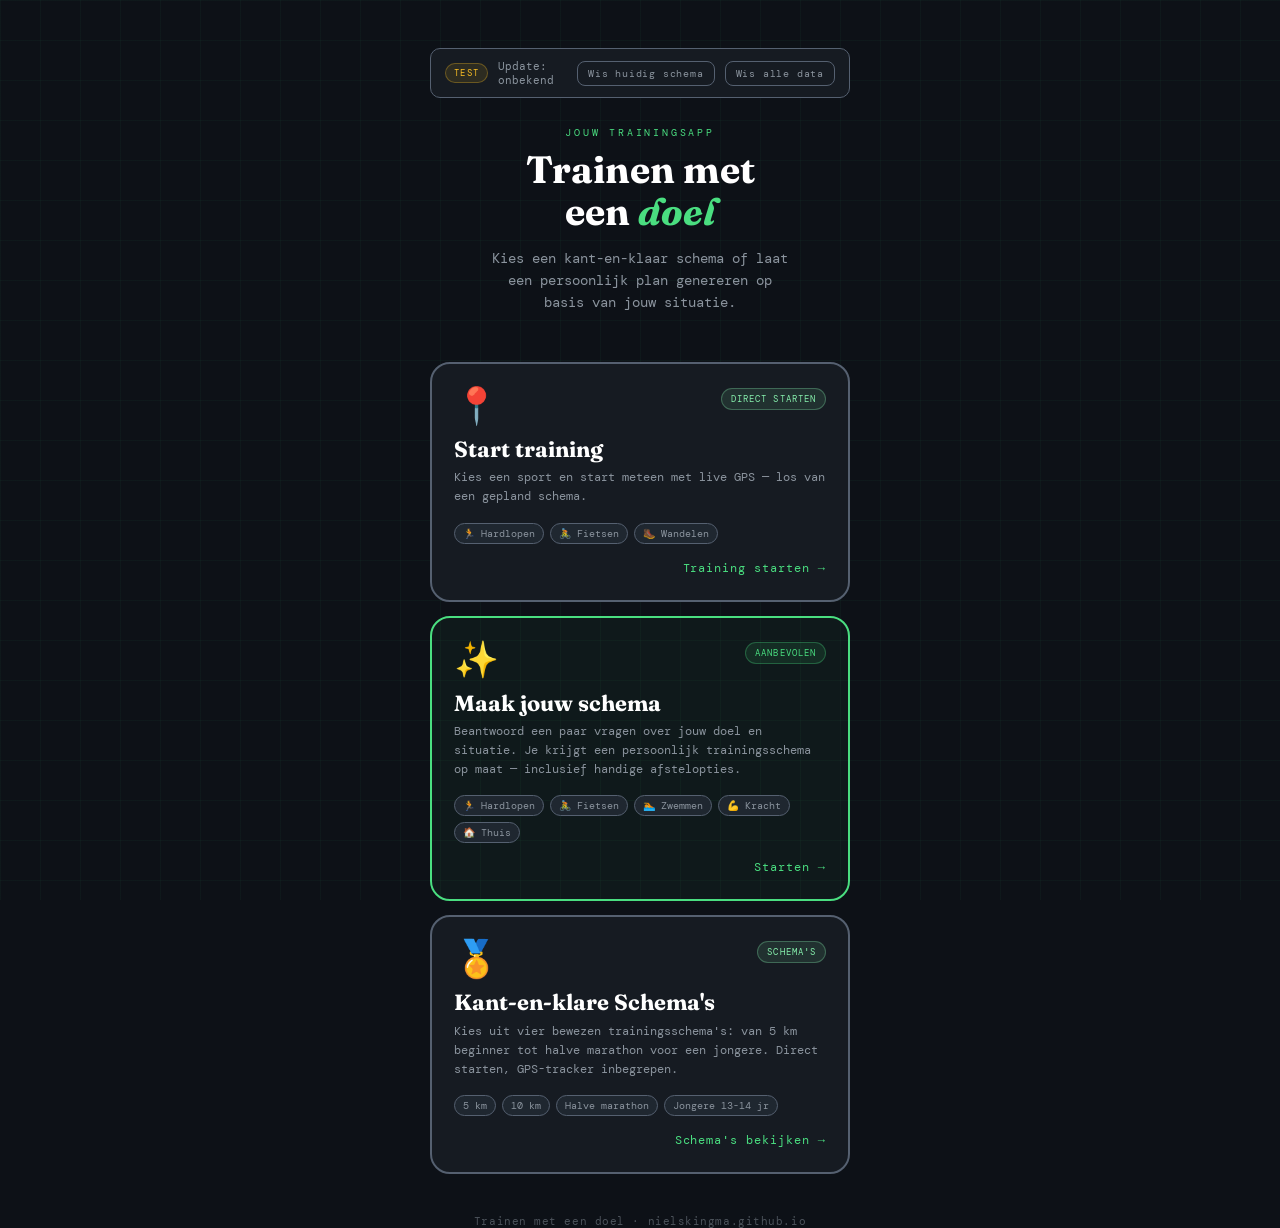
<file: index.html>
<!DOCTYPE html>
<html lang="nl">
<head>
<meta charset="UTF-8">
<meta name="viewport" content="width=device-width, initial-scale=1.0">
<meta name="apple-mobile-web-app-capable" content="yes">
<meta name="apple-mobile-web-app-status-bar-style" content="black-translucent">
<meta name="theme-color" content="#0d1117">
<link rel="manifest" href="manifest.json">
<link rel="icon" href="icons/icon-192.png">
<link rel="apple-touch-icon" href="icons/icon-192.png">
<title>Trainen met een doel</title>
<link rel="preconnect" href="https://fonts.googleapis.com">
<link href="https://fonts.googleapis.com/css2?family=DM+Mono:wght@400;500&family=Fraunces:ital,opsz,wght@0,9..144,300;0,9..144,700;1,9..144,300&display=swap" rel="stylesheet">
<link rel="stylesheet" href="design.css">
<style>
  :root {
    --bg: #0d1117; --surface: #161b22; --surface2: #1f2730;
    --border: #556070; --accent: #4ade80; --accent2: #86efac;
    --text: #ffffff; --muted: #8b949e;
    --mono: 'DM Mono', monospace; --serif: 'Fraunces', serif;
  }
  * { box-sizing: border-box; margin: 0; padding: 0; }
  html, body { height: 100%; }
  body {
    background: var(--bg); color: var(--text);
    font-family: var(--mono); min-height: 100vh;
    display: flex; flex-direction: column; align-items: center; justify-content: flex-start;
    padding: 48px 20px 64px;
  }
  body::before {
    content: ''; position: fixed; inset: 0; pointer-events: none; z-index: 0;
    background-image:
      linear-gradient(rgba(74,222,128,0.04) 1px, transparent 1px),
      linear-gradient(90deg, rgba(74,222,128,0.04) 1px, transparent 1px);
    background-size: 40px 40px;
  }
  .wrap { max-width: 420px; width: 100%; position: relative; z-index: 1; }

  .hero { text-align: center; margin-bottom: 48px; }
  .eyebrow {
    font-size: 10px; letter-spacing: 0.28em; color: var(--accent);
    text-transform: uppercase; margin-bottom: 10px;
  }
  h1 { font-family: var(--serif); font-size: 38px; font-weight: 700; line-height: 1.1; margin-bottom: 14px; }
  h1 em { font-style: italic; color: var(--accent); }
  .hero-sub { font-size: 14px; color: var(--muted); line-height: 1.6; max-width: 300px; margin: 0 auto; }

  .cards { display: flex; flex-direction: column; gap: 14px; }

  .app-card {
    background: var(--surface);
    border: 2px solid var(--border);
    border-radius: 20px;
    padding: 24px 22px;
    text-decoration: none;
    color: inherit;
    display: block;
    transition: border-color 0.2s, background 0.2s, transform 0.12s;
    -webkit-tap-highlight-color: transparent;
  }
  .app-card:hover { border-color: var(--accent); background: rgba(74,222,128,0.05); }
  .app-card:active { transform: scale(0.98); }

  .card-top { display: flex; align-items: flex-start; justify-content: space-between; margin-bottom: 12px; }
  .card-icon { font-size: 36px; line-height: 1; }
  .card-badge {
    font-size: 9px; letter-spacing: 0.12em; text-transform: uppercase;
    padding: 4px 9px; border-radius: 99px;
    background: rgba(74,222,128,0.1); color: var(--accent); border: 1px solid rgba(74,222,128,0.3);
  }
  .card-title { font-family: var(--serif); font-size: 22px; font-weight: 700; margin-bottom: 6px; line-height: 1.2; }
  .card-desc { font-size: 12px; color: var(--muted); line-height: 1.6; margin-bottom: 16px; }

  .card-tags { display: flex; flex-wrap: wrap; gap: 6px; }
  .tag {
    font-size: 10px; padding: 3px 8px; border-radius: 99px;
    background: var(--surface2); border: 1px solid var(--border); color: var(--muted);
  }

  .card-arrow {
    display: flex; align-items: center; justify-content: flex-end;
    margin-top: 16px; color: var(--accent); font-size: 12px; letter-spacing: 0.08em;
    gap: 6px;
  }

  .footer { text-align: center; margin-top: 40px; font-size: 11px; color: var(--muted); opacity: 0.5; letter-spacing: 0.05em; }

  .dev-banner {
    display: flex; align-items: center; gap: 10px; flex-wrap: wrap;
    background: var(--surface); border: 1px solid var(--border);
    border-radius: 10px; padding: 10px 14px; margin-bottom: 28px;
    font-size: 11px; color: var(--muted);
  }
  .dev-badge {
    font-size: 9px; letter-spacing: 0.15em; padding: 3px 8px; border-radius: 99px;
    background: rgba(251,191,36,0.1); color: var(--warn); border: 1px solid rgba(251,191,36,0.3);
    flex-shrink: 0;
  }
  #update-label { flex: 1; }
  .wipe-btn {
    background: none; border: 1px solid var(--border); border-radius: 8px;
    color: var(--muted); font-family: var(--mono); font-size: 10px;
    letter-spacing: 0.08em; padding: 5px 10px; cursor: pointer;
    transition: border-color .2s, color .2s; flex-shrink: 0;
    -webkit-tap-highlight-color: transparent;
  }
  .wipe-btn:hover { border-color: var(--danger); color: var(--danger); }

  /* Danger i.p.v. warn: een onderbroken training is tijdgevoelig (voortgang kan
     alsnog verloren gaan) en moet dus opvallen t.o.v. minder dringende meldingen. */
  .resume-banner {
    margin-bottom: 20px; padding: 14px; border-radius: 12px;
    border: 1px solid var(--danger); background: rgba(248,113,113,.06);
    font-size: 12px; color: var(--text); line-height: 1.7;
  }
  .resume-banner strong { color: var(--danger); }
  .resume-banner .resume-actions { display: flex; gap: 8px; margin-top: 10px; flex-wrap: wrap; }
  .resume-btn {
    padding: 6px 14px; border-radius: 8px; font-family: var(--mono); font-size: 11px;
    letter-spacing: .08em; cursor: pointer; border: 1px solid var(--danger);
    color: var(--danger); background: none; transition: all .2s;
    -webkit-tap-highlight-color: transparent;
  }
  .resume-btn:hover { background: rgba(248,113,113,.1); }
  .resume-btn.primary { background: var(--danger); color: #0d1117; border-color: var(--danger); }
  .resume-btn.primary:hover { background: #fca5a5; }
</style>
</head>
<body>
<div class="wrap">
  <div class="resume-banner" id="resume-banner" style="display:none">
    <strong>Onderbroken training gevonden.</strong> <span id="resume-summary"></span>
    <div class="resume-actions">
      <button class="resume-btn primary" onclick="resumeFromIndex()">Hervatten</button>
      <button class="resume-btn" onclick="discardFromIndex()">Verwijderen</button>
    </div>
  </div>

  <div class="dev-banner">
    <span class="dev-badge">TEST</span>
    <span id="update-label">Update: laden…</span>
    <button class="wipe-btn" onclick="wipeCurrentSchema()">Wis huidig schema</button>
    <button class="wipe-btn" onclick="wipeData()">Wis alle data</button>
  </div>

  <div class="hero">
    <div class="eyebrow">Jouw trainingsapp</div>
    <h1>Trainen met<br>een <em>doel</em></h1>
    <p class="hero-sub">Kies een kant-en-klaar schema of laat een persoonlijk plan genereren op basis van jouw situatie.</p>
  </div>

  <div class="cards">

    <a class="app-card" href="mijn-schema.html" id="card-my-schema" style="display:none;">
      <div class="card-top">
        <div class="card-icon">📋</div>
        <span class="card-badge">Verder gaan</span>
      </div>
      <div class="card-title" id="my-schema-title">Mijn schema</div>
      <div class="card-desc" id="my-schema-desc">Ga verder met je huidige trainingsschema.</div>
      <div class="card-arrow">Openen →</div>
    </a>

    <a class="app-card" href="mijn-schema.html?free=1">
      <div class="card-top">
        <div class="card-icon">📍</div>
        <span class="card-badge" style="background:rgba(134,239,172,0.1);color:var(--accent2);border-color:rgba(134,239,172,0.3)">Direct starten</span>
      </div>
      <div class="card-title">Start training</div>
      <div class="card-desc">Kies een sport en start meteen met live GPS — los van een gepland schema.</div>
      <div class="card-tags">
        <span class="tag">🏃 Hardlopen</span>
        <span class="tag">🚴 Fietsen</span>
        <span class="tag">🥾 Wandelen</span>
      </div>
      <div class="card-arrow">Training starten →</div>
    </a>

    <a class="app-card" href="onboarding.html" style="border-color: var(--accent); background: rgba(74,222,128,0.04);">
      <div class="card-top">
        <div class="card-icon">✨</div>
        <span class="card-badge">Aanbevolen</span>
      </div>
      <div class="card-title">Maak jouw schema</div>
      <div class="card-desc">Beantwoord een paar vragen over jouw doel en situatie. Je krijgt een persoonlijk trainingsschema op maat — inclusief handige afstelopties.</div>
      <div class="card-tags">
        <span class="tag">🏃 Hardlopen</span>
        <span class="tag">🚴 Fietsen</span>
        <span class="tag">🏊 Zwemmen</span>
        <span class="tag">💪 Kracht</span>
        <span class="tag">🏠 Thuis</span>
      </div>
      <div class="card-arrow">Starten →</div>
    </a>

    <a class="app-card" href="schema.html">
      <div class="card-top">
        <div class="card-icon">🏅</div>
        <span class="card-badge" style="background:rgba(134,239,172,0.1);color:var(--accent2);border-color:rgba(134,239,172,0.3)">Schema's</span>
      </div>
      <div class="card-title">Kant-en-klare Schema's</div>
      <div class="card-desc">Kies uit vier bewezen trainingsschema's: van 5 km beginner tot halve marathon voor een jongere. Direct starten, GPS-tracker inbegrepen.</div>
      <div class="card-tags">
        <span class="tag">5 km</span>
        <span class="tag">10 km</span>
        <span class="tag">Halve marathon</span>
        <span class="tag">Jongere 13-14 jr</span>
      </div>
      <div class="card-arrow">Schema's bekijken →</div>
    </a>

  </div>

  <div class="footer">Trainen met een doel · nielskingma.github.io</div>
</div>
<script>
fetch('https://api.github.com/repos/Nielskingma/trainen-met-een-doel/commits?per_page=1')
  .then(r => r.json())
  .then(data => {
    const d = new Date(data[0].commit.author.date);
    const label = d.toLocaleDateString('nl-NL', {day:'numeric', month:'short'}) + ' ' + d.toLocaleTimeString('nl-NL', {hour:'2-digit', minute:'2-digit'});
    document.getElementById('update-label').textContent = 'Update: ' + label;
  })
  .catch(() => { document.getElementById('update-label').textContent = 'Update: onbekend'; });

// Als het besturingssysteem de app na scherm-uit/app-wisselen volledig herstart
// i.p.v. het trainingsscherm te bewaren, land je hier op de startpagina i.p.v.
// terug in mijn-schema.html — die pagina's eigen herstel-balk wordt dan nooit
// getoond. Daarom dezelfde check hier: tmg_active_training staat in dezelfde
// localStorage, ongeacht welke pagina 'm geschreven heeft.
try {
  const activeRaw = localStorage.getItem('tmg_active_training');
  if (activeRaw) {
    const saved = JSON.parse(activeRaw);
    const elapsedMin = Math.max(0, Math.round((Date.now() - saved.startTime) / 60000));
    const sportLabel = saved.label || saved.freeSport || 'Training';
    document.getElementById('resume-summary').textContent =
      `${sportLabel} · ${saved.totalDist.toFixed(2)} km · gestart ${elapsedMin} min geleden`;
    document.getElementById('resume-banner').style.display = 'block';
  }
} catch (e) { localStorage.removeItem('tmg_active_training'); }

function resumeFromIndex() {
  window.location.href = 'mijn-schema.html?resume=1';
}
function discardFromIndex() {
  localStorage.removeItem('tmg_active_training');
  document.getElementById('resume-banner').style.display = 'none';
}

try {
  const raw = localStorage.getItem('tmg_generated_schema');
  if (raw) {
    const schema = JSON.parse(raw);
    document.getElementById('my-schema-title').textContent = schema.title || 'Mijn schema';
    document.getElementById('my-schema-desc').textContent = schema.subtitle || 'Ga verder met je huidige trainingsschema.';
    document.getElementById('card-my-schema').style.display = 'block';
  }
} catch (e) {}

function wipeData() {
  if (confirm('Alle opgeslagen trainingsdata wissen?\nDit kan niet ongedaan worden gemaakt.')) {
    localStorage.clear();
    document.getElementById('update-label').textContent = 'Data gewist ✓';
    setTimeout(() => location.reload(), 800);
  }
}

// Wist alleen het gegenereerde schema + de voortgang erop (afvinkjes, RPE, GPS-resultaten,
// een eventueel lopende training) — niet je intakeprofiel (tmg_profile) of je losse
// vrij-trainen-geschiedenis. Zo kun je opnieuw beginnen zonder de hele intake over te doen.
function wipeCurrentSchema() {
  if (!confirm('Huidig schema en alle voortgang erop wissen?\nJe profiel (doelen, niveau, voorkeuren) blijft bewaard.\nDit kan niet ongedaan worden gemaakt.')) return;
  ['tmg_generated_schema', 'tmg_prev_schema', 'tmg_regen', 'tmg_extend_to_week', 'tmg_active_training']
    .forEach(k => localStorage.removeItem(k));
  Object.keys(localStorage)
    .filter(k => k.startsWith('done_') || k.startsWith('rpe_') || k.startsWith('trk_'))
    .forEach(k => localStorage.removeItem(k));
  document.getElementById('update-label').textContent = 'Schema gewist ✓';
  setTimeout(() => location.reload(), 800);
}

if ('serviceWorker' in navigator) {
  navigator.serviceWorker.register('sw.js').catch(() => {});
}

if ('serviceWorker' in navigator) {
  navigator.serviceWorker.register('sw.js').catch(() => {});
}
</script>
</body>
</html>
</file>
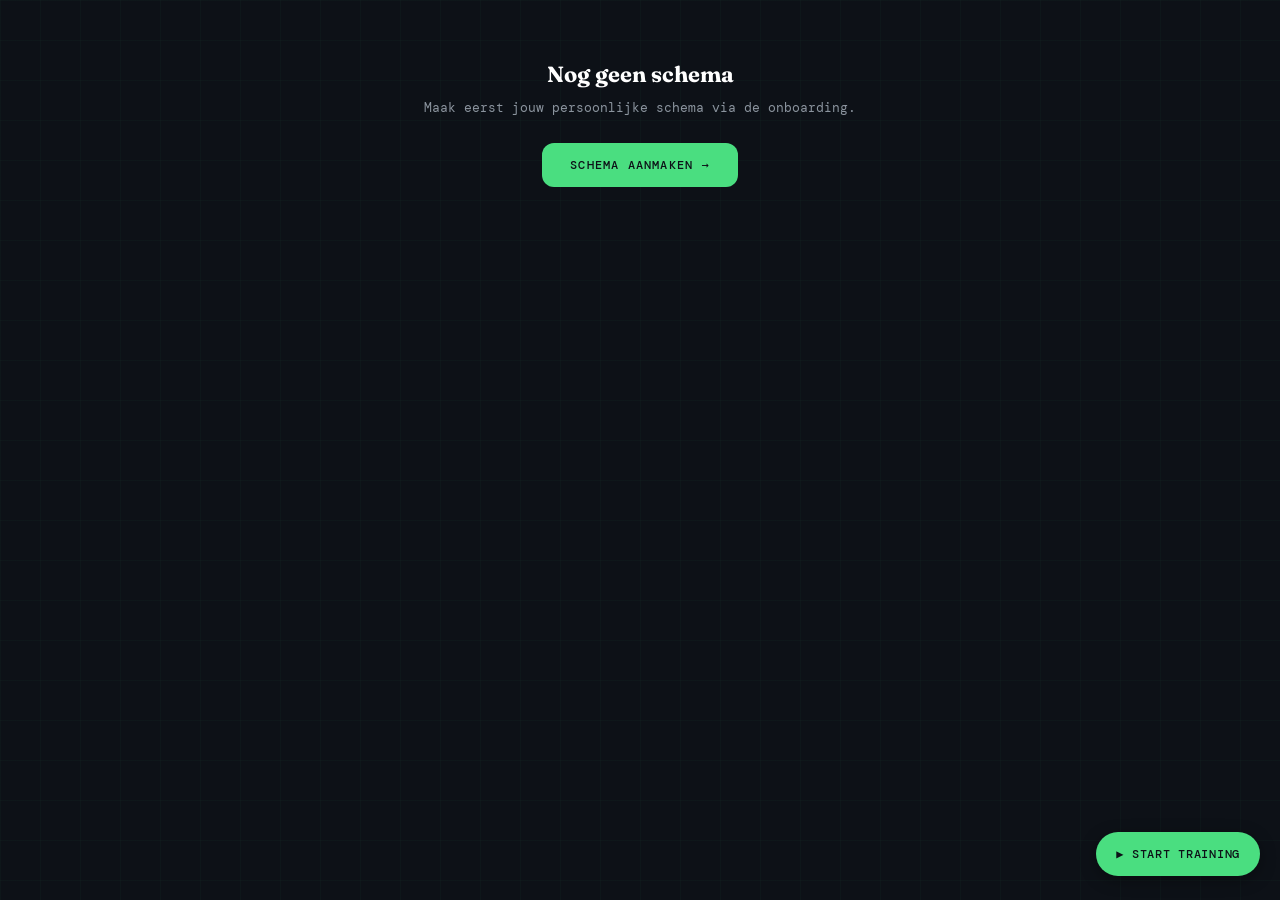
<file: mijn-schema.html>
<!DOCTYPE html>
<html lang="nl">
<head>
<meta charset="UTF-8">
<meta name="viewport" content="width=device-width, initial-scale=1.0, user-scalable=no">
<meta name="apple-mobile-web-app-capable" content="yes">
<meta name="apple-mobile-web-app-status-bar-style" content="black-translucent">
<meta name="theme-color" content="#0d1117">
<link rel="manifest" href="manifest.json">
<link rel="icon" href="icons/icon-192.png">
<link rel="apple-touch-icon" href="icons/icon-192.png">
<title>Mijn schema — Trainen met een doel</title>
<link rel="preconnect" href="https://fonts.googleapis.com">
<link href="https://fonts.googleapis.com/css2?family=DM+Mono:wght@400;500&family=Fraunces:ital,opsz,wght@0,9..144,300;0,9..144,700;1,9..144,300&display=swap" rel="stylesheet">
<link rel="stylesheet" href="design.css">
<style>
:root {
  --bg:#0d1117; --surface:#161b22; --surface2:#1f2730;
  --border:#556070; --accent:#4ade80; --accent2:#86efac;
  --warn:#fbbf24; --danger:#f87171; --text:#ffffff; --muted:#8b949e;
  --mono:'DM Mono',monospace; --serif:'Fraunces',serif;
}
*{box-sizing:border-box;margin:0;padding:0;}
html,body{height:100%;}
body{background:var(--bg);color:var(--text);font-family:var(--mono);overflow-x:hidden;}
body::before{content:'';position:fixed;inset:0;pointer-events:none;z-index:0;
  background-image:linear-gradient(rgba(74,222,128,0.03) 1px,transparent 1px),linear-gradient(90deg,rgba(74,222,128,0.03) 1px,transparent 1px);
  background-size:40px 40px;}

/* ── LAYOUT ── */
.page{max-width:520px;margin:0 auto;padding:0 0 80px;position:relative;z-index:1;}

/* ── HEADER ── */
.sv-header{padding:20px 20px 16px;border-bottom:1px solid var(--border);}
.sv-eyebrow{font-size:10px;letter-spacing:.2em;color:var(--accent);text-transform:uppercase;margin-bottom:4px;}
.sv-header h1{font-family:var(--serif);font-size:24px;font-weight:700;line-height:1.15;}
.sv-header h1 em{font-style:italic;color:var(--accent);}
.sv-sub{font-size:12px;color:var(--muted);margin-top:6px;line-height:1.5;}
.header-actions{display:flex;gap:8px;margin-top:12px;flex-wrap:wrap;}
.btn-sm{background:none;border:1px solid var(--border);color:var(--muted);font-family:var(--mono);font-size:10px;letter-spacing:.1em;text-transform:uppercase;padding:5px 12px;border-radius:99px;cursor:pointer;transition:all .2s;-webkit-tap-highlight-color:transparent;}
.btn-sm:hover{border-color:var(--accent);color:var(--accent);}
.btn-sm.danger:hover{border-color:var(--danger);color:var(--danger);}

/* ── STATS ── */
.stats-row{display:grid;grid-template-columns:repeat(3,1fr);gap:8px;padding:16px 20px;}
.stat-box{background:var(--surface);border:1px solid var(--border);border-radius:10px;padding:12px;text-align:center;}
.stat-val{font-family:var(--serif);font-size:22px;font-weight:700;color:var(--accent);}
.stat-lbl{font-size:9px;color:var(--muted);text-transform:uppercase;letter-spacing:.05em;margin-top:3px;}

/* ── PROGRESS BAR ── */
.progress-wrap{padding:0 20px 16px;}
.pb-header{display:flex;justify-content:space-between;font-size:11px;color:var(--muted);margin-bottom:8px;}
.pb-header strong{color:var(--accent);}
.pb-track{height:6px;background:var(--border);border-radius:99px;overflow:hidden;}
.pb-fill{height:100%;background:linear-gradient(90deg,var(--accent),var(--accent2));border-radius:99px;transition:width .6s ease;}

/* ── TABS ── */
.tabs{display:flex;border-bottom:1px solid var(--border);background:var(--bg);position:sticky;top:0;z-index:10;}
.tab-btn{flex:1;padding:14px 8px;background:none;border:none;color:var(--muted);font-family:var(--mono);font-size:11px;letter-spacing:.08em;text-transform:uppercase;cursor:pointer;border-bottom:2px solid transparent;transition:all .2s;}
.tab-btn.active{color:var(--accent);border-bottom-color:var(--accent);}
.panel{display:none;padding:16px 20px;}
.panel.active{display:block;}

/* ── WEEK CARDS ── */
.week-card{border:1px solid var(--border);border-radius:14px;margin-bottom:12px;overflow:hidden;}
.week-card.current{border-color:var(--accent);}
.week-card.done{opacity:.55;}
.week-card.recovery{border-style:dashed;}
.week-card.taper{border-color:var(--warn);}
.week-card.placeholder{opacity:.5;}
.week-card.placeholder .week-header{cursor:default;}

.week-header{display:flex;justify-content:space-between;align-items:center;padding:13px 16px;background:var(--surface);cursor:pointer;-webkit-tap-highlight-color:transparent;gap:10px;}
.week-left{flex:1;min-width:0;}
.week-meta{font-size:10px;letter-spacing:.1em;color:var(--muted);text-transform:uppercase;margin-bottom:3px;}
.week-title{font-family:var(--serif);font-size:15px;color:var(--text);line-height:1.2;}
.week-right{display:flex;align-items:center;gap:8px;flex-shrink:0;}
.week-vol{font-size:11px;color:var(--muted);}
.week-badge{font-size:10px;padding:3px 9px;border-radius:99px;background:var(--surface2);color:var(--muted);border:1px solid var(--border);white-space:nowrap;}
.week-card.current .week-badge{background:rgba(74,222,128,.1);color:var(--accent);border-color:var(--accent);}
.week-card.recovery .week-badge{background:rgba(251,191,36,.08);color:var(--warn);border-color:var(--warn);}
.week-card.taper .week-badge{background:rgba(251,191,36,.08);color:var(--warn);border-color:var(--warn);}
.week-chevron{color:var(--muted);font-size:12px;transition:transform .2s;}
.week-card.open .week-chevron{transform:rotate(180deg);}

.week-sessions{display:none;padding:12px;gap:8px;flex-direction:column;}
.week-card.open .week-sessions{display:flex;}

/* ── SESSION CARDS ── */
.session-card{background:var(--surface2);border:1px solid var(--border);border-radius:10px;padding:14px;cursor:pointer;-webkit-tap-highlight-color:transparent;}
.session-card.completed{border-color:var(--accent);background:rgba(74,222,128,.04);}
.session-card.race-card{border-color:var(--danger);background:rgba(248,113,113,.04);}
.sc-top{display:flex;justify-content:space-between;align-items:flex-start;margin-bottom:8px;}
.sc-left{flex:1;}
.sc-day{font-size:10px;letter-spacing:.1em;text-transform:uppercase;color:var(--muted);margin-bottom:3px;}
.sc-name{font-size:13px;font-weight:500;color:var(--text);line-height:1.3;}
.sc-right{display:flex;flex-direction:column;align-items:flex-end;gap:4px;flex-shrink:0;}
.sc-vol{font-family:var(--serif);font-size:20px;font-weight:700;color:var(--accent2);line-height:1;white-space:nowrap;}
.sc-check{width:22px;height:22px;border-radius:50%;border:2px solid var(--border);display:flex;align-items:center;justify-content:center;transition:all .2s;flex-shrink:0;}
.session-card.completed .sc-check{background:var(--accent);border-color:var(--accent);}
.sc-check::after{content:'';width:5px;height:9px;border:2px solid #0d1117;border-top:none;border-left:none;transform:rotate(45deg) translateY(-1px);opacity:0;transition:opacity .2s;}
.session-card.completed .sc-check::after{opacity:1;}
.sc-desc{font-size:12px;color:var(--muted);line-height:1.7;border-top:1px solid var(--border);padding-top:8px;white-space:pre-wrap;}
.sc-tags{display:flex;gap:5px;flex-wrap:wrap;margin-top:6px;}
.sc-tag{font-size:9px;padding:2px 7px;border-radius:99px;}
.tag-easy{background:rgba(74,222,128,.1);color:var(--accent);border:1px solid rgba(74,222,128,.3);}
.tag-long{background:rgba(134,239,172,.1);color:var(--accent2);border:1px solid rgba(134,239,172,.3);}
.tag-quality{background:rgba(251,191,36,.1);color:var(--warn);border:1px solid rgba(251,191,36,.3);}
.tag-race{background:rgba(248,113,113,.1);color:var(--danger);border:1px solid rgba(248,113,113,.3);}

/* ── OVERVIEW TAB ── */
.overview-block{background:var(--surface);border:1px solid var(--border);border-radius:14px;padding:18px;margin-bottom:14px;}
.ov-label{font-size:10px;letter-spacing:.15em;text-transform:uppercase;color:var(--muted);margin-bottom:8px;}
.ov-value{font-family:var(--serif);font-size:18px;font-weight:700;line-height:1.3;}
.ov-value em{font-style:italic;color:var(--accent);}
.principle-row{display:flex;gap:12px;align-items:flex-start;padding:10px 0;border-bottom:1px solid var(--border);}
.principle-row:last-child{border-bottom:none;}
.principle-icon{font-size:20px;flex-shrink:0;margin-top:1px;}
.principle-text{font-size:12px;color:var(--muted);line-height:1.6;}
.principle-text strong{color:var(--text);display:block;margin-bottom:2px;}

/* ── RPE FEEDBACK ── */
.rpe-row { display: flex; gap: 6px; margin-top: 10px; flex-wrap: wrap; }
.rpe-btn {
  flex: 1; min-width: 70px; padding: 7px 6px; text-align: center; border: 1px solid var(--border);
  border-radius: 8px; cursor: pointer; font-size: 11px; font-family: var(--mono);
  color: var(--muted); background: var(--surface); transition: all .2s;
  -webkit-tap-highlight-color: transparent; user-select: none;
}
.rpe-btn:hover { border-color: var(--accent); color: var(--accent); }
.rpe-btn.rpe-selected { border-color: var(--accent2); color: var(--accent2); background: rgba(134,239,172,.08); }

/* ── ADAPTIVE BANNER ── */
.adaptive-banner {
  margin: 0 20px 12px; padding: 14px; border-radius: 12px;
  border: 1px solid var(--warn); background: rgba(251,191,36,.06);
  font-size: 12px; color: var(--text); line-height: 1.7;
}
.adaptive-banner strong { color: var(--warn); }
.adaptive-banner .adapt-actions { display: flex; gap: 8px; margin-top: 10px; flex-wrap: wrap; }
.adapt-btn {
  padding: 6px 14px; border-radius: 8px; font-family: var(--mono); font-size: 11px;
  letter-spacing: .08em; cursor: pointer; border: 1px solid var(--warn);
  color: var(--warn); background: none; transition: all .2s;
  -webkit-tap-highlight-color: transparent;
}
.adapt-btn:hover { background: rgba(251,191,36,.1); }
.adapt-btn.primary { background: var(--warn); color: #0d1117; border-color: var(--warn); }
.adapt-btn.primary:hover { background: #fcd34d; }

/* Eigen kleur (danger, niet warn): een onderbroken training is tijdgevoelig —
   voortgang kan alsnog verdwijnen als er niet gehandeld wordt — en moet dus
   opvallen tussen andere, minder dringende amber-banners (zie adaptive-banner
   hierboven). */
.resume-banner {
  margin: 16px 20px; padding: 14px; border-radius: 12px;
  border: 1px solid var(--danger); background: rgba(248,113,113,.06);
  font-size: 12px; color: var(--text); line-height: 1.7;
}
.resume-banner strong { color: var(--danger); }
.resume-banner .adapt-actions { display: flex; gap: 8px; margin-top: 10px; flex-wrap: wrap; }
.resume-banner .adapt-btn { border-color: var(--danger); color: var(--danger); }
.resume-banner .adapt-btn:hover { background: rgba(248,113,113,.1); }
.resume-banner .adapt-btn.primary { background: var(--danger); color: #0d1117; border-color: var(--danger); }
.resume-banner .adapt-btn.primary:hover { background: #fca5a5; }

/* ── PREDICTION BLOCK ── */
.pred-overview { background: var(--surface); border: 1px solid rgba(74,222,128,.2); border-radius: 14px; padding: 18px; margin-bottom: 14px; }
.pred-overview .ov-label { margin-bottom: 12px; }

/* ── EMPTY STATE ── */
.empty-state{text-align:center;padding:60px 20px;}
.empty-state h2{font-family:var(--serif);font-size:22px;margin-bottom:10px;}
.empty-state p{font-size:13px;color:var(--muted);line-height:1.6;margin-bottom:24px;}
.btn-primary{display:inline-block;padding:14px 28px;border-radius:12px;background:var(--accent);color:#0d1117;font-family:var(--mono);font-size:12px;letter-spacing:.1em;text-transform:uppercase;text-decoration:none;font-weight:500;transition:all .2s;}
.btn-primary:hover{background:var(--accent2);}

/* ── GPS TRACKER (start vanaf sessie) ── */
.sc-start{margin-top:10px;width:100%;padding:9px 12px;border-radius:8px;border:1px solid var(--accent);color:var(--accent);background:rgba(74,222,128,.06);font-family:var(--mono);font-size:11px;letter-spacing:.06em;text-transform:uppercase;cursor:pointer;-webkit-tap-highlight-color:transparent;}
.sc-start:hover{background:rgba(74,222,128,.12);}
.sc-tracked{font-size:11px;color:var(--accent2);margin-top:6px;}

#tracker-overlay{display:none;position:fixed;inset:0;background:var(--bg);z-index:200;overflow-y:auto;}
#tracker-overlay.open{display:block;}
.trk-header{padding:20px 20px 0;text-align:right;}
.trk-close{background:none;border:1px solid var(--border);color:var(--muted);border-radius:99px;width:32px;height:32px;font-size:14px;cursor:pointer;-webkit-tap-highlight-color:transparent;}
.trk-state{display:none;}
.trk-state.visible{display:block;}
.trk-info{background:var(--surface);border:1px solid var(--border);border-radius:12px;margin:12px 20px 20px;padding:16px;font-size:13px;color:var(--muted);line-height:1.6;}
.trk-info strong{color:var(--text);}
.trk-active-warning{display:none;margin:0 20px 16px;padding:12px 14px;border-radius:10px;border:1px solid var(--warn);background:rgba(251,191,36,.06);font-size:11.5px;color:var(--text);line-height:1.6;}
.trk-lock-warning{font-size:11px;color:var(--warn);margin:-8px 0 20px;line-height:1.5;}
.trk-gps-dot{display:inline-block;width:8px;height:8px;border-radius:50%;background:var(--warn);margin-right:6px;animation:trkPulse 1.5s infinite;}
.trk-gps-dot.locked{background:var(--accent);animation:none;}
@keyframes trkPulse{0%,100%{opacity:1;transform:scale(1);}50%{opacity:.4;transform:scale(.8);}}
.trk-big{text-align:center;padding:16px 20px 32px;}
.trk-big .val{font-family:var(--serif);font-size:72px;font-weight:700;color:var(--accent);line-height:1;letter-spacing:-2px;}
.trk-big .unit{font-size:14px;color:var(--muted);margin-top:4px;text-transform:uppercase;letter-spacing:.1em;}
.trk-grid{display:grid;grid-template-columns:1fr 1fr;gap:12px;margin:0 20px 24px;}
.trk-grid-3{grid-template-columns:1fr 1fr 1fr;}
.trk-lap-banner{background:var(--surface);border:1px solid var(--warn);border-radius:12px;margin:0 20px 16px;padding:12px 16px;text-align:center;}
.trk-lap-banner #trk-lap-label{display:block;font-size:12px;color:var(--warn);letter-spacing:.05em;margin-bottom:8px;}
.trk-lap-next{background:transparent;border:1px solid var(--warn);color:var(--warn);font-family:var(--mono);font-size:11px;letter-spacing:.06em;text-transform:uppercase;padding:8px 14px;border-radius:8px;cursor:pointer;-webkit-tap-highlight-color:transparent;}
.trk-lap-next:disabled{opacity:.4;cursor:not-allowed;}
#trk-done-laps{margin:0 20px 20px;background:var(--surface);border:1px solid var(--border);border-radius:10px;padding:4px 14px;}
.trk-lap-row{display:flex;justify-content:space-between;font-size:12px;color:var(--muted);padding:8px 0;border-bottom:1px solid var(--border);}
.trk-lap-row:last-child{border-bottom:none;}
.trk-box{background:var(--surface);border:1px solid var(--border);border-radius:10px;padding:14px;text-align:center;}
.trk-box .val{font-family:var(--serif);font-size:28px;font-weight:700;color:var(--text);}
.trk-box .lbl{font-size:10px;color:var(--muted);text-transform:uppercase;letter-spacing:.1em;margin-top:4px;}
.trk-btn{display:block;width:calc(100% - 40px);margin:0 20px 12px;padding:18px;border-radius:12px;border:none;font-family:var(--mono);font-size:13px;letter-spacing:.1em;text-transform:uppercase;cursor:pointer;-webkit-tap-highlight-color:transparent;}
.trk-btn-primary{background:var(--accent);color:#0d1117;font-weight:500;}
.trk-btn-primary:disabled{background:var(--border);color:var(--muted);cursor:not-allowed;}
.gps-search-status{text-align:center;font-size:11px;color:var(--muted);margin:-4px 0 12px;}
.trk-btn-danger{background:transparent;border:1px solid var(--danger);color:var(--danger);}
.trk-btn-muted{background:var(--surface);border:1px solid var(--border);color:var(--muted);}
.trk-btn-lock{background:transparent;border:1px solid var(--warn);color:var(--warn);}

#trk-lock{display:none;position:fixed;inset:0;background:var(--bg);z-index:999;flex-direction:column;align-items:center;justify-content:center;text-align:center;padding:40px 20px;touch-action:none;}
#trk-lock.active{display:flex;}
.trk-lock-dist{font-family:var(--serif);font-size:96px;font-weight:700;color:var(--accent);line-height:1;letter-spacing:-4px;}
.trk-lock-unit{font-size:16px;color:var(--muted);text-transform:uppercase;letter-spacing:.15em;margin-top:8px;margin-bottom:40px;}
.trk-lock-stats{display:flex;gap:48px;margin-bottom:60px;}
.trk-lock-stats span{font-family:var(--serif);font-size:36px;font-weight:700;color:var(--text);display:block;}
.trk-lock-lbl{font-size:11px;color:var(--muted);text-transform:uppercase;letter-spacing:.1em;margin-top:4px;}
.trk-lock-hint{font-size:13px;color:var(--muted);margin-bottom:20px;}
.trk-lock-btn{background:var(--surface);border:1px solid var(--border);color:var(--text);font-family:var(--mono);font-size:14px;padding:18px 32px;border-radius:12px;cursor:pointer;user-select:none;-webkit-user-select:none;position:relative;overflow:hidden;transition:border-color .2s;}
.trk-lock-btn::after{content:'';position:absolute;left:0;top:0;bottom:0;width:0%;background:rgba(74,222,128,.15);transition:none;}
.trk-lock-btn.filling::after{width:100%;transition:width 3s linear;}

.fab-start{
  position:fixed; right:20px; bottom:24px; z-index:150;
  display:flex; align-items:center; gap:8px;
  background:var(--accent); color:#0d1117; border:none; border-radius:99px;
  padding:14px 20px; font-family:var(--mono); font-size:12px; letter-spacing:.06em; text-transform:uppercase;
  font-weight:500; cursor:pointer; box-shadow:0 4px 16px rgba(0,0,0,.35);
  -webkit-tap-highlight-color:transparent;
}
.fab-start:hover{background:var(--accent2);}

.sportpick-row{display:flex; flex-direction:column; gap:10px; margin:0 20px 20px;}
.sportpick-btn{
  display:flex; align-items:center; gap:12px; text-align:left;
  background:var(--surface); border:1px solid var(--border); border-radius:12px;
  padding:16px; font-family:var(--mono); font-size:14px; color:var(--text); cursor:pointer;
  -webkit-tap-highlight-color:transparent;
}
.sportpick-btn:hover{border-color:var(--accent);}
.sportpick-btn.selected{border-color:var(--accent);background:rgba(74,222,128,.08);color:var(--accent);}
.sportpick-icon{font-size:22px;}
</style>
</head>
<body>
<button class="fab-start" onclick="openFreeStart()">▶ Start training</button>

<div class="page" id="page">
  <div class="resume-banner" id="resume-banner" style="display:none">
    <strong>Onderbroken training gevonden</strong><br>
    <span id="resume-summary"></span>
    <div class="adapt-actions">
      <button class="adapt-btn primary" onclick="resumeActiveTraining()">Hervatten</button>
      <button class="adapt-btn" onclick="discardActiveTraining()">Verwijderen</button>
    </div>
  </div>

  <div id="empty-state" class="empty-state" style="display:none;">
    <h2>Nog geen schema</h2>
    <p>Maak eerst jouw persoonlijke schema via de onboarding.</p>
    <a class="btn-primary" href="onboarding.html">Schema aanmaken →</a>
  </div>
  <div id="schema-view">
    <!-- filled by JS -->
  </div>
</div>

<div id="tracker-overlay">
  <div class="trk-header">
    <button class="trk-close" onclick="trkClose()">✕</button>
  </div>

  <div class="trk-state visible" id="trk-sportpick">
    <div class="trk-info">
      <strong>Kies een sport</strong><br>
      <span style="font-size:12px">Los van een gepland schema — direct starten met live GPS.</span>
    </div>
    <div class="sportpick-row">
      <button class="sportpick-btn" data-sport="hardlopen" onclick="selectFreeSport('hardlopen','🏃 Hardlopen')"><span class="sportpick-icon">🏃</span> Hardlopen</button>
      <button class="sportpick-btn" data-sport="fietsen" onclick="selectFreeSport('fietsen','🚴 Fietsen')"><span class="sportpick-icon">🚴</span> Fietsen</button>
      <button class="sportpick-btn" data-sport="wandelen" onclick="selectFreeSport('wandelen','🥾 Wandelen')"><span class="sportpick-icon">🥾</span> Wandelen</button>
    </div>
    <div id="free-start-section" style="display:none">
      <button class="trk-btn trk-btn-lock hr-connect-btn" onclick="hrConnect()" style="display:none">❤️ Koppel hartslagsensor</button>
      <div class="hr-status" style="text-align:center;font-size:11px;color:var(--muted);margin:-4px 0 12px;"></div>

      <div class="trk-big">
        <div class="val trk-dist-el">0.00</div>
        <div class="unit">kilometer</div>
      </div>
      <div class="trk-grid trk-grid-3">
        <div class="trk-box"><div class="val trk-time-el">00:00</div><div class="lbl">Tijd</div></div>
        <div class="trk-box"><div class="val trk-pace-el">--:--</div><div class="lbl">Tempo /km</div></div>
        <div class="trk-box"><div class="val trk-hr-el">--</div><div class="lbl">Hartslag</div></div>
      </div>

      <div class="gps-search-status"></div>
      <div class="trk-active-warning">⚠️ Zet het scherm niet handmatig uit en sluit de app niet af — de training kan dan verloren gaan. Moet je stoppen? Gebruik de pauzeknop.</div>
      <button class="trk-btn trk-btn-primary trk-start-btn-gated" id="free-start-btn" onclick="beginFreeTraining()" disabled>▶ <span id="free-start-label">Start training</span></button>
      <button class="trk-btn trk-btn-lock trk-pause-btn" id="free-pause-btn" onclick="trkPauseToggle()" style="display:none">⏸ Pauzeren</button>
      <button class="trk-btn trk-btn-lock" id="free-lock-btn" onclick="trkLockScreen()" style="display:none">🔒 Scherm vergrendelen</button>
      <button class="trk-btn trk-btn-danger" id="free-stop-btn" onclick="trkStop()" style="display:none">■ Stop training</button>
    </div>
  </div>

  <div class="trk-state" id="trk-idle">
    <div class="trk-info">
      <span class="trk-gps-dot" id="trk-gps-dot"></span>
      <strong id="trk-idle-name">—</strong><br>
      <span id="trk-idle-target-label" style="font-size:12px;color:var(--accent);"></span>
    </div>
    <div class="trk-info" id="trk-idle-desc-box" style="display:none"></div>
    <div class="trk-lap-banner" id="trk-lap-banner" style="display:none">
      <span id="trk-lap-label">Warming-up</span>
      <button class="trk-lap-next" id="trk-lap-next-btn" onclick="trkNextPhase()" disabled>Volgende: hoofdtraining →</button>
    </div>
    <button class="trk-btn trk-btn-lock hr-connect-btn" onclick="hrConnect()" style="display:none">❤️ Koppel hartslagsensor</button>
    <div class="hr-status" style="text-align:center;font-size:11px;color:var(--muted);margin:-4px 0 12px;"></div>

    <div class="trk-big">
      <div class="val trk-dist-el" id="trk-dist">0.00</div>
      <div class="unit">kilometer</div>
    </div>
    <div class="trk-grid trk-grid-3">
      <div class="trk-box"><div class="val trk-time-el" id="trk-time">00:00</div><div class="lbl">Tijd</div></div>
      <div class="trk-box"><div class="val trk-pace-el" id="trk-pace">--:--</div><div class="lbl">Tempo /km</div></div>
      <div class="trk-box"><div class="val trk-hr-el" id="trk-hr">--</div><div class="lbl">Hartslag</div></div>
    </div>

    <div class="gps-search-status"></div>
    <div class="trk-active-warning">⚠️ Zet het scherm niet handmatig uit en sluit de app niet af — de training kan dan verloren gaan. Moet je stoppen? Gebruik de pauzeknop.</div>
    <button class="trk-btn trk-btn-primary trk-start-btn-gated" id="sess-start-btn" onclick="beginSessionTraining()" disabled>▶ Start training</button>
    <button class="trk-btn trk-btn-lock trk-pause-btn" id="sess-pause-btn" onclick="trkPauseToggle()" style="display:none">⏸ Pauzeren</button>
    <button class="trk-btn trk-btn-lock" id="sess-lock-btn" onclick="trkLockScreen()" style="display:none">🔒 Scherm vergrendelen</button>
    <button class="trk-btn trk-btn-danger" id="sess-stop-btn" onclick="trkStop()" style="display:none">■ Stop training</button>
  </div>

  <div class="trk-state" id="trk-done">
    <div class="trk-big">
      <div style="font-size:40px;margin-bottom:8px">✓</div>
      <div class="val" id="trk-done-dist">0.00</div>
      <div class="unit">kilometer · training voltooid</div>
    </div>
    <div class="trk-grid" id="trk-done-grid">
      <div class="trk-box"><div class="val" id="trk-done-time">00:00</div><div class="lbl">Tijd</div></div>
      <div class="trk-box"><div class="val" id="trk-done-pace">--:--</div><div class="lbl">Gem. tempo</div></div>
      <div class="trk-box" id="trk-done-hr-box" style="display:none"><div class="val" id="trk-done-hr">--</div><div class="lbl">Gem. hartslag</div></div>
    </div>
    <div id="trk-done-laps" style="display:none"></div>
    <button class="trk-btn trk-btn-primary" onclick="trkSave()" id="trk-save-btn">💾 Opslaan &amp; afvinken</button>
    <button class="trk-btn trk-btn-muted" onclick="trkClose()">Sluiten zonder opslaan</button>
  </div>
</div>

<div id="trk-lock">
  <div class="trk-lock-dist" id="trk-lock-dist">0.00</div>
  <div class="trk-lock-unit">kilometer</div>
  <div class="trk-lock-stats">
    <div><span id="trk-lock-time">00:00</span><div class="trk-lock-lbl">Tijd</div></div>
    <div><span id="trk-lock-pace">--:--</span><div class="trk-lock-lbl">Tempo /km</div></div>
  </div>
  <div class="trk-lock-warning">⚠️ Zet het scherm niet handmatig uit — de training kan dan verloren gaan</div>
  <div class="trk-lock-hint">Houd 3 seconden ingedrukt om te ontgrendelen</div>
  <button class="trk-lock-btn" id="trk-lock-btn"
    onpointerdown="trkStartUnlock()" onpointerup="trkCancelUnlock()" onpointerleave="trkCancelUnlock()">
    🔓 Houd ingedrukt om te ontgrendelen
  </button>
</div>

<script>
// ── VOORTGANG BEWAKEN NA HERBEREKENING ───────────────
// Bij het opnieuw genereren van een schema (curve-aanpassing, sessies/week
// bijstellen, of "Schema aanpassen") wordt hier het vorige schema mee
// gestuurd. Alleen weken waar het aantal sessies (en dus de dag-indeling)
// ongewijzigd is gebleven, houden hun afvinkjes/RPE/GPS-resultaten — bij een
// gewijzigde indeling zou een oud vinkje op de verkeerde, nieuwe sessie
// terechtkomen, dus die voortgang wordt dan bewust gewist in plaats van
// foutief hergebruikt.
function reconcileProgressAfterRegen(newSchema) {
  const prevRaw = localStorage.getItem('tmg_prev_schema');
  localStorage.removeItem('tmg_prev_schema');
  if (!prevRaw) return;
  let prevSchema;
  try { prevSchema = JSON.parse(prevRaw); } catch(e) { return; }

  const len = Math.max(prevSchema.weeks.length, newSchema.weeks.length);
  for (let wi = 0; wi < len; wi++) {
    const prevWk = prevSchema.weeks[wi];
    const newWk  = newSchema.weeks[wi];
    if (!prevWk || !newWk) continue;
    if (!prevWk.sessions || !newWk.sessions) continue; // (nog) niet-geplande week — niets te vergelijken
    const w = newWk.weekNum;
    const sameStructure = prevWk.sessions.length === newWk.sessions.length;
    if (sameStructure) continue;
    const clearUpTo = Math.max(prevWk.sessions.length, newWk.sessions.length);
    for (let si = 0; si < clearUpTo; si++) {
      localStorage.removeItem(doneKey(w, si));
      localStorage.removeItem(rpeKey(w, si));
      localStorage.removeItem(trkKey(w, si));
    }
  }
}

// ── ROLLING HORIZON: eerstvolgende weken automatisch bijvullen ──
// Er staan altijd minstens de huidige + 1 week concreet klaar. Ligt de
// rand van wat al gepland is te dichtbij, dan wordt er stil (zonder
// melding) bijgegenereerd via hetzelfde regen-mechanisme dat ook de
// curve-aanpassingen gebruikt — inclusief de voortgangsbewaking daarvan.
function ensureConcreteWeeks(schema) {
  const curWeek = getCurrentWeek(schema);
  const desiredThrough = Math.min(schema.weeks.length, curWeek + 1);
  if ((schema.plannedThroughWeek || 0) < desiredThrough) {
    localStorage.setItem('tmg_extend_to_week', String(desiredThrough));
    regenFromProfile(schema.profile, schema);
    return true;
  }
  return false;
}

// ── LOAD SCHEMA ──────────────────────────────────────
const raw = localStorage.getItem('tmg_generated_schema');
if (!raw) {
  document.getElementById('empty-state').style.display = 'block';
  document.getElementById('schema-view').style.display = 'none';
} else {
  const schema = JSON.parse(raw);
  reconcileProgressAfterRegen(schema);
  if (!ensureConcreteWeeks(schema)) {
    renderSchema(schema);
    renderSessiesAdjust(schema);
  }
}

// ── ONDERBROKEN TRAINING HERSTELLEN ──────────────────
// Als de pagina op de achtergrond gedood werd (bijv. tijdens een langer
// telefoongesprek) is alle live tracker-state normaal gesproken kwijt.
// tmg_active_training wordt elke seconde bijgewerkt tijdens het trainen en
// alleen opgeruimd bij bewust stoppen/opslaan/sluiten — staat 'ie er bij het
// laden nog steeds, dan was de vorige training dus onderbroken.
(function checkForInterruptedTraining() {
  const activeRaw = localStorage.getItem('tmg_active_training');
  if (!activeRaw) return;
  let saved;
  try { saved = JSON.parse(activeRaw); } catch (e) { localStorage.removeItem('tmg_active_training'); return; }
  const elapsedMin = Math.max(0, Math.round((Date.now() - saved.startTime) / 60000));
  const sportLabel = saved.label || saved.freeSport || 'Training';
  document.getElementById('resume-summary').textContent =
    `${sportLabel} · ${saved.totalDist.toFixed(2)} km · gestart ${elapsedMin} min geleden`;
  document.getElementById('resume-banner').style.display = 'block';
})();

// ── SESSIES ADJUST ────────────────────────────────────
function renderSessiesAdjust(schema) {
  const p = schema.profile || {};
  const multi = (p.activities || []).length > 1;
  const as = (p.tuning && p.tuning.activitySessions) || {};
  const actNames = {hardlopen:'Hardlopen',fietsen:'Fietsen',zwemmen:'Zwemmen',kracht:'Kracht',wandelen:'Wandelen',thuis:'Thuis'};
  const actIcons = {hardlopen:'🏃',fietsen:'🚴',zwemmen:'🏊',kracht:'🏋️',wandelen:'🥾',thuis:'🏠'};
  const el = document.getElementById('sessies-adjust');
  if (!el) return;

  if (multi && Object.keys(as).length) {
    el.innerHTML = `
    <div style="font-size:10px;letter-spacing:.12em;color:var(--muted);text-transform:uppercase;margin-bottom:8px;">Sessies per activiteit</div>
    ${(p.activities||[]).map(a => `
    <div style="display:flex;align-items:center;justify-content:space-between;padding:8px 0;border-bottom:1px solid var(--border);">
      <div style="font-size:12px;">${actIcons[a]||''} ${actNames[a]||a}</div>
      <div style="display:flex;align-items:center;gap:10px;">
        <button onclick="adjustAndRegen('${a}',-1)" style="width:28px;height:28px;border-radius:50%;border:1px solid var(--border);background:var(--surface);color:var(--muted);font-size:16px;cursor:pointer;display:flex;align-items:center;justify-content:center;">−</button>
        <span id="ms-count-${a}" style="font-family:var(--serif);font-size:18px;font-weight:700;color:var(--accent);min-width:18px;text-align:center;">${as[a]||1}</span>
        <button onclick="adjustAndRegen('${a}',1)"  style="width:28px;height:28px;border-radius:50%;border:1px solid var(--border);background:var(--surface);color:var(--muted);font-size:16px;cursor:pointer;display:flex;align-items:center;justify-content:center;">+</button>
      </div>
    </div>`).join('')}`;
  } else {
    const cur = (p.tuning && p.tuning.sessies) || 3;
    el.innerHTML = `
    <div style="display:flex;align-items:center;gap:12px;flex-wrap:wrap;">
      <span style="font-size:11px;color:var(--muted);letter-spacing:.1em;text-transform:uppercase;">Sessies/week</span>
      <div style="display:flex;align-items:center;gap:10px;">
        <button onclick="adjustAndRegen(null,-1)" style="width:28px;height:28px;border-radius:50%;border:1px solid var(--border);background:var(--surface);color:var(--muted);font-size:16px;cursor:pointer;display:flex;align-items:center;justify-content:center;">−</button>
        <span id="ms-count-total" style="font-family:var(--serif);font-size:18px;font-weight:700;color:var(--accent);min-width:18px;text-align:center;">${cur}×</span>
        <button onclick="adjustAndRegen(null,1)"  style="width:28px;height:28px;border-radius:50%;border:1px solid var(--border);background:var(--surface);color:var(--muted);font-size:16px;cursor:pointer;display:flex;align-items:center;justify-content:center;">+</button>
      </div>
    </div>`;
  }
}

function adjustAndRegen(activity, delta) {
  const schema = JSON.parse(localStorage.getItem('tmg_generated_schema'));
  if (!schema) return;
  const p = schema.profile;
  if (!p.tuning.activitySessions) p.tuning.activitySessions = {};

  if (activity) {
    const cur = p.tuning.activitySessions[activity] || 1;
    const newVal = cur + delta;
    if (delta > 0 && newVal > 7) return; // max 7 dagen per week per activiteit
    p.tuning.activitySessions[activity] = Math.max(1, newVal);
    p.tuning.sessies = Object.values(p.tuning.activitySessions).reduce((s,v)=>s+v,0);
  } else {
    p.tuning.sessies = Math.max(1, Math.min(7, (p.tuning.sessies||3) + delta));
  }

  // Re-generate
  localStorage.setItem('tmg_profile', JSON.stringify(p));
  regenFromProfile(p, schema);
}

function regenFromProfile(p, oldSchema) {
  // Inline mini-generator: re-run by loading onboarding generator logic
  // Since we can't call onboarding.html JS directly, redirect with a flag
  localStorage.setItem('tmg_regen', '1');
  localStorage.setItem('tmg_profile', JSON.stringify(p));
  window.location.href = 'onboarding.html#regen';
}

// ── PROGRESS TRACKING ────────────────────────────────
function doneKey(w, s) { return 'done_' + w + '_' + s; }
function isDone(w, s)  { return localStorage.getItem(doneKey(w,s)) === '1'; }
function rpeKey(w, s)  { return 'rpe_' + w + '_' + s; }
function saveRPE(w, s, rpe, btn) {
  localStorage.setItem(rpeKey(w, s), rpe);
  btn.closest('.rpe-row').querySelectorAll('.rpe-btn').forEach(b => b.classList.remove('rpe-selected'));
  btn.classList.add('rpe-selected');
  checkAdaptive();
}

function getWeekRPE(wi) {
  const schema = JSON.parse(localStorage.getItem('tmg_generated_schema'));
  if (!schema) return null;
  const wk = schema.weeks[wi];
  if (!wk || !wk.sessions) return null;
  const w = wk.weekNum;
  const vals = wk.sessions.map((_, si) => {
    const v = localStorage.getItem(rpeKey(w, si));
    return v ? parseInt(v) : null;
  }).filter(v => v !== null);
  if (vals.length === 0) return null;
  return vals.reduce((a,b) => a+b, 0) / vals.length;
}

function checkAdaptive() {
  const schema = JSON.parse(localStorage.getItem('tmg_generated_schema'));
  if (!schema) return;
  const curWeek = getCurrentWeek(schema);
  let banner = document.getElementById('adaptive-banner');
  if (!banner) return;

  // Look at the last completed week
  for (let wi = curWeek - 2; wi >= 0; wi--) {
    const avg = getWeekRPE(wi);
    if (avg === null) continue;
    const w = schema.weeks[wi].weekNum;
    if (avg >= 3.7) {
      banner.innerHTML = `
        <strong>💡 Schema-aanpassing</strong><br>
        Week ${w} was <strong>zwaar</strong> (gem. inspanning ${avg.toFixed(1)}/5). Wil je het schema iets rustiger maken?
        <div class="adapt-actions">
          <button class="adapt-btn primary" onclick="adaptCurve(-1)">Curve zachter</button>
          <button class="adapt-btn" onclick="dismissAdaptive()">Later</button>
        </div>`;
      banner.style.display = 'block';
      return;
    }
    if (avg <= 1.4) {
      banner.innerHTML = `
        <strong>💡 Schema-aanpassing</strong><br>
        Week ${w} was <strong>te licht</strong> (gem. inspanning ${avg.toFixed(1)}/5). Wil je het schema uitdagender maken?
        <div class="adapt-actions">
          <button class="adapt-btn primary" onclick="adaptCurve(1)">Curve zwaarder</button>
          <button class="adapt-btn" onclick="dismissAdaptive()">Later</button>
        </div>`;
      banner.style.display = 'block';
      return;
    }
    break;
  }
}

function adaptCurve(delta) {
  const p = JSON.parse(localStorage.getItem('tmg_profile') || '{}');
  p.tuning = p.tuning || {};
  p.tuning.curve = Math.max(1, Math.min(11, (p.tuning.curve || 6) + delta));
  localStorage.setItem('tmg_profile', JSON.stringify(p));
  dismissAdaptive();
  regenFromProfile(p, JSON.parse(localStorage.getItem('tmg_generated_schema')));
}

function dismissAdaptive() {
  const el = document.getElementById('adaptive-banner');
  if (el) el.style.display = 'none';
}

function toggleDone(w, s, el) {
  const key = doneKey(w, s);
  const card = el.closest('.session-card');
  if (localStorage.getItem(key) === '1') {
    localStorage.removeItem(key);
    localStorage.removeItem(rpeKey(w, s));
    localStorage.removeItem(trkKey(w, s));
    card.classList.remove('completed');
    const rpeRow = card.querySelector('.rpe-row');
    if (rpeRow) rpeRow.remove();
  } else {
    localStorage.setItem(key, '1');
    card.classList.add('completed');
    // Show RPE selector if not yet rated
    if (!localStorage.getItem(rpeKey(w, s)) && !card.querySelector('.rpe-row')) {
      const existing = card.querySelector('.sc-tags');
      const rpeDiv = document.createElement('div');
      rpeDiv.className = 'rpe-row';
      rpeDiv.innerHTML =
        `<span style="font-size:10px;color:var(--muted);align-self:center;flex-basis:100%;margin-bottom:2px">Hoe was het?</span>` +
        `<button class="rpe-btn" onclick="saveRPE(${w},${s},1,this);event.stopPropagation()">😮 Te licht</button>` +
        `<button class="rpe-btn" onclick="saveRPE(${w},${s},3,this);event.stopPropagation()">👍 Prima</button>` +
        `<button class="rpe-btn" onclick="saveRPE(${w},${s},5,this);event.stopPropagation()">🔥 Zwaar</button>`;
      if (existing) existing.after(rpeDiv);
      else card.appendChild(rpeDiv);
    }
  }
  updateProgress();
  checkAdaptive();
}

function countDone(schema) {
  let done = 0, total = 0;
  schema.weeks.forEach((wk, wi) => {
    (wk.sessions || []).forEach((_, si) => { total++; if (isDone(wi+1, si)) done++; });
  });
  return { done, total };
}

function updateProgress() {
  const schema = JSON.parse(localStorage.getItem('tmg_generated_schema'));
  if (!schema) return;
  const { done, total } = countDone(schema);
  const pct = total > 0 ? Math.round(done / total * 100) : 0;
  const el = document.getElementById('pb-fill');
  const lb = document.getElementById('pb-done');
  if (el) el.style.width = pct + '%';
  if (lb) lb.textContent = done + ' / ' + total;
}

// ── CURRENT WEEK DETECTION ───────────────────────────
function getCurrentWeek(schema) {
  if (!schema.startDate) return 1;
  const start = new Date(schema.startDate);
  const now   = new Date();
  const diff  = Math.floor((now - start) / (1000 * 60 * 60 * 24 * 7));
  return Math.min(Math.max(1, diff + 1), schema.weeks.length);
}

// ── TAG BADGE ────────────────────────────────────────
function tagBadge(tag) {
  const cls = tag === 'easy' ? 'tag-easy' : tag === 'long' ? 'tag-long' : tag === 'race' ? 'tag-race' : 'tag-quality';
  const lbl = tag === 'easy' ? 'Rustig' : tag === 'long' ? 'Lange loop' : tag === 'race' ? 'Wedstrijd' : 'Kwaliteit';
  return `<span class="sc-tag ${cls}">${lbl}</span>`;
}

// ── RENDER ───────────────────────────────────────────
function renderSchema(schema) {
  const curWeek = getCurrentWeek(schema);
  const { done, total } = countDone(schema);
  const pct = total > 0 ? Math.round(done / total * 100) : 0;
  const totalSessions = schema.weeks.reduce((s,w) => s + (w.sessions || []).length, 0);
  const p = schema.profile || {};

  // Build volume stat
  const runWeeks = schema.weeks.filter(w => w.sessions && w.sessions.some(s => s.volume && s.volume.includes('km')));
  const volumes = runWeeks.map(w => w.sessions.reduce((sum, s) => {
    const m = s.volume && s.volume.match(/^(\d+)/);
    return sum + (m ? parseInt(m[1]) : 0);
  }, 0));
  const peakVol = volumes.length ? Math.max(...volumes) : 0;
  const volLabel = peakVol > 0 ? peakVol + ' km' : schema.weeks[Math.floor(schema.weeks.length*0.7)]?.weekVolume || '—';

  document.getElementById('schema-view').innerHTML = `
  <div class="sv-header">
    <div class="sv-eyebrow">Jouw schema</div>
    <h1>${schema.title.includes(' ') ? schema.title.replace(/(\w+)$/, '<em>$1</em>') : schema.title}</h1>
    <div class="sv-sub">${schema.subtitle}</div>
    <div class="header-actions">
      <button class="btn-sm" onclick="window.location='onboarding.html?step=4'">✦ Instellingen aanpassen</button>
      <button class="btn-sm danger" onclick="resetSchema()">↺ Opnieuw beginnen</button>
    </div>
    <div id="sessies-adjust" style="margin-top:14px;"></div>
  </div>

  <div class="stats-row">
    <div class="stat-box"><div class="stat-val">${schema.weeks.length}</div><div class="stat-lbl">Weken</div></div>
    <div class="stat-box"><div class="stat-val">${totalSessions}</div><div class="stat-lbl">Sessies</div></div>
    <div class="stat-box"><div class="stat-val">${volLabel}</div><div class="stat-lbl">Piek week</div></div>
  </div>

  <div class="progress-wrap">
    <div class="pb-header"><span>Voortgang</span><strong id="pb-done">${done} / ${total}</strong></div>
    <div class="pb-track"><div class="pb-fill" id="pb-fill" style="width:${pct}%"></div></div>
  </div>

  <div class="adaptive-banner" id="adaptive-banner" style="display:none"></div>

  <div class="tabs">
    <button class="tab-btn active" onclick="switchTab('schema')">Schema</button>
    <button class="tab-btn" onclick="switchTab('overview')">Opbouw</button>
  </div>

  <div class="panel active" id="panel-schema">
    ${schema.weeks.map((wk, wi) => renderWeek(wk, wi, curWeek)).join('')}
  </div>

  <div class="panel" id="panel-overview">
    ${renderOverview(schema, p)}
  </div>
  `;

  // Auto-open current week
  const curCard = document.getElementById('week-' + curWeek);
  if (curCard) {
    curCard.classList.add('open');
    setTimeout(() => curCard.scrollIntoView({ behavior: 'smooth', block: 'start' }), 300);
  }

  // Restore RPE selections on already-completed sessions
  schema.weeks.forEach(wk => {
    (wk.sessions || []).forEach((_, si) => {
      const w = wk.weekNum;
      const rpe = localStorage.getItem(rpeKey(w, si));
      if (!rpe || !isDone(w, si)) return;
      const card = document.querySelector(`[onclick="toggleDone(${w},${si},this)"]`)?.closest('.session-card');
      if (!card || card.querySelector('.rpe-row')) return;
      const rpeDiv = document.createElement('div');
      rpeDiv.className = 'rpe-row';
      const labels = {1:'😮 Te licht', 3:'👍 Prima', 5:'🔥 Zwaar'};
      rpeDiv.innerHTML =
        `<span style="font-size:10px;color:var(--muted);align-self:center;flex-basis:100%;margin-bottom:2px">Hoe was het?</span>` +
        [1,3,5].map(v => `<button class="rpe-btn ${parseInt(rpe)===v?'rpe-selected':''}" onclick="saveRPE(${w},${si},${v},this);event.stopPropagation()">${labels[v]}</button>`).join('');
      const tags = card.querySelector('.sc-tags');
      if (tags) tags.after(rpeDiv); else card.appendChild(rpeDiv);
    });
  });

  checkAdaptive();
}

function renderWeek(wk, wi, curWeek) {
  const w = wk.weekNum;
  const isPast    = w < curWeek;
  const isCurrent = w === curWeek;
  const cardClass = [
    'week-card',
    isCurrent ? 'current' : '',
    isPast    ? 'done'    : '',
    wk.weekType === 'recovery' ? 'recovery' : '',
    wk.weekType === 'taper'    ? 'taper'    : ''
  ].filter(Boolean).join(' ');

  const badge = isCurrent ? 'Deze week' : wk.weekType === 'recovery' ? 'Herstelweek' : wk.weekType === 'taper' ? 'Tapering' : 'Week ' + w;

  if (wk.planned === false) {
    const richting = wk.weekType === 'recovery' ? 'Herstelweek' : wk.weekType === 'taper' ? 'Afbouwweek' : 'Opbouwweek';
    return `
    <div class="week-card placeholder" id="week-${w}">
      <div class="week-header">
        <div class="week-left">
          <div class="week-meta">Week ${w}</div>
          <div class="week-title">${richting}</div>
        </div>
        <div class="week-right">
          <span class="week-vol">${wk.weekVolume || ''}</span>
          <span class="week-badge">⏳ Nog te plannen</span>
        </div>
      </div>
    </div>`;
  }

  const sessionsHtml = wk.sessions.map((s, si) => {
    const done = isDone(w, si);
    const isRace = s.type === 'race';
    const canTrack = ['hardlopen','fietsen','wandelen'].includes(s.sport);
    const tracked = localStorage.getItem(trkKey(w, si));
    const trk = tracked ? JSON.parse(tracked) : null;
    return `
    <div class="session-card ${done?'completed':''} ${isRace?'race-card':''}" onclick="toggleDone(${w},${si},this)">
      <div class="sc-top">
        <div class="sc-left">
          <div class="sc-day">${s.day}</div>
          <div class="sc-name">${s.name}</div>
        </div>
        <div class="sc-right">
          <div class="sc-vol">${s.volume}</div>
          <div class="sc-check"></div>
        </div>
      </div>
      ${s.desc ? `<div class="sc-desc">${s.desc}</div>` : ''}
      ${trk ? `<div class="sc-tracked">📍 ${trk.dist} km · ${trk.time} · ${trk.pace}/km${trk.hrAvg ? ' · ❤️ ' + trk.hrAvg + ' bpm' : ''}</div>` : ''}
      <div class="sc-tags">${(s.tags||[]).map(tagBadge).join('')}</div>
      ${canTrack ? `<button class="sc-start" onclick="event.stopPropagation();startTracking(${w},${si})">${done ? '↻ Opnieuw starten' : '▶ Start training'}</button>` : ''}
    </div>`;
  }).join('');

  return `
  <div class="week-card ${isCurrent?'current':''} ${isPast?'done':''} ${wk.weekType==='recovery'?'recovery':''} ${wk.weekType==='taper'?'taper':''}" id="week-${w}">
    <div class="week-header" onclick="toggleWeek(this.parentElement)">
      <div class="week-left">
        <div class="week-meta">Week ${w} van ${wk.weekNum}</div>
        <div class="week-title">${wk.title}</div>
      </div>
      <div class="week-right">
        <span class="week-vol">${wk.weekVolume}</span>
        <span class="week-badge">${badge}</span>
        <span class="week-chevron">▾</span>
      </div>
    </div>
    <div class="week-sessions">${sessionsHtml}</div>
  </div>`;
}

function renderOverview(schema, p) {
  const levelMap = {nauwelijks:'beginner',soms:'licht actief',regelmatig:'regelmatig actief',actief:'gevorderd'};
  const lvl = levelMap[p.actief] || 'onbekend';
  const goals = (p.goals||[]).map(g => ({presteren:'Presteren',fitter:'Fitter worden',sterker:'Sterker worden',bewegen:'Meer bewegen',herstellen:'Herstellen'}[g]||g)).join(', ');
  const activities = (p.activities||[]).map(a => ({hardlopen:'Hardlopen',fietsen:'Fietsen',zwemmen:'Zwemmen',kracht:'Kracht',wandelen:'Wandelen',thuis:'Thuis/bodyweight'}[a]||a)).join(', ');
  const curveLabels = ['','Extreme herstel','Heel rustig','Rustig','Voorzichtig','Licht','Gebalanceerd','Actief','Progressief','Intensief','Heel intensief','Maximaal'];
  const curve = curveLabels[p.tuning?.curve||6] || 'Gebalanceerd';

  // Performance prediction for presteren goal + running
  const wantsPerf = (p.goals||[]).includes('presteren');
  const isRunSchema = schema.type === 'running' || schema.type === 'combo';
  let predHtml = '';
  if (wantsPerf && isRunSchema) {
    const runWeekVols = schema.weeks.filter(w => w.weekType !== 'taper').map(w => {
      const m = w.weekVolume && w.weekVolume.match(/^(\d+)/);
      return m ? parseInt(m[1]) : 0;
    });
    const peakWkVol = runWeekVols.length ? Math.max(...runWeekVols) : 0;
    const firstWkVol = runWeekVols[0] || 0;
    const longRun = schema.weeks.reduce((max, wk) => {
      const lr = (wk.sessions || []).find(s => s.type === 'long');
      if (!lr) return max;
      const m = lr.volume && lr.volume.match(/^(\d+)/);
      return m ? Math.max(max, parseInt(m[1])) : max;
    }, 0);
    const estRace = longRun ? Math.round(longRun / 0.85) : 0;
    predHtml = `
    <div class="pred-overview">
      <div class="ov-label">Verwachting aan het einde van het schema</div>
      ${[
        ['Week 1 volume', firstWkVol + ' km'],
        ['Piekweek volume', peakWkVol + ' km'],
        ['Langste duurloop', longRun + ' km'],
        ['Geschatte wedstrijdcapaciteit', '~' + estRace + ' km'],
      ].map(([k,v]) => `<div style="display:flex;justify-content:space-between;align-items:baseline;padding:5px 0;border-bottom:1px solid var(--border);font-size:12px;"><span style="color:var(--muted)">${k}</span><span style="font-family:var(--serif);font-size:16px;font-weight:700;color:var(--accent)">${v}</span></div>`).join('')}
      ${p.doel ? `<div style="font-size:11px;color:var(--muted);margin-top:10px">Doel: <strong style="color:var(--accent2)">${p.doel}</strong>${p.doeldatum ? ' op ' + p.doeldatum : ''}</div>` : ''}
    </div>`;
  }

  // Calculate recovery week indices
  const recovWks = schema.weeks.filter(w=>w.weekType==='recovery').map(w=>w.weekNum);
  const recovStr = recovWks.length ? 'Week ' + recovWks.join(', ') : '—';

  return `
  ${predHtml}
  <div class="overview-block">
    <div class="ov-label">Jouw profiel</div>
    <div style="font-size:13px;color:var(--muted);line-height:1.8;">
      <div><strong style="color:var(--text)">Niveau</strong> ${lvl}</div>
      <div><strong style="color:var(--text)">Doel</strong> ${goals||'—'}</div>
      <div><strong style="color:var(--text)">Activiteit</strong> ${activities||'—'}</div>
      <div><strong style="color:var(--text)">Opbouwcurve</strong> ${curve}</div>
      ${p.injury && p.injury.length && !p.injury.includes('geen') ? `<div><strong style="color:var(--warn)">Aandachtspunten</strong> ${p.injury.join(', ')}</div>` : ''}
    </div>
  </div>

  <div class="overview-block">
    <div class="ov-label">Trainingsprincipes in dit schema</div>
    <div class="principle-row">
      <div class="principle-icon">📊</div>
      <div class="principle-text"><strong>80/20 regel</strong>Circa 80% van de trainingen zijn rustig (Zone 2). Zo bouw je aerobe capaciteit op zonder je lichaam te overbelasten.</div>
    </div>
    <div class="principle-row">
      <div class="principle-icon">📈</div>
      <div class="principle-text"><strong>Progressieve overbelasting</strong>Volume stijgt geleidelijk per week. Jouw lichaam past zich aan, en dan wordt de lat iets hoger gelegd.</div>
    </div>
    <div class="principle-row">
      <div class="principle-icon">🔁</div>
      <div class="principle-text"><strong>Periodisering</strong>Herstelweken (${recovStr}) zijn bewust ingebouwd. In die weken wordt de aanpassing verankerd — overslaan is een gemiste kans.</div>
    </div>
    <div class="principle-row">
      <div class="principle-icon">🎯</div>
      <div class="principle-text"><strong>Specificiteit</strong>De kwaliteitssessies worden later in het schema zwaarder en racespecifieker — zodat je lichaam precies leert wat het nodig heeft.</div>
    </div>
  </div>

  <div class="overview-block">
    <div class="ov-label">Wekelijkse verdeling</div>
    ${schema.weeks.slice(0,Math.min(schema.weeks.length,16)).map(wk => `
    <div style="display:flex;align-items:center;gap:10px;padding:5px 0;border-bottom:1px solid var(--border);">
      <div style="font-size:11px;color:var(--muted);width:52px;flex-shrink:0;">Wk ${wk.weekNum}</div>
      <div style="flex:1;height:6px;background:var(--border);border-radius:99px;overflow:hidden;">
        <div style="height:100%;border-radius:99px;background:${wk.weekType==='recovery'?'rgba(251,191,36,0.6)':wk.weekType==='taper'?'rgba(248,113,113,0.6)':'var(--accent)'};width:${Math.min(100, Math.round((parseInt(wk.weekVolume)||10)/3))}%"></div>
      </div>
      <div style="font-size:10px;color:var(--muted);width:60px;text-align:right;flex-shrink:0;">${wk.weekVolume}</div>
    </div>`).join('')}
    ${schema.weeks.length > 16 ? `<div style="font-size:11px;color:var(--muted);margin-top:8px;text-align:center;">+ ${schema.weeks.length-16} weken meer…</div>` : ''}
  </div>`;
}

// ── UI HELPERS ───────────────────────────────────────
function toggleWeek(card) {
  card.classList.toggle('open');
}

function switchTab(tab) {
  document.querySelectorAll('.tab-btn').forEach((b,i) => b.classList.toggle('active', (i===0&&tab==='schema')||(i===1&&tab==='overview')));
  document.getElementById('panel-schema').classList.toggle('active', tab==='schema');
  document.getElementById('panel-overview').classList.toggle('active', tab==='overview');
}

function resetSchema() {
  if (!confirm('Schema wissen en opnieuw beginnen?')) return;
  localStorage.removeItem('tmg_generated_schema');
  window.location.href = 'onboarding.html';
}

// ── GPS TRACKER ──────────────────────────────────────
let trkWatchId = null, trkInterval = null, trkStartTime = null, trkTotalDist = 0, trkLastPos = null;
let trkWeek = null, trkSi = null, trkWakeLock = null, trkUnlockTimer = null;
let trkWarmupMin = null, trkPhase = 'main', trkLapSplit = null, trkElapsedAtStop = 0;
let trkFreeSport = null;
let trkPaused = false, trkPauseStartedAt = null;
let trkLabel = '', trkDescText = '', trkTargetLabelText = '';

// ── HARTSLAG (Bluetooth-borstband of horloge met broadcast-app) ──
let hrDevice = null, hrReadings = [];

function hrSupported() { return !!(navigator.bluetooth); }

async function hrConnect() {
  if (!hrSupported()) {
    alert('Bluetooth-hartslagsensor wordt niet ondersteund door deze browser (alleen Chrome op Android/desktop).');
    return;
  }
  try {
    hrDevice = await navigator.bluetooth.requestDevice({ filters: [{ services: ['heart_rate'] }] });
    hrDevice.addEventListener('gattserverdisconnected', hrOnDisconnect);
    const server = await hrDevice.gatt.connect();
    const service = await server.getPrimaryService('heart_rate');
    const char = await service.getCharacteristic('heart_rate_measurement');
    await char.startNotifications();
    char.addEventListener('characteristicvaluechanged', hrOnData);
    updateHrUI();
  } catch (e) {
    console.warn('HR-koppeling mislukt of geannuleerd:', e);
  }
}

function hrOnData(event) {
  const value = event.target.value;
  const flags = value.getUint8(0);
  const is16bit = (flags & 0x01) === 1;
  const bpm = is16bit ? value.getUint16(1, true) : value.getUint8(1);
  hrReadings.push(bpm);
  document.querySelectorAll('.trk-hr-el').forEach(el => el.textContent = bpm);
}

function hrOnDisconnect() {
  hrDevice = null;
  document.querySelectorAll('.trk-hr-el').forEach(el => el.textContent = '--');
  document.querySelectorAll('.hr-status').forEach(el => el.textContent = '❤️ verbinding verbroken');
  updateHrUI();
}

function hrAverageBpm() {
  if (!hrReadings.length) return null;
  return Math.round(hrReadings.reduce((a, b) => a + b, 0) / hrReadings.length);
}

// Werkt de HR-knop/status bij op zowel het sportkeuze- als het sessie-idle-scherm
// (twee plekken in de DOM, één class — maar maar één ervan is ooit zichtbaar).
function updateHrUI() {
  const show = hrSupported() && !hrDevice;
  document.querySelectorAll('.hr-connect-btn').forEach(btn => btn.style.display = show ? 'block' : 'none');
  document.querySelectorAll('.hr-status').forEach(el => {
    el.textContent = hrDevice ? `❤️ ${hrDevice.name || 'sensor'} verbonden` : '';
  });
}

function parseKmTarget(volume) {
  if (!volume) return null;
  const m = volume.match(/^(\d+(?:[.,]\d+)?)\s*km/);
  return m ? parseFloat(m[1].replace(',', '.')) : null;
}

// Herkent een genoemde warming-up in de omschrijving (bijv. "Warm op 15 min",
// "Warme-up 10–15 min") en dwingt een minimum van 5 minuten af. Sessies zonder
// genoemde warming-up (rustige duurlopen, lange lopen/ritten/wandelingen) zijn
// lichter en krijgen toch een vaste, korte warming-up van 5 minuten.
function parseWarmupMin(session) {
  const desc = session.desc;
  const m = desc && desc.match(/warm(?:e-up|\s*op)\s*(\d+)(?:[–-]\d+)?\s*min/i);
  if (m) return Math.max(5, parseInt(m[1]));
  if (['easy', 'long'].includes(session.type)) return 5;
  return null;
}

function trkKey(w, si) { return `trk_${w}_${si}`; }

function startTracking(w, si) {
  if (!navigator.geolocation) { alert('GPS niet beschikbaar op dit apparaat'); return; }
  const schema = JSON.parse(localStorage.getItem('tmg_generated_schema'));
  const session = schema.weeks.find(wk => wk.weekNum === w).sessions[si];
  trkWeek = w; trkSi = si; trkFreeSport = null;
  trkWarmupMin = parseWarmupMin(session);
  const targetKm = parseKmTarget(session.volume);
  const label = session.name + (session.day ? ' · ' + session.day : '');
  let targetLabel = targetKm ? `Doel: ${targetKm} km` : '';
  if (trkWarmupMin) targetLabel += (targetLabel ? ' · ' : '') + `eerste ${trkWarmupMin} min warming-up (aparte lap)`;

  showIdleScreen(label, targetLabel, session.desc);
  trkSetState('idle');
  document.getElementById('tracker-overlay').classList.add('open');
}

function openFreeStart() {
  if (!navigator.geolocation) { alert('GPS niet beschikbaar op dit apparaat'); return; }
  document.querySelectorAll('#trk-sportpick .sportpick-btn').forEach(b => {
    b.classList.remove('selected');
    b.style.display = 'flex';
  });
  document.getElementById('free-start-section').style.display = 'none';
  resetFreeStartButtons();
  trkFreeSport = null;
  trkSetState('sportpick');
  document.getElementById('tracker-overlay').classList.add('open');
  trkStartGpsSearch(); // begint al vast te zoeken terwijl je nog een sport kiest
}

// Kiezen is los van starten: sport selecteren toont de start-sectie op
// hetzelfde scherm (incl. de live cijfers, nog op nul, en optionele
// hartslagkoppeling) i.p.v. naar een apart bevestigingsscherm te gaan.
function selectFreeSport(sport, label) {
  trkFreeSport = sport;
  trkLabel = label; trkDescText = ''; trkTargetLabelText = '';
  document.querySelectorAll('#trk-sportpick .sportpick-btn').forEach(b => {
    const isChosen = b.dataset.sport === sport;
    b.classList.toggle('selected', isChosen);
    b.style.display = isChosen ? 'flex' : 'none';
  });
  document.getElementById('free-start-label').textContent = label;
  document.getElementById('free-start-section').style.display = 'block';
  updateHrUI();
}

function resetFreeStartButtons() {
  document.getElementById('free-start-btn').style.display = 'block';
  document.getElementById('free-pause-btn').style.display = 'none';
  document.getElementById('free-lock-btn').style.display = 'none';
  document.getElementById('free-stop-btn').style.display = 'none';
  document.querySelectorAll('.trk-active-warning').forEach(el => el.style.display = 'none');
}

// Blijft op hetzelfde scherm — geen trkSetState hier, alleen de cijfers
// beginnen te lopen en de start-knop wisselt voor stop/vergrendel-knoppen.
function beginFreeTraining() {
  trkWeek = null; trkSi = null;
  trkWarmupMin = null;
  document.querySelectorAll('.trk-dist-el').forEach(el => el.textContent = '0.00');
  document.querySelectorAll('.trk-time-el').forEach(el => el.textContent = '00:00');
  document.querySelectorAll('.trk-pace-el').forEach(el => el.textContent = '--:--');
  document.getElementById('free-start-btn').style.display = 'none';
  document.getElementById('free-pause-btn').style.display = 'block';
  document.getElementById('free-lock-btn').style.display = 'block';
  document.getElementById('free-stop-btn').style.display = 'block';
  document.querySelectorAll('.trk-active-warning').forEach(el => el.style.display = 'block');
  trkBeginRun();
  trkLockScreen();
}

function showIdleScreen(label, targetLabel, desc) {
  trkLabel = label; trkTargetLabelText = targetLabel; trkDescText = desc || '';
  document.getElementById('trk-idle-name').textContent = label;
  document.getElementById('trk-idle-target-label').textContent = targetLabel;
  const descBox = document.getElementById('trk-idle-desc-box');
  if (desc) { descBox.textContent = desc; descBox.style.display = 'block'; }
  else { descBox.textContent = ''; descBox.style.display = 'none'; }
  document.getElementById('trk-dist').textContent = '0.00';
  document.getElementById('trk-time').textContent = '00:00';
  document.getElementById('trk-pace').textContent = '--:--';
  document.getElementById('sess-start-btn').style.display = 'block';
  document.getElementById('sess-pause-btn').style.display = 'none';
  document.getElementById('sess-lock-btn').style.display = 'none';
  document.getElementById('sess-stop-btn').style.display = 'none';
  document.querySelectorAll('.trk-active-warning').forEach(el => el.style.display = 'none');
  updateHrUI();
  trkStartGpsSearch();
}

// Blijft op hetzelfde scherm — zelfde patroon als beginFreeTraining().
function beginSessionTraining() {
  document.getElementById('sess-start-btn').style.display = 'none';
  document.getElementById('sess-pause-btn').style.display = 'block';
  document.getElementById('sess-lock-btn').style.display = 'block';
  document.getElementById('sess-stop-btn').style.display = 'block';
  document.querySelectorAll('.trk-active-warning').forEach(el => el.style.display = 'block');
  trkBeginRun();
  trkLockScreen();
}

function trkBeginRun() {
  // trkLastPos wordt bewust NIET gereset: dat is de betrouwbare positie die
  // tijdens het zoeken (trkStartGpsSearch) al is vastgelegd, en dient nu als
  // ankerpunt voor de eerste afstandsmeting — geen nieuwe "koude" GPS-start.
  trkStopGpsSearch();
  trkTotalDist = 0; trkStartTime = Date.now();
  trkPaused = false; trkPauseStartedAt = null;
  document.querySelectorAll('.trk-pause-btn').forEach(b => b.textContent = '⏸ Pauzeren');
  trkPhase = trkWarmupMin ? 'warmup' : 'main';
  trkLapSplit = null;
  hrReadings = [];
  document.querySelectorAll('.trk-hr-el').forEach(el => el.textContent = '--');

  const banner = document.getElementById('trk-lap-banner');
  const nextBtn = document.getElementById('trk-lap-next-btn');
  if (trkWarmupMin) {
    banner.style.display = 'block';
    nextBtn.style.display = 'inline-block';
    nextBtn.disabled = true;
    document.getElementById('trk-lap-label').textContent = `Warming-up · nog ${trkFormatTime(trkWarmupMin * 60)}`;
  } else {
    banner.style.display = 'none';
  }

  trkStartWatchers();
}

// Gedeeld door een verse start, een hervatting na pauze, en een hervatting
// na het herladen van de pagina (zie tmg_active_training).
function trkStartWatchers() {
  trkInterval = setInterval(trkUpdateTimer, 1000);
  trkWatchId = navigator.geolocation.watchPosition(
    trkOnGPSUpdate,
    err => console.warn('GPS error:', err),
    { enableHighAccuracy: true, maximumAge: 1000, timeout: 10000 }
  );
  if (navigator.wakeLock) navigator.wakeLock.request('screen').then(l => trkWakeLock = l).catch(() => {});
}

function trkNextPhase() {
  if (trkPhase !== 'warmup') return;
  const elapsed = Math.floor((Date.now() - trkStartTime) / 1000);
  if (elapsed < trkWarmupMin * 60) return;
  trkLapSplit = { dist: trkTotalDist, time: elapsed };
  trkPhase = 'main';
  document.getElementById('trk-lap-label').textContent = '✓ Warming-up klaar · hoofdtraining bezig';
  document.getElementById('trk-lap-next-btn').style.display = 'none';
}

// Grenzen tegen GPS-ruis en een foute eerste fix (die vlak na het starten
// vaak honderden meters mis kan zijn, vóórdat de GPS goed "vergrendeld" is).
const GPS_MAX_ACCURACY_M = 30;   // fixes met meer onzekerheid dan dit worden genegeerd
const GPS_MIN_MOVE_M = 5;        // kleinere sprongen zijn ruis, geen echte beweging
const GPS_MAX_JUMP_M = 150;      // grotere sprongen tussen twee updates zijn onrealistisch (foute fix)
const GPS_SEARCH_RELAX_MS = 20000; // als zoeken zo lang duurt, versoepel de eis (blijft niet eeuwig vastzitten)

let trkGpsReady = false, trkSearchWatchId = null, trkSearchRelaxTimer = null, trkGpsSearchThreshold = GPS_MAX_ACCURACY_M;

// Begint al met zoeken zodra het trainingsscherm opent (vóór er op start
// gedrukt wordt), zodat een betrouwbare positie er al staat tegen de tijd
// dat de training echt begint — voorkomt dat een slechte "koude" eerste
// fix als beginpunt gebruikt wordt.
function trkStartGpsSearch() {
  trkGpsReady = false;
  trkLastPos = null;
  trkGpsSearchThreshold = GPS_MAX_ACCURACY_M;
  document.getElementById('trk-gps-dot').classList.remove('locked');
  document.querySelectorAll('.gps-search-status').forEach(el => el.textContent = '📡 GPS zoeken…');
  document.querySelectorAll('.trk-start-btn-gated').forEach(btn => btn.disabled = true);

  trkStopGpsSearch();
  trkSearchWatchId = navigator.geolocation.watchPosition(
    trkOnGpsSearchUpdate,
    err => console.warn('GPS zoeken mislukt:', err),
    { enableHighAccuracy: true, maximumAge: 1000, timeout: 20000 }
  );
  trkSearchRelaxTimer = setTimeout(() => {
    if (!trkGpsReady) trkGpsSearchThreshold = 100; // duurt te lang -> ruimere marge toestaan
  }, GPS_SEARCH_RELAX_MS);
}

function trkOnGpsSearchUpdate(pos) {
  if (trkGpsReady) return;
  const accuracy = pos.coords.accuracy;
  if (accuracy != null && accuracy > trkGpsSearchThreshold) {
    document.querySelectorAll('.gps-search-status').forEach(el => el.textContent = `📡 GPS zoeken… (${Math.round(accuracy)} m)`);
    return;
  }
  trkGpsReady = true;
  trkLastPos = pos;
  clearTimeout(trkSearchRelaxTimer);
  document.getElementById('trk-gps-dot').classList.add('locked');
  document.querySelectorAll('.gps-search-status').forEach(el => el.textContent = '✓ GPS gevonden');
  document.querySelectorAll('.trk-start-btn-gated').forEach(btn => btn.disabled = false);
}

function trkStopGpsSearch() {
  if (trkSearchWatchId !== null) { navigator.geolocation.clearWatch(trkSearchWatchId); trkSearchWatchId = null; }
  clearTimeout(trkSearchRelaxTimer);
}

function trkOnGPSUpdate(pos) {
  const accuracy = pos.coords.accuracy;
  if (accuracy != null && accuracy > GPS_MAX_ACCURACY_M) return; // onbetrouwbare fix, ook lastPos niet zetten

  document.getElementById('trk-gps-dot').classList.add('locked');
  if (trkLastPos) {
    const dKm = haversineKm(
      trkLastPos.coords.latitude, trkLastPos.coords.longitude,
      pos.coords.latitude, pos.coords.longitude
    );
    const dM = dKm * 1000;
    if (dM > GPS_MIN_MOVE_M && dM < GPS_MAX_JUMP_M) {
      trkTotalDist += dKm;
      trkLastPos = pos;
      document.querySelectorAll('.trk-dist-el').forEach(el => el.textContent = trkTotalDist.toFixed(2));
      trkUpdatePace();
    } else if (dM >= GPS_MAX_JUMP_M) {
      // Onrealistische sprong (waarschijnlijk een foute fix) — positie wel
      // bijwerken zodat we niet vanaf een oud, ver punt blijven meten, maar
      // niet meetellen als afgelegde afstand.
      trkLastPos = pos;
    }
    // Kleine ruis (< GPS_MIN_MOVE_M): lastPos blijft staan tot er echt beweging is.
  } else {
    trkLastPos = pos;
  }
}

function trkUpdateTimer() {
  const elapsed = Math.floor((Date.now() - trkStartTime) / 1000);
  document.querySelectorAll('.trk-time-el').forEach(el => el.textContent = trkFormatTime(elapsed));
  trkUpdatePace();

  if (trkWarmupMin && trkPhase === 'warmup') {
    const remain = trkWarmupMin * 60 - elapsed;
    const btn = document.getElementById('trk-lap-next-btn');
    if (remain <= 0) {
      document.getElementById('trk-lap-label').textContent = 'Warming-up klaar — mag door naar hoofdtraining';
      btn.disabled = false;
    } else {
      document.getElementById('trk-lap-label').textContent = `Warming-up · nog ${trkFormatTime(remain)}`;
      btn.disabled = true;
    }
  }

  persistActiveTraining();
}

// Legt de lopende training elke seconde vast, zodat een gedode/herladen
// pagina (bijv. na een tijdje op de achtergrond tijdens een telefoongesprek)
// bij terugkomst hersteld kan worden i.p.v. gewoon kwijt te zijn.
function persistActiveTraining() {
  localStorage.setItem('tmg_active_training', JSON.stringify({
    week: trkWeek, si: trkSi, freeSport: trkFreeSport,
    label: trkLabel, desc: trkDescText, targetLabel: trkTargetLabelText,
    totalDist: trkTotalDist, startTime: trkStartTime, lastPos: trkLastPos,
    warmupMin: trkWarmupMin, phase: trkPhase, lapSplit: trkLapSplit,
    hrReadings, paused: trkPaused, pauseStartedAt: trkPauseStartedAt,
    savedAt: Date.now(),
  }));
}

function clearActiveTraining() {
  localStorage.removeItem('tmg_active_training');
}

function trkUpdatePace() {
  const elapsedMin = (Date.now() - trkStartTime) / 1000 / 60;
  if (trkTotalDist > 0.1) {
    const paceMin = elapsedMin / trkTotalDist;
    const mins = Math.floor(paceMin);
    const secs = Math.round((paceMin - mins) * 60);
    document.querySelectorAll('.trk-pace-el').forEach(el => el.textContent = `${mins}:${String(secs).padStart(2, '0')}`);
  }
}

function trkFormatTime(secs) {
  const h = Math.floor(secs / 3600), m = Math.floor((secs % 3600) / 60), s = secs % 60;
  return h > 0 ? `${h}:${String(m).padStart(2,'0')}:${String(s).padStart(2,'0')}` : `${m}:${String(s).padStart(2,'0')}`;
}

function haversineKm(lat1, lon1, lat2, lon2) {
  const R = 6371, dLat = (lat2-lat1)*Math.PI/180, dLon = (lon2-lon1)*Math.PI/180;
  const a = Math.sin(dLat/2)**2 + Math.cos(lat1*Math.PI/180)*Math.cos(lat2*Math.PI/180)*Math.sin(dLon/2)**2;
  return R * 2 * Math.atan2(Math.sqrt(a), Math.sqrt(1-a));
}

function trkStopWatchers() {
  if (trkInterval) { clearInterval(trkInterval); trkInterval = null; }
  if (trkWatchId !== null) { navigator.geolocation.clearWatch(trkWatchId); trkWatchId = null; }
  if (trkWakeLock) { trkWakeLock.release().catch(() => {}); trkWakeLock = null; }
}

// Voor als je even iets anders moet doen (bericht sturen, bellen) zonder de
// training te beëindigen. Tijd tijdens de pauze telt niet mee (trkStartTime
// schuift op) en de eerste positie na hervatten wordt niet als afstand
// meegeteld (voorkomt dat verplaatsing tijdens de pauze wordt bijgeteld).
function trkPauseToggle() {
  if (!trkPaused) {
    trkPaused = true;
    trkPauseStartedAt = Date.now();
    if (trkInterval) { clearInterval(trkInterval); trkInterval = null; }
    if (trkWatchId !== null) { navigator.geolocation.clearWatch(trkWatchId); trkWatchId = null; }
    document.querySelectorAll('.trk-pause-btn').forEach(b => b.textContent = '▶ Hervatten');
  } else {
    trkPaused = false;
    trkStartTime += Date.now() - trkPauseStartedAt;
    trkPauseStartedAt = null;
    trkLastPos = null;
    trkStartWatchers();
    document.querySelectorAll('.trk-pause-btn').forEach(b => b.textContent = '⏸ Pauzeren');
  }
  persistActiveTraining();
}

function trkStop() {
  const elapsed = Math.floor((Date.now() - trkStartTime) / 1000);
  trkElapsedAtStop = elapsed;
  trkStopWatchers();
  clearActiveTraining();
  document.getElementById('trk-done-dist').textContent = trkTotalDist.toFixed(2);
  document.getElementById('trk-done-time').textContent = trkFormatTime(elapsed);
  if (trkTotalDist > 0.1) {
    const paceMin = (elapsed / 60) / trkTotalDist;
    const mins = Math.floor(paceMin), secs = Math.round((paceMin - mins) * 60);
    document.getElementById('trk-done-pace').textContent = `${mins}:${String(secs).padStart(2, '0')}`;
  } else {
    document.getElementById('trk-done-pace').textContent = '--:--';
  }
  const hrAvg = hrAverageBpm();
  const doneGrid = document.getElementById('trk-done-grid');
  const hrBox = document.getElementById('trk-done-hr-box');
  if (hrAvg) {
    document.getElementById('trk-done-hr').textContent = hrAvg;
    hrBox.style.display = 'block';
    doneGrid.classList.add('trk-grid-3');
  } else {
    hrBox.style.display = 'none';
    doneGrid.classList.remove('trk-grid-3');
  }

  const lapsBox = document.getElementById('trk-done-laps');
  if (trkLapSplit) {
    const warmupDist = trkLapSplit.dist, warmupTime = trkLapSplit.time;
    const mainDist = trkTotalDist - trkLapSplit.dist, mainTime = elapsed - trkLapSplit.time;
    lapsBox.innerHTML = `
      <div class="trk-lap-row"><span>🔸 Warming-up</span><span>${warmupDist.toFixed(2)} km · ${trkFormatTime(warmupTime)}</span></div>
      <div class="trk-lap-row"><span>🔹 Hoofdtraining</span><span>${mainDist.toFixed(2)} km · ${trkFormatTime(mainTime)}</span></div>`;
    lapsBox.style.display = 'block';
  } else {
    lapsBox.style.display = 'none';
  }

  document.getElementById('trk-save-btn').textContent = trkWeek === null ? '💾 Opslaan in logboek' : '💾 Opslaan & afvinken';

  trkSetState('done');
}

function trkSave() {
  const dist = parseFloat(document.getElementById('trk-done-dist').textContent);
  const time = document.getElementById('trk-done-time').textContent;
  const pace = document.getElementById('trk-done-pace').textContent;
  const hrAvg = hrAverageBpm();
  const laps = trkLapSplit ? {
    warmup: { dist: +trkLapSplit.dist.toFixed(2), time: trkFormatTime(trkLapSplit.time) },
    main: { dist: +(trkTotalDist - trkLapSplit.dist).toFixed(2), time: trkFormatTime(trkElapsedAtStop - trkLapSplit.time) }
  } : null;

  if (trkWeek === null) {
    // Vrije training, niet aan een schema-sessie gekoppeld — apart loggen.
    const freeRuns = JSON.parse(localStorage.getItem('tmg_free_runs') || '[]');
    freeRuns.unshift({ sport: trkFreeSport, dist, time, pace, hrAvg, laps, date: new Date().toISOString() });
    localStorage.setItem('tmg_free_runs', JSON.stringify(freeRuns));
    document.getElementById('tracker-overlay').classList.remove('open');
    return;
  }

  localStorage.setItem(trkKey(trkWeek, trkSi), JSON.stringify({ dist, time, pace, hrAvg, laps }));
  localStorage.setItem(doneKey(trkWeek, trkSi), '1');

  const schema = JSON.parse(localStorage.getItem('tmg_generated_schema'));
  const week = schema && schema.weeks.find(wk => wk.weekNum === trkWeek);
  const session = week && week.sessions && week.sessions[trkSi];

  if (session && session.isIntake) {
    // Intaketest voltooid — echte uitslag vervangt de schatting, en de rest
    // van het schema wordt daarop herberekend (zelfde regen-mechanisme,
    // behoudt de al ontgrendelde horizon en de voortgang van vaste weken).
    const p = schema.profile;
    p.intaketest = p.intaketest || {};
    p.intaketest.hl = Math.round(dist * 1000);
    localStorage.setItem('tmg_profile', JSON.stringify(p));
    document.getElementById('tracker-overlay').classList.remove('open');
    regenFromProfile(p, schema);
    return;
  }

  document.getElementById('tracker-overlay').classList.remove('open');
  if (schema) renderSchema(schema);
}

function trkClose() {
  trkStopWatchers();
  trkStopGpsSearch();
  clearActiveTraining();
  document.getElementById('tracker-overlay').classList.remove('open');
  trkSetState('sportpick');
}

function discardActiveTraining() {
  clearActiveTraining();
  document.getElementById('resume-banner').style.display = 'none';
}

function resumeActiveTraining() {
  const raw = localStorage.getItem('tmg_active_training');
  if (!raw) return;
  const saved = JSON.parse(raw);

  trkWeek = saved.week; trkSi = saved.si; trkFreeSport = saved.freeSport;
  trkLabel = saved.label; trkDescText = saved.desc; trkTargetLabelText = saved.targetLabel;
  trkTotalDist = saved.totalDist; trkStartTime = saved.startTime; trkLastPos = saved.lastPos;
  trkWarmupMin = saved.warmupMin; trkPhase = saved.phase; trkLapSplit = saved.lapSplit;
  hrReadings = saved.hrReadings || [];
  trkPaused = saved.paused; trkPauseStartedAt = saved.pauseStartedAt;

  document.getElementById('resume-banner').style.display = 'none';

  if (trkWeek !== null) {
    document.getElementById('trk-idle-name').textContent = trkLabel;
    document.getElementById('trk-idle-target-label').textContent = trkTargetLabelText;
    const descBox = document.getElementById('trk-idle-desc-box');
    if (trkDescText) { descBox.textContent = trkDescText; descBox.style.display = 'block'; }
    else { descBox.style.display = 'none'; }
    document.getElementById('sess-start-btn').style.display = 'none';
    document.getElementById('sess-pause-btn').style.display = 'block';
    document.getElementById('sess-lock-btn').style.display = 'block';
    document.getElementById('sess-stop-btn').style.display = 'block';
    document.getElementById('trk-gps-dot').classList.add('locked');
    trkSetState('idle');
  } else {
    document.querySelectorAll('#trk-sportpick .sportpick-btn').forEach(b => {
      const isChosen = b.dataset.sport === trkFreeSport;
      b.classList.toggle('selected', isChosen);
      b.style.display = isChosen ? 'flex' : 'none';
    });
    document.getElementById('free-start-label').textContent = trkLabel;
    document.getElementById('free-start-section').style.display = 'block';
    document.getElementById('free-start-btn').style.display = 'none';
    document.getElementById('free-pause-btn').style.display = 'block';
    document.getElementById('free-lock-btn').style.display = 'block';
    document.getElementById('free-stop-btn').style.display = 'block';
    trkSetState('sportpick');
  }

  document.querySelectorAll('.trk-dist-el').forEach(el => el.textContent = trkTotalDist.toFixed(2));
  document.querySelectorAll('.trk-time-el').forEach(el => el.textContent = trkFormatTime(Math.floor((Date.now() - trkStartTime) / 1000)));
  document.querySelectorAll('.trk-hr-el').forEach(el => el.textContent = hrAverageBpm() || '--');
  document.querySelectorAll('.trk-pause-btn').forEach(b => b.textContent = trkPaused ? '▶ Hervatten' : '⏸ Pauzeren');
  document.querySelectorAll('.trk-active-warning').forEach(el => el.style.display = 'block');
  trkUpdatePace();
  updateHrUI();

  document.getElementById('tracker-overlay').classList.add('open');
  if (!trkPaused) trkStartWatchers();
}

function trkSetState(state) {
  document.getElementById('trk-sportpick').className = `trk-state${state === 'sportpick' ? ' visible' : ''}`;
  document.getElementById('trk-idle').className = `trk-state${state === 'idle' ? ' visible' : ''}`;
  document.getElementById('trk-done').className = `trk-state${state === 'done' ? ' visible' : ''}`;
}

// ── SCHERMVERGRENDELING (tracker) ───────────────────
function trkLockScreen() {
  if (navigator.wakeLock && !trkWakeLock) navigator.wakeLock.request('screen').then(l => trkWakeLock = l).catch(() => {});
  document.getElementById('trk-lock').classList.add('active');
  trkUpdateLockScreen();
}
function trkUpdateLockScreen() {
  document.getElementById('trk-lock-dist').textContent = document.getElementById('trk-dist').textContent;
  document.getElementById('trk-lock-time').textContent = document.getElementById('trk-time').textContent;
  document.getElementById('trk-lock-pace').textContent = document.getElementById('trk-pace').textContent;
}
function trkStartUnlock() {
  const btn = document.getElementById('trk-lock-btn');
  btn.classList.add('filling');
  trkUnlockTimer = setTimeout(() => {
    document.getElementById('trk-lock').classList.remove('active');
    btn.classList.remove('filling');
  }, 3000);
}
function trkCancelUnlock() {
  clearTimeout(trkUnlockTimer);
  document.getElementById('trk-lock-btn').classList.remove('filling');
}
setInterval(() => {
  if (document.getElementById('trk-lock')?.classList.contains('active')) trkUpdateLockScreen();
}, 1000);

// Vanaf index.html's "Start training"-kaart (?free=1) direct de sportkeuze openen.
// Staat helemaal aan het eind: moet ná alle let-declaraties (o.a. trkFreeSport)
// verderop in dit script draaien, anders geeft de aanroep van openFreeStart()
// hierboven een temporal-dead-zone-fout.
if (new URLSearchParams(window.location.search).get('free') === '1') {
  openFreeStart();
}

// Vanaf index.html's herstel-balk (?resume=1): een onderbroken training die
// via de startpagina werd hersteld (bijv. omdat het besturingssysteem de app
// na scherm-uit volledig herstartte i.p.v. deze pagina te bewaren) meteen
// weer oppakken. Moet ook aan het eind staan, zelfde TDZ-reden als hierboven.
if (new URLSearchParams(window.location.search).get('resume') === '1') {
  resumeActiveTraining();
}

if ('serviceWorker' in navigator) {
  navigator.serviceWorker.register('sw.js').catch(() => {});
}
</script>
</body>
</html>
</file>
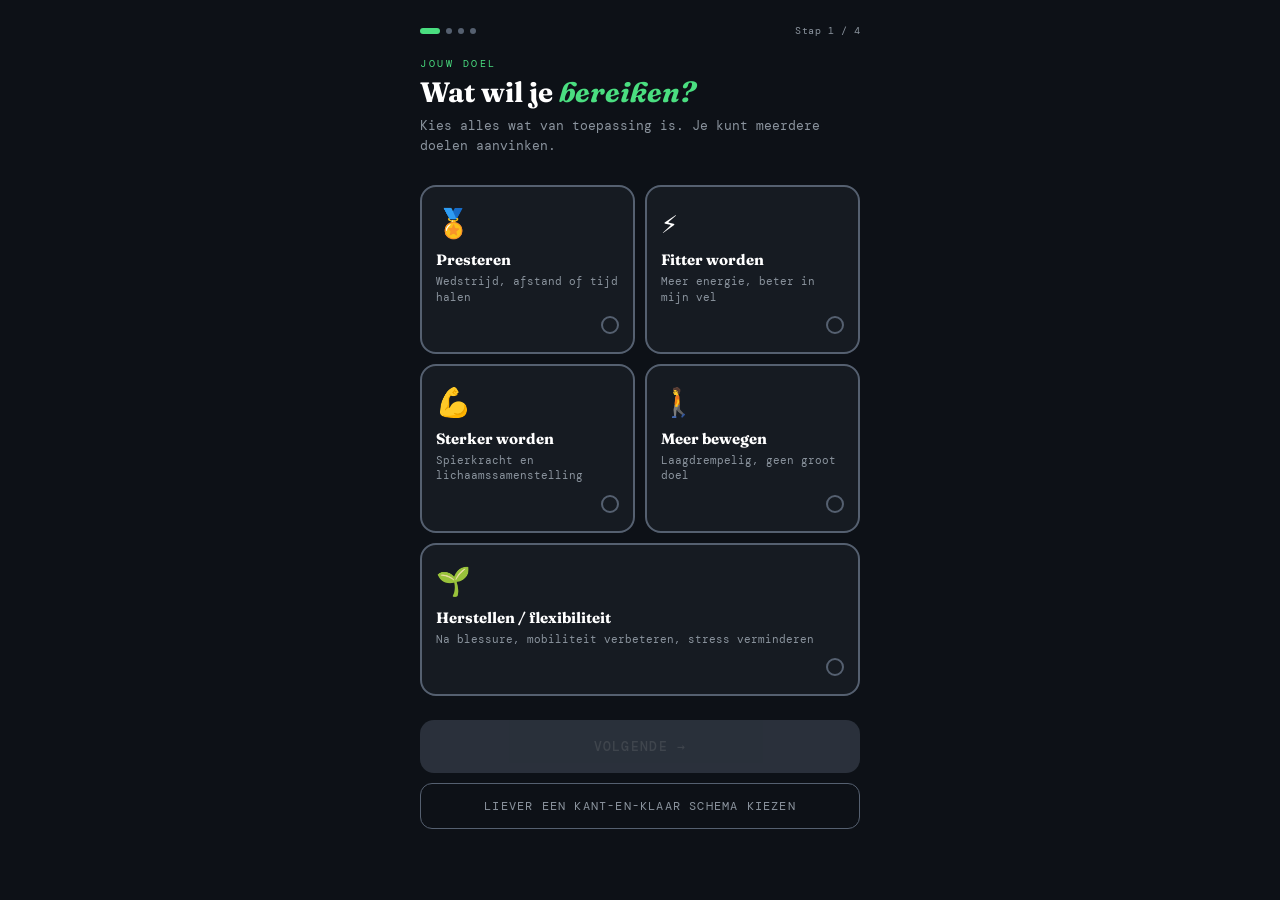
<file: onboarding.html>
<!DOCTYPE html>
<html lang="nl">
<head>
<meta charset="UTF-8">
<meta name="viewport" content="width=device-width, initial-scale=1.0, user-scalable=no">
<meta name="apple-mobile-web-app-capable" content="yes">
<meta name="apple-mobile-web-app-status-bar-style" content="black-translucent">
<meta name="theme-color" content="#0d1117">
<link rel="manifest" href="manifest.json">
<link rel="icon" href="icons/icon-192.png">
<link rel="apple-touch-icon" href="icons/icon-192.png">
<title>Maak jouw schema — Trainen met een doel</title>
<link rel="preconnect" href="https://fonts.googleapis.com">
<link href="https://fonts.googleapis.com/css2?family=DM+Mono:wght@400;500&family=Fraunces:ital,opsz,wght@0,9..144,300;0,9..144,700;1,9..144,300&display=swap" rel="stylesheet">
<link rel="stylesheet" href="design.css">
<style>
:root {
  --bg: #0d1117; --surface: #161b22; --surface2: #1f2730;
  --border: #556070; --accent: #4ade80; --accent2: #86efac;
  --warn: #fbbf24; --danger: #f87171; --text: #ffffff; --muted: #8b949e;
  --mono: 'DM Mono', monospace; --serif: 'Fraunces', serif;
}
* { box-sizing: border-box; margin: 0; padding: 0; }
html, body { height: 100%; }
body { background: var(--bg); color: var(--text); font-family: var(--mono); overflow-x: hidden; }
body::before {
  content: ''; position: fixed; inset: 0; pointer-events: none; z-index: 0;
  background-image: linear-gradient(rgba(74,222,128,0.03) 1px, transparent 1px), linear-gradient(90deg, rgba(74,222,128,0.03) 1px, transparent 1px);
  background-size: 40px 40px;
}

/* ── STEPS ── */
.step {
  position: fixed; inset: 0; overflow-y: auto; z-index: 10;
  background: var(--bg); padding-bottom: 100px;
  transition: transform 0.32s cubic-bezier(.4,0,.2,1), opacity 0.32s ease;
}
.step.slide-out-left  { transform: translateX(-100%); opacity: 0; pointer-events: none; }
.step.slide-out-right { transform: translateX(100%);  opacity: 0; pointer-events: none; }
.step.hidden { display: none; }

.step-inner { max-width: 480px; margin: 0 auto; padding: 0 20px; position: relative; z-index: 1; }

.step-progress { display: flex; gap: 6px; padding: 24px 0 20px; align-items: center; }
.dot { width: 6px; height: 6px; border-radius: 50%; background: var(--border); transition: all .3s; flex-shrink: 0; }
.dot.active { background: var(--accent); width: 20px; border-radius: 99px; }
.dot.done { background: var(--accent2); }
.step-count { margin-left: auto; font-size: 10px; color: var(--muted); letter-spacing: .05em; }

.btn-back {
  background: none; border: none; color: var(--muted); font-family: var(--mono);
  font-size: 11px; letter-spacing: .1em; text-transform: uppercase;
  cursor: pointer; padding: 0; margin-bottom: 16px; display: flex; align-items: center; gap: 6px;
}
.btn-back:hover { color: var(--text); }

.step-eyebrow { font-size: 10px; letter-spacing: .25em; color: var(--accent); text-transform: uppercase; margin-bottom: 6px; }
.step-title { font-family: var(--serif); font-size: 28px; font-weight: 700; line-height: 1.2; margin-bottom: 6px; }
.step-title em { font-style: italic; color: var(--accent); }
.step-sub { font-size: 13px; color: var(--muted); line-height: 1.6; margin-bottom: 28px; }

.step-subnav {
  display: flex; gap: 6px; overflow-x: auto; padding: 2px 0 20px; margin: -6px 0 0;
  position: sticky; top: 0; background: var(--bg); z-index: 5;
  scrollbar-width: none;
}
.step-subnav::-webkit-scrollbar { display: none; }
.subnav-chip {
  flex-shrink: 0; font-family: var(--mono); font-size: 10px; letter-spacing: .06em;
  padding: 6px 12px; border-radius: 99px; border: 1px solid var(--border);
  color: var(--muted); background: var(--surface); cursor: pointer;
  transition: all .2s; white-space: nowrap; -webkit-tap-highlight-color: transparent;
}
.subnav-chip.done { color: var(--accent2); border-color: rgba(134,239,172,0.3); }
.subnav-chip.active { color: var(--bg); background: var(--accent); border-color: var(--accent); font-weight: 700; }

/* ── CHOICE CARDS ── */
.card-grid { display: grid; grid-template-columns: 1fr 1fr; gap: 10px; margin-bottom: 24px; }
.card-grid.single-col { grid-template-columns: 1fr; }

.choice-card {
  background: var(--surface); border: 2px solid var(--border);
  border-radius: 16px; padding: 18px 14px; cursor: pointer;
  transition: border-color .2s, background .2s, transform .1s;
  display: flex; flex-direction: column; gap: 5px;
  -webkit-tap-highlight-color: transparent; user-select: none;
}
.choice-card:hover { border-color: var(--accent); background: rgba(74,222,128,.05); }
.choice-card:active { transform: scale(.97); }
.choice-card.selected { border-color: var(--accent); background: rgba(74,222,128,.08); }
.choice-card.selected .cc-title { color: var(--accent); }
.cc-icon { font-size: 28px; margin-bottom: 4px; }
.cc-title { font-family: var(--serif); font-size: 15px; font-weight: 700; line-height: 1.2; }
.cc-sub { font-size: 11px; color: var(--muted); line-height: 1.4; }
.cc-check { width: 18px; height: 18px; border-radius: 50%; border: 2px solid var(--border); margin-left: auto; margin-top: 6px; flex-shrink: 0; display: flex; align-items: center; justify-content: center; transition: all .2s; }
.choice-card.selected .cc-check { background: var(--accent); border-color: var(--accent); }
.cc-check::after { content: ''; width: 5px; height: 9px; border: 2px solid #0d1117; border-top: none; border-left: none; transform: rotate(45deg) translateY(-1px); opacity: 0; transition: opacity .2s; }
.choice-card.selected .cc-check::after { opacity: 1; }

/* ── FORM ── */
.form-block { margin-bottom: 22px; }
.form-label { display: block; font-size: 11px; letter-spacing: .1em; text-transform: uppercase; color: var(--muted); margin-bottom: 8px; }
.form-label .optional { font-size: 9px; color: var(--border); margin-left: 6px; text-transform: none; letter-spacing: 0; }
.form-input {
  width: 100%; background: var(--surface); border: 1px solid var(--border);
  border-radius: 10px; padding: 12px 14px; color: var(--text);
  font-family: var(--mono); font-size: 15px; outline: none; transition: border-color .2s;
  -webkit-appearance: none;
}
.form-input:focus { border-color: var(--accent); }
.form-row { display: flex; gap: 10px; }
.form-row .form-block { flex: 1; }

.num-row { display: flex; gap: 8px; flex-wrap: wrap; }
.num-btn {
  flex: 1; min-width: 40px; padding: 12px 4px; text-align: center;
  background: var(--surface); border: 1px solid var(--border); border-radius: 10px;
  cursor: pointer; font-family: var(--mono); font-size: 15px; color: var(--muted);
  transition: all .2s; -webkit-tap-highlight-color: transparent; user-select: none;
}
.num-btn:hover { border-color: var(--accent); color: var(--text); }
.num-btn.selected { border-color: var(--accent); background: rgba(74,222,128,.08); color: var(--accent); font-weight: 500; }

.dist-row { display: flex; flex-wrap: wrap; gap: 8px; margin-bottom: 8px; }
.dist-btn {
  background: var(--surface); border: 1px solid var(--border);
  border-radius: 10px; padding: 10px 14px; cursor: pointer;
  font-family: var(--mono); font-size: 13px; color: var(--muted);
  transition: all .2s; -webkit-tap-highlight-color: transparent; user-select: none;
}
.dist-btn:hover { border-color: var(--accent); color: var(--text); }
.dist-btn.selected { border-color: var(--accent); background: rgba(74,222,128,.08); color: var(--accent); font-weight: 500; }

.cond-block { display: none; }
.cond-block.visible { display: block; }

.section-divider { border: none; border-top: 1px solid var(--border); margin: 28px 0 24px; }
.section-heading { font-size: 10px; letter-spacing: .2em; color: var(--accent); text-transform: uppercase; margin-bottom: 20px; }

/* injury tags */
.tag-grid { display: flex; flex-wrap: wrap; gap: 8px; margin-bottom: 8px; }
.injury-tag {
  background: var(--surface); border: 1px solid var(--border); border-radius: 99px;
  padding: 7px 14px; cursor: pointer; font-family: var(--mono); font-size: 12px; color: var(--muted);
  transition: all .2s; -webkit-tap-highlight-color: transparent; user-select: none;
}
.injury-tag:hover { border-color: var(--warn); color: var(--warn); }
.injury-tag.selected { border-color: var(--warn); background: rgba(251,191,36,.08); color: var(--warn); }

/* session time */
.time-grid { display: grid; grid-template-columns: 1fr 1fr; gap: 8px; margin-bottom: 8px; }
.time-btn {
  background: var(--surface); border: 1px solid var(--border); border-radius: 10px;
  padding: 12px 10px; cursor: pointer; font-family: var(--mono); font-size: 12px; color: var(--muted);
  text-align: center; transition: all .2s; -webkit-tap-highlight-color: transparent; user-select: none;
  line-height: 1.4;
}
.time-btn:hover { border-color: var(--accent); color: var(--text); }
.time-btn.selected { border-color: var(--accent); background: rgba(74,222,128,.08); color: var(--accent); }

/* ── CTA ── */
.btn-cta {
  display: block; width: 100%; padding: 18px; border-radius: 14px; border: none;
  font-family: var(--mono); font-size: 13px; letter-spacing: .1em; text-transform: uppercase;
  cursor: pointer; transition: all .2s; background: var(--accent); color: #0d1117; font-weight: 500;
  margin-top: 8px; -webkit-tap-highlight-color: transparent;
}
.btn-cta:hover { background: var(--accent2); }
.btn-cta:disabled { opacity: .4; cursor: not-allowed; background: var(--border); color: var(--muted); }
.btn-outline {
  display: block; width: 100%; padding: 14px; border-radius: 12px;
  border: 1px solid var(--border); background: none; color: var(--muted);
  font-family: var(--mono); font-size: 12px; letter-spacing: .1em; text-transform: uppercase;
  cursor: pointer; transition: all .2s; margin-top: 10px; -webkit-tap-highlight-color: transparent;
}
.btn-outline:hover { border-color: var(--accent); color: var(--accent); }

.info-box { background: var(--surface); border: 1px solid var(--border); border-radius: 10px; padding: 14px; font-size: 12px; color: var(--muted); line-height: 1.6; margin-bottom: 16px; }
.info-box strong { color: var(--accent); }

/* ── STAP 4: PROFIEL + TUNING (compact — dit is bijstellen, geen nieuwe vraag) ── */
#step-4 .step-title { font-size: 19px; margin-bottom: 3px; }
#step-4 .step-sub { margin-bottom: 18px; }

#step-4 .profile-summary {
  background: var(--surface); border: 1px solid var(--border); border-radius: 12px;
  padding: 12px 16px; margin-bottom: 14px;
}
.profile-tags { display: flex; flex-wrap: wrap; gap: 6px; margin-top: 8px; }
.profile-tag {
  font-size: 10px; padding: 3px 10px; border-radius: 99px;
  background: rgba(74,222,128,.1); color: var(--accent); border: 1px solid rgba(74,222,128,.3);
}

/* Eén compact paneel i.p.v. losse kaarten per instelling */
.tuning-panel {
  background: var(--surface); border: 1px solid var(--border); border-radius: 14px;
  padding: 2px 16px; margin-bottom: 14px;
}
.tuning-card {
  padding: 12px 0; border-bottom: 1px solid var(--border);
}
.tuning-suggested-hint {
  font-size: 11px; color: var(--accent2); line-height: 1.6; padding: 12px 0;
  border-bottom: 1px solid var(--border);
}
.tuning-card:last-child { border-bottom: none; }
.tuning-label { font-size: 10px; letter-spacing: .1em; text-transform: uppercase; color: var(--muted); margin-bottom: 8px; display: flex; justify-content: space-between; align-items: center; }
.tuning-label span { color: var(--accent); font-family: var(--serif); font-size: 15px; font-weight: 700; text-transform: none; letter-spacing: 0; }

input[type=range] {
  width: 100%; accent-color: var(--accent); cursor: pointer;
  height: 4px; border-radius: 99px;
}
.range-labels { display: flex; justify-content: space-between; font-size: 10px; color: var(--muted); margin-top: 6px; }

.schema-cta-wrap { margin-top: 16px; }
.schema-cta-intro { font-size: 12px; color: var(--muted); line-height: 1.6; margin-bottom: 16px; text-align: center; }

/* privacy note */
.privacy-note { text-align: center; font-size: 10px; color: var(--muted); opacity: .5; margin-top: 16px; line-height: 1.6; }

/* timing tabs */
.timing-tabs { display: flex; gap: 6px; margin-bottom: 12px; }
.timing-tab {
  flex: 1; padding: 8px 4px; text-align: center; border: 1px solid var(--border);
  border-radius: 8px; cursor: pointer; font-size: 10px; font-family: var(--mono);
  letter-spacing: .05em; color: var(--muted); transition: all .2s;
  -webkit-tap-highlight-color: transparent; user-select: none;
}
.timing-tab.active { border-color: var(--accent); color: var(--accent); background: rgba(74,222,128,.08); }
.timing-calc { font-size: 11px; color: var(--muted); margin-top: 10px; line-height: 1.8; }
.timing-calc strong { color: var(--accent2); }

/* intake feedback + prediction */
.intake-feedback { font-size: 11px; color: var(--accent2); margin-top: 6px; min-height: 16px; line-height: 1.6; }
.tuning-preview-label { font-size: 10px; letter-spacing: .1em; text-transform: uppercase; color: var(--muted); margin-bottom: 6px; }
.tuning-preview-text { font-size: 12.5px; color: var(--text); line-height: 1.6; }
.tuning-preview-text strong { color: var(--accent2); font-family: var(--serif); font-size: 15px; }
.pred-card { background: var(--surface); border: 1px solid rgba(74,222,128,.25); border-radius: 14px; padding: 18px; margin-bottom: 12px; }
.pred-row { display: flex; justify-content: space-between; align-items: baseline; padding: 5px 0; border-bottom: 1px solid var(--border); font-size: 12px; }
.pred-row:last-child { border-bottom: none; }
.pred-key { color: var(--muted); }
.pred-val { color: var(--accent); font-family: var(--serif); font-size: 16px; font-weight: 700; }
.pred-warn { color: var(--warn); font-size: 11px; margin-top: 10px; line-height: 1.6; }
</style>
</head>
<body>

<!-- ── STAP 1: DOEL ── -->
<div class="step" id="step-1">
  <div class="step-inner">
    <div class="step-progress">
      <div class="dot active" id="d1-1"></div>
      <div class="dot" id="d1-2"></div>
      <div class="dot" id="d1-3"></div>
      <div class="dot" id="d1-4"></div>
      <div class="step-count">Stap 1 / 4</div>
    </div>
    <div class="step-eyebrow">Jouw doel</div>
    <h1 class="step-title">Wat wil je <em>bereiken?</em></h1>
    <p class="step-sub">Kies alles wat van toepassing is. Je kunt meerdere doelen aanvinken.</p>

    <div class="card-grid">
      <div class="choice-card" data-val="presteren" onclick="toggleGoal(this)">
        <div class="cc-icon">🏅</div>
        <div class="cc-title">Presteren</div>
        <div class="cc-sub">Wedstrijd, afstand of tijd halen</div>
        <div class="cc-check"></div>
      </div>
      <div class="choice-card" data-val="fitter" onclick="toggleGoal(this)">
        <div class="cc-icon">⚡</div>
        <div class="cc-title">Fitter worden</div>
        <div class="cc-sub">Meer energie, beter in mijn vel</div>
        <div class="cc-check"></div>
      </div>
      <div class="choice-card" data-val="sterker" onclick="toggleGoal(this)">
        <div class="cc-icon">💪</div>
        <div class="cc-title">Sterker worden</div>
        <div class="cc-sub">Spierkracht en lichaamssamenstelling</div>
        <div class="cc-check"></div>
      </div>
      <div class="choice-card" data-val="bewegen" onclick="toggleGoal(this)">
        <div class="cc-icon">🚶</div>
        <div class="cc-title">Meer bewegen</div>
        <div class="cc-sub">Laagdrempelig, geen groot doel</div>
        <div class="cc-check"></div>
      </div>
      <div class="choice-card" data-val="herstellen" onclick="toggleGoal(this)" style="grid-column: 1 / -1;">
        <div class="cc-icon">🌱</div>
        <div class="cc-title">Herstellen / flexibiliteit</div>
        <div class="cc-sub">Na blessure, mobiliteit verbeteren, stress verminderen</div>
        <div class="cc-check"></div>
      </div>
    </div>

    <button class="btn-cta" id="s1-next" onclick="goTo(2)" disabled>Volgende →</button>
    <button class="btn-outline" onclick="window.location='schema.html'">Liever een kant-en-klaar schema kiezen</button>
  </div>
</div>

<!-- ── STAP 2: ACTIVITEIT ── -->
<div class="step hidden" id="step-2">
  <div class="step-inner">
    <div class="step-progress">
      <div class="dot done" id="d2-1"></div>
      <div class="dot active" id="d2-2"></div>
      <div class="dot" id="d2-3"></div>
      <div class="dot" id="d2-4"></div>
      <div class="step-count">Stap 2 / 4</div>
    </div>
    <button class="btn-back" onclick="goBack(1)">← Terug</button>
    <div class="step-eyebrow">Activiteit</div>
    <h1 class="step-title">Waarmee wil je <em>trainen?</em></h1>
    <p class="step-sub">Kies één of meerdere activiteiten die bij jou passen.</p>

    <div class="card-grid">
      <div class="choice-card" data-val="hardlopen" onclick="toggleActivity(this)">
        <div class="cc-icon">🏃</div>
        <div class="cc-title">Hardlopen</div>
        <div class="cc-sub">Op straat, park of atletiekbaan</div>
        <div class="cc-check"></div>
      </div>
      <div class="choice-card" data-val="fietsen" onclick="toggleActivity(this)">
        <div class="cc-icon">🚴</div>
        <div class="cc-title">Fietsen</div>
        <div class="cc-sub">Buiten of op de hometrainer</div>
        <div class="cc-check"></div>
      </div>
      <div class="choice-card" data-val="zwemmen" onclick="toggleActivity(this)">
        <div class="cc-icon">🏊</div>
        <div class="cc-title">Zwemmen</div>
        <div class="cc-sub">Baanzwemmen of open water</div>
        <div class="cc-check"></div>
      </div>
      <div class="choice-card" data-val="kracht" onclick="toggleActivity(this)">
        <div class="cc-icon">🏋️</div>
        <div class="cc-title">Kracht</div>
        <div class="cc-sub">Gewichten, machines of functioneel</div>
        <div class="cc-check"></div>
      </div>
      <div class="choice-card" data-val="wandelen" onclick="toggleActivity(this)">
        <div class="cc-icon">🥾</div>
        <div class="cc-title">Wandelen</div>
        <div class="cc-sub">Wandelen, nordic walking of trekking</div>
        <div class="cc-check"></div>
      </div>
      <div class="choice-card" data-val="thuis" onclick="toggleActivity(this)">
        <div class="cc-icon">🏠</div>
        <div class="cc-title">Thuis / bodyweight</div>
        <div class="cc-sub">Oefeningen, yoga of mobiliteit thuis</div>
        <div class="cc-check"></div>
      </div>
    </div>

    <button class="btn-cta" id="s2-next" onclick="goTo(3)" disabled>Volgende →</button>
  </div>
</div>

<!-- ── STAP 3: PROFIEL ── -->
<div class="step hidden" id="step-3">
  <div class="step-inner">
    <div class="step-progress">
      <div class="dot done"></div>
      <div class="dot done"></div>
      <div class="dot active"></div>
      <div class="dot"></div>
      <div class="step-count">Stap 3 / 4</div>
    </div>
    <button class="btn-back" onclick="goBack(2)">← Terug</button>
    <div class="step-eyebrow">Jouw situatie</div>
    <h1 class="step-title">Vertel iets over <em>jezelf</em></h1>
    <p class="step-sub">Hoe meer je invult, hoe beter het advies aansluit.</p>
    <div class="step-subnav" id="step3-subnav"></div>

    <!-- BASIS -->
    <div id="sec-basis">
    <div class="form-row">
      <div class="form-block">
        <label class="form-label">Leeftijd</label>
        <input class="form-input" type="number" id="inp-leeftijd" min="10" max="99" placeholder="bijv. 35" oninput="checkStep3()">
      </div>
      <div class="form-block">
        <label class="form-label">Geslacht <span class="optional">optioneel</span></label>
        <select class="form-input" id="inp-geslacht" onchange="checkStep3()">
          <option value="">— kies —</option>
          <option value="man">Man</option>
          <option value="vrouw">Vrouw</option>
          <option value="anders">Anders / geen voorkeur</option>
        </select>
      </div>
    </div>

    <div class="form-row">
      <div class="form-block">
        <label class="form-label">Lengte <span class="optional">optioneel</span></label>
        <input class="form-input" type="number" id="inp-lengte" min="100" max="220" placeholder="cm" oninput="checkStep3()">
      </div>
      <div class="form-block">
        <label class="form-label">Gewicht <span class="optional">optioneel</span></label>
        <input class="form-input" type="number" id="inp-gewicht" min="30" max="200" placeholder="kg" oninput="checkStep3()">
      </div>
    </div>

    <div class="form-block">
      <label class="form-label">Hoe actief ben je nu?</label>
      <div class="num-row" id="actief-row">
        <div class="num-btn" data-val="nauwelijks" onclick="selectSingle(this, 'actief-row', 'actief')">Nauwelijks</div>
        <div class="num-btn" data-val="soms" onclick="selectSingle(this, 'actief-row', 'actief')">Soms</div>
        <div class="num-btn" data-val="regelmatig" onclick="selectSingle(this, 'actief-row', 'actief')">Regelmatig</div>
        <div class="num-btn" data-val="actief" onclick="selectSingle(this, 'actief-row', 'actief')">Actief</div>
      </div>
    </div>

    <div class="form-block">
      <label class="form-label">Hoeveel dagen per week kun je trainen?</label>
      <div class="num-row" id="dagen-row">
        <div class="num-btn" data-val="1" onclick="selectSingle(this, 'dagen-row', 'dagen')">1</div>
        <div class="num-btn" data-val="2" onclick="selectSingle(this, 'dagen-row', 'dagen')">2</div>
        <div class="num-btn" data-val="3" onclick="selectSingle(this, 'dagen-row', 'dagen')">3</div>
        <div class="num-btn" data-val="4" onclick="selectSingle(this, 'dagen-row', 'dagen')">4</div>
        <div class="num-btn" data-val="5" onclick="selectSingle(this, 'dagen-row', 'dagen')">5</div>
        <div class="num-btn" data-val="6" onclick="selectSingle(this, 'dagen-row', 'dagen')">6</div>
      </div>
    </div>

    <div class="form-block">
      <label class="form-label">Hoeveel tijd per training?</label>
      <div class="time-grid" id="tijd-row">
        <div class="time-btn" data-val="20-30" onclick="selectSingle(this, 'tijd-row', 'tijd')">20–30 min<br><span style="font-size:10px;color:var(--muted)">Kort & efficiënt</span></div>
        <div class="time-btn" data-val="45-60" onclick="selectSingle(this, 'tijd-row', 'tijd')">45–60 min<br><span style="font-size:10px;color:var(--muted)">Standaard</span></div>
        <div class="time-btn" data-val="60-90" onclick="selectSingle(this, 'tijd-row', 'tijd')">60–90 min<br><span style="font-size:10px;color:var(--muted)">Ruim de tijd</span></div>
        <div class="time-btn" data-val="nvt" onclick="selectSingle(this, 'tijd-row', 'tijd')">Geen voorkeur</div>
      </div>
    </div>

    <div class="form-block">
      <label class="form-label">Hoe lang wil je een schema volgen?</label>
      <div class="num-row" id="duur-row">
        <div class="num-btn" data-val="4" onclick="selectSingle(this, 'duur-row', 'duur')">4 wk</div>
        <div class="num-btn" data-val="8" onclick="selectSingle(this, 'duur-row', 'duur')">8 wk</div>
        <div class="num-btn" data-val="12" onclick="selectSingle(this, 'duur-row', 'duur')">12 wk</div>
        <div class="num-btn" data-val="16" onclick="selectSingle(this, 'duur-row', 'duur')">16 wk</div>
        <div class="num-btn" data-val="20" onclick="selectSingle(this, 'duur-row', 'duur')">20+ wk</div>
      </div>
    </div>
    </div><!-- /sec-basis -->

    <!-- CONDITIONEEL: kracht / thuis → materiaal -->
    <div class="cond-block" id="cond-materiaal">
      <hr class="section-divider">
      <div class="section-heading">Materiaal</div>
      <div class="form-block">
        <label class="form-label">Heb je toegang tot een sportschool?</label>
        <div class="num-row" id="gym-row">
          <div class="num-btn" data-val="ja" onclick="selectSingle(this, 'gym-row', 'gym')">Ja</div>
          <div class="num-btn" data-val="soms" onclick="selectSingle(this, 'gym-row', 'gym')">Soms</div>
          <div class="num-btn" data-val="nee" onclick="selectSingle(this, 'gym-row', 'gym')">Nee</div>
        </div>
      </div>
      <div class="form-block">
        <label class="form-label">Wat heb je thuis beschikbaar?</label>
        <div class="tag-grid" id="materiaal-tags">
          <div class="injury-tag" data-val="niets" onclick="toggleTag(this, 'materiaal')" style="--warn:#4ade80">Niets / alleen lichaam</div>
          <div class="injury-tag" data-val="dumbbells" onclick="toggleTag(this, 'materiaal')" style="--warn:#4ade80">Dumbbells</div>
          <div class="injury-tag" data-val="weerstandsbanden" onclick="toggleTag(this, 'materiaal')" style="--warn:#4ade80">Weerstandsbanden</div>
          <div class="injury-tag" data-val="barbell" onclick="toggleTag(this, 'materiaal')" style="--warn:#4ade80">Barbell + rack</div>
          <div class="injury-tag" data-val="mat" onclick="toggleTag(this, 'materiaal')" style="--warn:#4ade80">Yogamat</div>
          <div class="injury-tag" data-val="volledig" onclick="toggleTag(this, 'materiaal')" style="--warn:#4ade80">Volledig uitgerust</div>
        </div>
      </div>
    </div>

    <!-- CONDITIONEEL: niveau per sport (altijd zichtbaar als sport geselecteerd) -->
    <div id="sec-niveau">
    <div class="cond-block" id="cond-hl-niveau">
      <hr class="section-divider">
      <div class="section-heading">Jouw hardloopniveau</div>
      <div class="form-block">
        <label class="form-label">Langste afstand die je ooit gelopen hebt</label>
        <div class="dist-row" id="hl-afstand-row">
          <div class="dist-btn" data-val="0" onclick="selectSingle(this,'hl-afstand-row','hl_afstand')">Nooit / 0 km</div>
          <div class="dist-btn" data-val="2" onclick="selectSingle(this,'hl-afstand-row','hl_afstand')">~2 km</div>
          <div class="dist-btn" data-val="5" onclick="selectSingle(this,'hl-afstand-row','hl_afstand')">5 km</div>
          <div class="dist-btn" data-val="10" onclick="selectSingle(this,'hl-afstand-row','hl_afstand')">10 km</div>
          <div class="dist-btn" data-val="15" onclick="selectSingle(this,'hl-afstand-row','hl_afstand')">15 km</div>
          <div class="dist-btn" data-val="21" onclick="selectSingle(this,'hl-afstand-row','hl_afstand')">21 km</div>
          <div class="dist-btn" data-val="42" onclick="selectSingle(this,'hl-afstand-row','hl_afstand')">42 km</div>
        </div>
      </div>
    </div>

    <div class="cond-block" id="cond-ft-niveau">
      <hr class="section-divider">
      <div class="section-heading">Jouw fietsniveau</div>
      <div class="form-block">
        <label class="form-label">Langste rit die je ooit gefietst hebt</label>
        <div class="dist-row" id="ft-afstand-row">
          <div class="dist-btn" data-val="0" onclick="selectSingle(this,'ft-afstand-row','ft_afstand')">Nooit / 0 km</div>
          <div class="dist-btn" data-val="20" onclick="selectSingle(this,'ft-afstand-row','ft_afstand')">~20 km</div>
          <div class="dist-btn" data-val="40" onclick="selectSingle(this,'ft-afstand-row','ft_afstand')">40 km</div>
          <div class="dist-btn" data-val="60" onclick="selectSingle(this,'ft-afstand-row','ft_afstand')">60 km</div>
          <div class="dist-btn" data-val="80" onclick="selectSingle(this,'ft-afstand-row','ft_afstand')">80 km</div>
          <div class="dist-btn" data-val="100" onclick="selectSingle(this,'ft-afstand-row','ft_afstand')">100+ km</div>
        </div>
      </div>
    </div>

    <div class="cond-block" id="cond-zw-niveau">
      <hr class="section-divider">
      <div class="section-heading">Jouw zwemniveau</div>
      <div class="form-block">
        <label class="form-label">Langste afstand die je ooit gezwommen hebt</label>
        <div class="dist-row" id="zw-afstand-row">
          <div class="dist-btn" data-val="0" onclick="selectSingle(this,'zw-afstand-row','zw_afstand')">Nooit / 0 m</div>
          <div class="dist-btn" data-val="500" onclick="selectSingle(this,'zw-afstand-row','zw_afstand')">~500 m</div>
          <div class="dist-btn" data-val="1000" onclick="selectSingle(this,'zw-afstand-row','zw_afstand')">1000 m</div>
          <div class="dist-btn" data-val="1500" onclick="selectSingle(this,'zw-afstand-row','zw_afstand')">1500 m</div>
          <div class="dist-btn" data-val="3000" onclick="selectSingle(this,'zw-afstand-row','zw_afstand')">3000+ m</div>
        </div>
      </div>
    </div>
    </div><!-- /sec-niveau -->

    <!-- INTAKETEST: hardlopen -->
    <div id="sec-intake">
    <div class="cond-block" id="cond-hl-intake">
      <hr class="section-divider">
      <div class="section-heading">Intaketest hardlopen</div>
      <div class="info-box">
        Je <strong>eerste training</strong> in dit schema is automatisch een intaketest (12 minuten, gelopen met GPS).
        Het resultaat daarvan stelt de rest van je schema exact op jouw niveau af — hier hoef je nu niets in te vullen.
      </div>
    </div>

    <!-- INTAKETEST: fietsen (optioneel) -->
    <div class="cond-block" id="cond-ft-intake">
      <hr class="section-divider">
      <div class="section-heading">Intaketest fietsen <span style="color:var(--border);font-weight:400;font-size:9px;letter-spacing:0;text-transform:none">— optioneel</span></div>
      <div class="info-box" style="margin-bottom:14px">
        Warm 10 minuten rustig op. Fiets daarna <strong>20 minuten</strong> op maximale duurinspanning op vlak terrein of hometrainer. Noteer de afstand in km.
      </div>
      <div class="form-block">
        <label class="form-label">Afstand in 20 min <span class="optional">km</span></label>
        <input class="form-input" type="number" id="inp-intake-ft" min="0.5" max="30" step="0.1" placeholder="bijv. 8.5 km" oninput="onIntakeInput('ft', this.value)">
        <div class="intake-feedback" id="intake-ft-fb"></div>
      </div>
    </div>

    <!-- INTAKETEST: zwemmen (optioneel) -->
    <div class="cond-block" id="cond-zw-intake">
      <hr class="section-divider">
      <div class="section-heading">Intaketest zwemmen <span style="color:var(--border);font-weight:400;font-size:9px;letter-spacing:0;text-transform:none">— optioneel</span></div>
      <div class="info-box" style="margin-bottom:14px">
        Zwem <strong>10 minuten</strong> aaneengesloten op een comfortabel maar uitdagend tempo. Noteer de afstand in meters.
      </div>
      <div class="form-block">
        <label class="form-label">Afstand in 10 min <span class="optional">meters</span></label>
        <input class="form-input" type="number" id="inp-intake-zw" min="50" max="2000" placeholder="bijv. 350 m" oninput="onIntakeInput('zw', this.value)">
        <div class="intake-feedback" id="intake-zw-fb"></div>
      </div>
    </div>
    </div><!-- /sec-intake -->

    <!-- HARTSLAG (optioneel, bij cardio sporten) -->
    <div class="cond-block" id="cond-hartslag">
      <hr class="section-divider">
      <div class="section-heading">Hartslag <span style="color:var(--border);font-weight:400;font-size:9px;letter-spacing:0;text-transform:none">— optioneel</span></div>
      <div class="form-row">
        <div class="form-block">
          <label class="form-label">Rusthartslag <span class="optional">bpm</span></label>
          <input class="form-input" type="number" id="inp-hf-rust" min="30" max="110" placeholder="bijv. 62" oninput="onHFInput()">
        </div>
        <div class="form-block">
          <label class="form-label">Max. hartslag <span class="optional">bpm</span></label>
          <input class="form-input" type="number" id="inp-hf-max" min="100" max="220" placeholder="bijv. 185" oninput="onHFInput()">
        </div>
      </div>
      <div id="hf-zones" style="font-size:11px;color:var(--muted);line-height:1.9;margin-top:4px"></div>
    </div>

    <!-- CONDITIONEEL: presteren → tempo + specifiek doel -->
    <div class="cond-block" id="cond-presteren">
      <hr class="section-divider">
      <div class="section-heading">Prestatiedoel</div>

      <div class="cond-block" id="cond-hardlopen-perf">
        <div class="form-block">
          <label class="form-label">Huidig gemiddeld tempo</label>
          <div class="dist-row" id="hl-tempo-row">
            <div class="dist-btn" data-val="4:30" onclick="selectSingle(this,'hl-tempo-row','hl_tempo')">≤ 4:30/km</div>
            <div class="dist-btn" data-val="5:00" onclick="selectSingle(this,'hl-tempo-row','hl_tempo')">5:00/km</div>
            <div class="dist-btn" data-val="5:30" onclick="selectSingle(this,'hl-tempo-row','hl_tempo')">5:30/km</div>
            <div class="dist-btn" data-val="6:00" onclick="selectSingle(this,'hl-tempo-row','hl_tempo')">6:00/km</div>
            <div class="dist-btn" data-val="6:30" onclick="selectSingle(this,'hl-tempo-row','hl_tempo')">6:30/km</div>
            <div class="dist-btn" data-val="7:00" onclick="selectSingle(this,'hl-tempo-row','hl_tempo')">≥ 7:00/km</div>
          </div>
        </div>
      </div>

      <div class="form-block">
        <label class="form-label">Wat wil je bereiken? <span class="optional">optioneel</span></label>
        <input class="form-input" type="text" id="inp-doel" placeholder="bijv. 10 km onder 55 min" oninput="checkStep3()">
      </div>
      <div class="form-block">
        <label class="form-label">Wanneer? <span class="optional">optioneel</span></label>
        <input class="form-input" type="date" id="inp-doeldatum" onchange="checkStep3()">
      </div>
    </div>

    <!-- CONDITIONEEL: herstellen -->
    <div class="cond-block" id="cond-herstellen">
      <hr class="section-divider">
      <div class="section-heading">Herstel</div>
      <div class="form-block">
        <label class="form-label">Waar herstel je van? <span class="optional">optioneel</span></label>
        <input class="form-input" type="text" id="inp-herstel-van" placeholder="bijv. knieblessure, burn-out" oninput="checkStep3()">
      </div>
      <div class="form-block">
        <label class="form-label">Hoe lang speelt dit al?</label>
        <div class="dist-row" id="herstel-duur-row">
          <div class="dist-btn" data-val="weken" onclick="selectSingle(this,'herstel-duur-row','herstel_duur')">Weken</div>
          <div class="dist-btn" data-val="maanden" onclick="selectSingle(this,'herstel-duur-row','herstel_duur')">Maanden</div>
          <div class="dist-btn" data-val="langer" onclick="selectSingle(this,'herstel-duur-row','herstel_duur')">Lang (> 1 jaar)</div>
        </div>
      </div>
    </div>

    <!-- BLESSURES (altijd zichtbaar) -->
    <div id="sec-blessures">
    <hr class="section-divider">
    <div class="section-heading">Belasting & blessures</div>
    <div class="form-block">
      <label class="form-label">Terugkerende klachten <span class="optional">meerdere mogelijk</span></label>
      <div class="tag-grid" id="injury-tags">
        <div class="injury-tag" data-val="geen" onclick="toggleTag(this, 'injury')">Geen klachten</div>
        <div class="injury-tag" data-val="knie" onclick="toggleTag(this, 'injury')">Knie</div>
        <div class="injury-tag" data-val="enkel" onclick="toggleTag(this, 'injury')">Enkel</div>
        <div class="injury-tag" data-val="heup" onclick="toggleTag(this, 'injury')">Heup</div>
        <div class="injury-tag" data-val="rug" onclick="toggleTag(this, 'injury')">Rug</div>
        <div class="injury-tag" data-val="schouder" onclick="toggleTag(this, 'injury')">Schouder</div>
        <div class="injury-tag" data-val="shin" onclick="toggleTag(this, 'injury')">Scheenbeenvliesontsteking</div>
        <div class="injury-tag" data-val="hart" onclick="toggleTag(this, 'injury')">Hart of bloeddruk</div>
        <div class="injury-tag" data-val="anders" onclick="toggleTag(this, 'injury')">Anders</div>
      </div>
    </div>
    </div><!-- /sec-blessures -->

    <div class="info-box" style="margin-bottom:28px">
      <strong>Privacy</strong> — Alle gegevens worden alleen lokaal op jouw apparaat opgeslagen. Er wordt niets verstuurd of bijgehouden.
    </div>

    <button class="btn-cta" id="s3-next" onclick="goTo(4)" disabled>Mijn schema samenstellen →</button>
  </div>
</div>

<!-- ── STAP 4: PROFIEL + TUNING ── -->
<div class="step hidden" id="step-4">
  <div class="step-inner">
    <div class="step-progress">
      <div class="dot done"></div>
      <div class="dot done"></div>
      <div class="dot done"></div>
      <div class="dot active"></div>
      <div class="step-count">Stap 4 / 4</div>
    </div>
    <button class="btn-back" onclick="goBack(3)">← Terug</button>
    <div class="step-eyebrow">Jouw schema</div>
    <h1 class="step-title">Stel jouw <em>schema</em> af</h1>
    <p class="step-sub">Op basis van jouw profiel. Pas de knoppen aan naar wens.</p>

    <div class="profile-summary">
      <div style="font-size:10px;color:var(--muted);letter-spacing:.1em;text-transform:uppercase;margin-bottom:4px">Jouw profiel</div>
      <div id="profile-name" style="font-family:var(--serif);font-size:15px;font-weight:700;line-height:1.2;margin-bottom:2px"></div>
      <div id="profile-desc" style="font-size:12px;color:var(--muted);line-height:1.5"></div>
      <div class="profile-tags" id="profile-tags"></div>
    </div>

    <div class="tuning-panel">
    <div class="tuning-suggested-hint" id="tuning-suggested-hint" style="display:none">
      Startwaarden hieronder zijn voorgesteld op basis van je profiel — pas gerust aan.
    </div>
    <!-- TUNING: opbouwcurve -->
    <div class="tuning-card">
      <div class="tuning-label">Opbouwcurve — <span id="curve-label">Gebalanceerd</span></div>
      <input type="range" min="1" max="11" value="6" id="curve-slider" oninput="profile.tuning.tuningTouched=true;updateCurve(this.value)">
      <div class="range-labels"><span>Extreme herstel</span><span>Maximaal</span></div>
    </div>

    <!-- TUNING: schema timing -->
    <div class="tuning-card">
      <div class="tuning-label">Schema timing <span id="timing-label">12 weken · start vandaag</span></div>

      <div class="timing-tabs">
        <div class="timing-tab active" id="ttab-duur" onclick="selectTimingType('duur')">Duur</div>
        <div class="timing-tab" id="ttab-startdatum" onclick="selectTimingType('startdatum')">Startdatum</div>
        <div class="timing-tab" id="ttab-einddatum" onclick="selectTimingType('einddatum')">Einddatum</div>
      </div>

      <!-- Startdatum picker (hidden by default) -->
      <div id="timing-start-panel" style="display:none;margin-bottom:10px">
        <div style="font-size:10px;color:var(--muted);letter-spacing:.1em;text-transform:uppercase;margin-bottom:6px">Startdatum</div>
        <input class="form-input" type="date" id="inp-startdatum" onchange="updateTimingCalc()">
      </div>

      <!-- Einddatum picker (hidden by default) -->
      <div id="timing-end-panel" style="display:none;margin-bottom:10px">
        <div style="font-size:10px;color:var(--muted);letter-spacing:.1em;text-transform:uppercase;margin-bottom:6px">Einddatum</div>
        <input class="form-input" type="date" id="inp-einddatum" onchange="updateTimingCalc()">
        <div style="font-size:11px;color:var(--muted);margin-top:6px;opacity:.7">Schema start vandaag. Duur wordt automatisch berekend.</div>
      </div>

      <!-- Duration buttons (hidden in einddatum mode) -->
      <div id="timing-duur-panel">
        <div class="num-row" id="duur-tuning-row" style="margin-bottom:6px">
          <div class="num-btn" data-val="4" onclick="selectDuurInTiming(this,4)">4 wk</div>
          <div class="num-btn" data-val="8" onclick="selectDuurInTiming(this,8)">8 wk</div>
          <div class="num-btn selected" data-val="12" onclick="selectDuurInTiming(this,12)">12 wk</div>
          <div class="num-btn" data-val="16" onclick="selectDuurInTiming(this,16)">16 wk</div>
          <div class="num-btn" data-val="20" onclick="selectDuurInTiming(this,20)">20 wk</div>
        </div>
      </div>

      <div class="timing-calc" id="timing-calc"></div>
    </div>

    <!-- TUNING: trainingen per week (enkelvoudig) -->
    <div class="tuning-card" id="tuning-sessies-single">
      <div class="tuning-label">Trainingen per week <span id="sessies-label">3×</span></div>
      <div class="num-row" id="sessies-tuning-row">
        <div class="num-btn" data-val="1" onclick="selectSingle(this,'sessies-tuning-row','tuning_sessies');updateSessiesLabel(1)">1×</div>
        <div class="num-btn" data-val="2" onclick="selectSingle(this,'sessies-tuning-row','tuning_sessies');updateSessiesLabel(2)">2×</div>
        <div class="num-btn selected" data-val="3" onclick="selectSingle(this,'sessies-tuning-row','tuning_sessies');updateSessiesLabel(3)">3×</div>
        <div class="num-btn" data-val="4" onclick="selectSingle(this,'sessies-tuning-row','tuning_sessies');updateSessiesLabel(4)">4×</div>
        <div class="num-btn" data-val="5" onclick="selectSingle(this,'sessies-tuning-row','tuning_sessies');updateSessiesLabel(5)">5×</div>
      </div>
    </div>

    <!-- TUNING: trainingen per activiteit (meervoudig) -->
    <div class="tuning-card" id="tuning-sessies-multi" style="display:none">
      <div class="tuning-label" style="margin-bottom:16px">Sessies per activiteit</div>
      <div id="per-activity-rows"></div>
      <div style="font-size:11px;color:var(--muted);margin-top:10px;">
        Totaal: <span id="total-sessies-label" style="color:var(--accent)">—</span> dagen per week
      </div>
    </div>

    <!-- TUNING: focus cardio vs kracht -->
    <div class="tuning-card" id="tuning-focus-card">
      <div class="tuning-label">Focus <span id="focus-label">Gebalanceerd</span></div>
      <input type="range" min="1" max="5" value="3" id="focus-slider" oninput="profile.tuning.tuningTouched=true;updateFocus(this.value)">
      <div class="range-labels"><span>Cardio / uithoudingsvermogen</span><span>Kracht / spieren</span></div>
    </div>

    <!-- TUNING: presteren ↔ herstellen (alleen bij conflict) -->
    <div class="tuning-card" id="tuning-conflict-card" style="display:none">
      <div class="tuning-label">Balans herstel ↔ presteren <span id="conflict-label">Gebalanceerd</span></div>
      <input type="range" min="1" max="5" value="3" id="conflict-slider" oninput="profile.tuning.tuningTouched=true;updatePerfHerstel(this.value)">
      <div class="range-labels"><span>Puur herstel</span><span>Puur presteren</span></div>
    </div>

    <!-- LIVE VOORBEELD: wat betekenen de drie sliders hierboven concreet -->
    <div class="tuning-card" id="tuning-preview-card" style="display:none">
      <div class="tuning-preview-label">Verwachte piekweek bij deze instelling</div>
      <div class="tuning-preview-text" id="tuning-preview-text"></div>
    </div>
    </div>

    <!-- PREDICTION (alleen presteren) -->
    <div class="pred-card" id="pred-card" style="display:none">
      <div style="font-size:10px;letter-spacing:.15em;text-transform:uppercase;color:var(--muted);margin-bottom:12px">Verwachting op basis van schema</div>
      <div id="pred-rows"></div>
      <div class="pred-warn" id="pred-warn"></div>
    </div>

    <div class="schema-cta-wrap">
      <p class="schema-cta-intro">Jouw profiel is opgeslagen. Klik hieronder om het schema te genereren.</p>
      <button class="btn-cta" onclick="generateSchema()">Schema genereren →</button>
      <button class="btn-outline" onclick="window.location='schema.html'">Bekijk kant-en-klare schema's</button>
    </div>

    <p class="privacy-note">Jouw gegevens worden alleen lokaal opgeslagen op dit apparaat.<br>Niets wordt verstuurd of gedeeld.</p>
  </div>
</div>

<script>
// ── STATE ──
const profile = {
  goals: [],
  activities: [],
  leeftijd: null, geslacht: '', lengte: null, gewicht: null,
  actief: null, dagen: null, tijd: null, duur: null,
  gym: null, materiaal: [],
  hl_afstand: null, hl_tempo: null,
  ft_afstand: null, zw_afstand: null,
  doel: '', doeldatum: '',
  herstel_van: '', herstel_duur: null,
  injury: [],
  intaketest: { hl: null, ft: null, zw: null },
  hf_rust: null, hf_max: null,
  timing_type: 'duur', startdatum: '', einddatum: '',
  tuning: { curve: 6, duur: 12, sessies: 3, focus: 3, perfHerstel: 3 }
};

// load from localStorage — or auto-regen if redirected from mijn-schema
(function() {
  try {
    const saved = localStorage.getItem('tmg_profile');
    if (saved) Object.assign(profile, JSON.parse(saved));
    const regen = localStorage.getItem('tmg_regen');
    if (regen && window.location.hash === '#regen') {
      localStorage.removeItem('tmg_regen');
      // wait for DOM, then auto-generate
      window.addEventListener('DOMContentLoaded', function() {
        generateSchema();
      });
      return;
    }
    restoreUI();
  } catch(e) { restoreUI(); }
})();

function save() {
  try { localStorage.setItem('tmg_profile', JSON.stringify(profile)); } catch(e) {}
}

// ── NAVIGATION ──
let currentStep = 1;

function goTo(n) {
  const from = document.getElementById('step-' + currentStep);
  const to   = document.getElementById('step-' + n);
  const fwd  = n > currentStep;
  from.classList.add(fwd ? 'slide-out-left' : 'slide-out-right');
  to.classList.remove('hidden');
  requestAnimationFrame(() => {
    to.style.transform = fwd ? 'translateX(100%)' : 'translateX(-100%)';
    to.style.opacity = '0';
    requestAnimationFrame(() => {
      to.style.transition = 'transform 0.32s cubic-bezier(.4,0,.2,1), opacity 0.32s ease';
      to.style.transform = '';
      to.style.opacity = '';
    });
  });
  setTimeout(() => { from.classList.add('hidden'); from.classList.remove('slide-out-left','slide-out-right'); }, 340);
  currentStep = n;
  if (n === 2) resetActivities();
  if (n === 3) { updateCondBlocks(); renderStep3Nav(); }
  if (n === 4) buildStep4();
  window.scrollTo(0, 0);
  save();
}

function goBack(n) {
  goTo(n);
}

function resetActivities() {
  profile.activities = [];
  document.querySelectorAll('#step-2 .choice-card').forEach(el => el.classList.remove('selected'));
  document.getElementById('s2-next').disabled = true;
}

// ── STEP 1: GOALS ──
function toggleGoal(el) {
  const val = el.dataset.val;
  el.classList.toggle('selected');
  if (el.classList.contains('selected')) {
    if (!profile.goals.includes(val)) profile.goals.push(val);
  } else {
    profile.goals = profile.goals.filter(v => v !== val);
  }
  document.getElementById('s1-next').disabled = profile.goals.length === 0;
  save();
}

// ── STEP 2: ACTIVITIES ──
function toggleActivity(el) {
  const val = el.dataset.val;
  el.classList.toggle('selected');
  if (el.classList.contains('selected')) {
    if (!profile.activities.includes(val)) profile.activities.push(val);
  } else {
    profile.activities = profile.activities.filter(v => v !== val);
  }
  document.getElementById('s2-next').disabled = profile.activities.length === 0;
  save();
}

// ── STEP 3 HELPERS ──
function selectSingle(el, rowId, key) {
  document.querySelectorAll('#' + rowId + ' .num-btn, #' + rowId + ' .dist-btn, #' + rowId + ' .time-btn')
    .forEach(b => b.classList.remove('selected'));
  el.classList.add('selected');
  profile[key] = el.dataset.val;
  checkStep3();
  save();
}

function toggleTag(el, group) {
  el.classList.toggle('selected');
  const key = group === 'injury' ? 'injury' : 'materiaal';
  const val = el.dataset.val;
  if (el.classList.contains('selected')) {
    if (!profile[key].includes(val)) profile[key].push(val);
  } else {
    profile[key] = profile[key].filter(v => v !== val);
  }
  save();
}

function checkStep3() {
  profile.leeftijd = document.getElementById('inp-leeftijd').value || null;
  profile.geslacht = document.getElementById('inp-geslacht').value;
  profile.lengte   = document.getElementById('inp-lengte').value || null;
  profile.gewicht  = document.getElementById('inp-gewicht').value || null;
  profile.doel     = document.getElementById('inp-doel').value;
  profile.doeldatum = document.getElementById('inp-doeldatum').value;
  profile.herstel_van = document.getElementById('inp-herstel-van').value;
  const ok = profile.leeftijd && profile.actief && profile.dagen && profile.tijd && profile.duur;
  document.getElementById('s3-next').disabled = !ok;
  save();
}

function updateCondBlocks() {
  const hasMat    = profile.activities.includes('kracht') || profile.activities.includes('thuis');
  const hasPerf   = profile.goals.includes('presteren');
  const hasRecover = profile.goals.includes('herstellen');
  const hasHL     = profile.activities.includes('hardlopen');
  const hasFT     = profile.activities.includes('fietsen');
  const hasZW     = profile.activities.includes('zwemmen');

  const hasCardio = hasHL || hasFT || hasZW;
  toggle('cond-materiaal',     hasMat);
  toggle('cond-hl-niveau',     hasHL);
  toggle('cond-ft-niveau',     hasFT);
  toggle('cond-zw-niveau',     hasZW);
  toggle('cond-hl-intake',     hasHL);
  toggle('cond-ft-intake',     hasFT);
  toggle('cond-zw-intake',     hasZW);
  toggle('cond-hartslag',      hasCardio);
  toggle('cond-presteren',     hasPerf);
  toggle('cond-herstellen',    hasRecover);
  toggle('cond-hardlopen-perf', hasPerf && hasHL);
  toggle('cond-fietsen-perf',   hasPerf && hasFT);
  toggle('cond-zwemmen-perf',   hasPerf && hasZW);
}

function toggle(id, show) {
  const el = document.getElementById(id);
  if (el) el.classList.toggle('visible', show);
}

// Stap 3 bundelt basis/materiaal/niveau/intake/hartslag/doel/herstel/blessures op één
// scrollende pagina. Deze sub-navigatie geeft structuur zonder de onderliggende
// sport-afhankelijke show/hide-logica (toggle() hierboven) aan te raken: alleen secties
// die al 'visible' zijn (of altijd zichtbaar) krijgen een chip, die naar het anker scrollt.
const STEP3_SECTIONS = [
  { id: 'sec-basis',       label: 'Basis',     always: true },
  { id: 'cond-materiaal',  label: 'Materiaal' },
  { id: 'sec-niveau',      label: 'Niveau' },
  { id: 'sec-intake',      label: 'Intake' },
  { id: 'cond-hartslag',   label: 'Hartslag' },
  { id: 'cond-presteren',  label: 'Doel' },
  { id: 'cond-herstellen', label: 'Herstel' },
  { id: 'sec-blessures',   label: 'Blessures', always: true },
];
let step3Observer = null;

function renderStep3Nav() {
  const nav = document.getElementById('step3-subnav');
  if (!nav) return;
  nav.innerHTML = '';
  if (step3Observer) { step3Observer.disconnect(); step3Observer = null; }

  const visible = STEP3_SECTIONS.filter(s => {
    const el = document.getElementById(s.id);
    return el && (s.always || el.classList.contains('visible'));
  });

  visible.forEach(s => {
    const chip = document.createElement('div');
    chip.className = 'subnav-chip';
    chip.textContent = s.label;
    chip.dataset.target = s.id;
    chip.onclick = () => document.getElementById(s.id).scrollIntoView({ behavior: 'smooth', block: 'start' });
    nav.appendChild(chip);
  });

  if (typeof IntersectionObserver === 'undefined') return;
  step3Observer = new IntersectionObserver(entries => {
    entries.forEach(entry => {
      const chip = nav.querySelector(`.subnav-chip[data-target="${entry.target.id}"]`);
      if (chip) chip.classList.toggle('active', entry.isIntersecting);
    });
  }, { rootMargin: '-96px 0px -70% 0px', threshold: 0 });
  visible.forEach(s => step3Observer.observe(document.getElementById(s.id)));
}

// ── STEP 4 ──
function buildStep4() {
  if (profile.duur)  profile.tuning.duur    = parseInt(profile.duur);
  if (profile.dagen) profile.tuning.sessies = Math.min(parseInt(profile.dagen), 5);

  // Clean stale activitySessions: only keep entries for current activities
  const cleanedAS = {};
  profile.activities.forEach(a => {
    cleanedAS[a] = (profile.tuning.activitySessions || {})[a] || 0;
  });
  profile.tuning.activitySessions = cleanedAS;

  const multi = profile.activities.length > 1;

  // Single vs multi sessies UI
  document.getElementById('tuning-sessies-single').style.display = multi ? 'none' : 'block';
  document.getElementById('tuning-sessies-multi').style.display  = multi ? 'block' : 'none';

  if (multi) {
    buildPerActivityUI();
  } else {
    preselectTuning('sessies-tuning-row', 'tuning_sessies', String(profile.tuning.sessies));
    document.getElementById('sessies-label').textContent = profile.tuning.sessies + '×';
  }

  // Slimme startwaarden: alleen bij een écht nieuw profiel (nog geen schema
  // gegenereerd, sliders nog op de fabrieksdefaults en nooit handmatig aangeraakt)
  // — zo overschrijft dit nooit een bewuste eerdere keuze van een terugkerende
  // gebruiker. curve/focus/perfHerstel blijven daarna gewoon vrij aanpasbaar.
  const isFreshTuning = !localStorage.getItem('tmg_generated_schema') && !profile.tuning.tuningTouched &&
    profile.tuning.curve === 6 && profile.tuning.focus === 3;
  if (isFreshTuning) {
    const smart = computeSmartTuningDefaults();
    profile.tuning.curve = smart.curve;
    profile.tuning.focus = smart.focus;
    profile.tuning.perfHerstel = smart.perfHerstel;
  }
  document.getElementById('tuning-suggested-hint').style.display = isFreshTuning ? 'block' : 'none';

  document.getElementById('curve-slider').value = profile.tuning.curve;
  document.getElementById('focus-slider').value = profile.tuning.focus;
  updateCurve(profile.tuning.curve);
  updateFocus(profile.tuning.focus);

  // timing init
  selectTimingType(profile.timing_type || 'duur');
  preselectDuurButtons(profile.tuning.duur);
  if (profile.startdatum && profile.timing_type === 'startdatum') {
    const sp = document.getElementById('inp-startdatum');
    if (sp) sp.value = profile.startdatum;
  }
  if (profile.einddatum && profile.timing_type === 'einddatum') {
    const ep = document.getElementById('inp-einddatum');
    if (ep) ep.value = profile.einddatum;
  }
  updateTimingCalc();

  // focus card only when mix of cardio + kracht
  const showFocus = (profile.activities.includes('kracht') || profile.activities.includes('thuis')) &&
                    (profile.activities.includes('hardlopen') || profile.activities.includes('fietsen') ||
                     profile.activities.includes('zwemmen') || profile.activities.includes('wandelen'));
  document.getElementById('tuning-focus-card').style.display = showFocus ? 'block' : 'none';

  // Conflict slider: presteren + herstellen
  const hasConflict = profile.goals.includes('presteren') && profile.goals.includes('herstellen');
  document.getElementById('tuning-conflict-card').style.display = hasConflict ? 'block' : 'none';
  if (hasConflict) {
    if (!profile.tuning.perfHerstel) profile.tuning.perfHerstel = 3;
    document.getElementById('conflict-slider').value = profile.tuning.perfHerstel;
    updatePerfHerstel(profile.tuning.perfHerstel);
  }

  // Minimum schema length: presteren met taper vereist minstens 8 weken
  const cfgPreview = buildSchemaConfig(profile);
  if (cfgPreview.hasTaper && profile.tuning.duur < 8) {
    profile.tuning.duur = 8;
    preselectDuurButtons(8);
    updateTimingCalc();
  }

  // doeldatum: verleng het schema automatisch (nooit verkorten) als de gekozen duur te kort
  // is om het doel op tijd te halen. Niet als er al een expliciete einddatum is gekozen —
  // die tab bepaalt de duur dan al zelf via updateTimingCalc().
  if (profile.timing_type !== 'einddatum') {
    const weeksNeeded = weeksNeededForDoeldatum(profile);
    if (weeksNeeded && weeksNeeded > profile.tuning.duur) {
      profile.tuning.duur = weeksNeeded;
      preselectDuurButtons(weeksNeeded);
      updateTimingCalc();
    }
  }

  // Performance prediction card
  updatePredCard(cfgPreview);
  refreshTuningPreview();

  // profile summary
  document.getElementById('profile-name').textContent = buildProfileName();
  document.getElementById('profile-desc').textContent = buildProfileDesc();
  document.getElementById('profile-tags').innerHTML = buildProfileTags().map(t => `<span class="profile-tag">${t}</span>`).join('');
}

const activityIcons = { hardlopen:'🏃', fietsen:'🚴', zwemmen:'🏊', kracht:'🏋️', wandelen:'🥾', thuis:'🏠' };
const activityNamesFull = { hardlopen:'Hardlopen', fietsen:'Fietsen', zwemmen:'Zwemmen', kracht:'Kracht', wandelen:'Wandelen', thuis:'Thuis / bodyweight' };

function buildPerActivityUI() {
  const maxTotal = Math.min(parseInt(profile.dagen) || 5, 6);
  const container = document.getElementById('per-activity-rows');
  const acts = profile.activities;

  // Set defaults: distribute evenly
  acts.forEach(a => {
    if (!profile.tuning.activitySessions[a]) {
      profile.tuning.activitySessions[a] = Math.max(1, Math.round(maxTotal / acts.length));
    }
  });

  container.innerHTML = acts.map(a => {
    const cur = profile.tuning.activitySessions[a] || 1;
    return `
    <div style="display:flex;align-items:center;justify-content:space-between;padding:10px 0;border-bottom:1px solid var(--border);">
      <div style="font-size:13px;">${activityIcons[a]||''} ${activityNamesFull[a]||a}</div>
      <div style="display:flex;align-items:center;gap:10px;">
        <button onclick="adjustActivity('${a}',-1)" style="width:32px;height:32px;border-radius:50%;border:1px solid var(--border);background:var(--surface);color:var(--muted);font-size:18px;cursor:pointer;display:flex;align-items:center;justify-content:center;-webkit-tap-highlight-color:transparent;" id="btn-min-${a}">−</button>
        <span id="act-count-${a}" style="font-family:var(--serif);font-size:20px;font-weight:700;color:var(--accent);min-width:20px;text-align:center;">${cur}</span>
        <button onclick="adjustActivity('${a}',1)"  style="width:32px;height:32px;border-radius:50%;border:1px solid var(--border);background:var(--surface);color:var(--muted);font-size:18px;cursor:pointer;display:flex;align-items:center;justify-content:center;-webkit-tap-highlight-color:transparent;" id="btn-plus-${a}">+</button>
      </div>
    </div>`;
  }).join('');

  updateTotalSessiesLabel();
}

function adjustActivity(act, delta) {
  const cur = profile.tuning.activitySessions[act] || 1;
  const newVal = Math.max(1, cur + delta);
  if (delta > 0 && newVal > 7) return; // max 7 dagen per week per activiteit
  profile.tuning.activitySessions[act] = newVal;
  profile.tuning.sessies = Object.values(profile.tuning.activitySessions).reduce((s,v)=>s+v,0);
  const el = document.getElementById('act-count-' + act);
  if (el) el.textContent = newVal;
  updateTotalSessiesLabel();
  refreshTuningPreview();
  save();
}

function updateTotalSessiesLabel() {
  const total = Object.values(profile.tuning.activitySessions).reduce((s,v)=>s+v,0);
  const el = document.getElementById('total-sessies-label');
  if (el) el.textContent = total;
  profile.tuning.sessies = total;
}

function preselectTuning(rowId, key, val) {
  document.querySelectorAll('#' + rowId + ' .num-btn').forEach(b => {
    b.classList.toggle('selected', b.dataset.val === val);
  });
  profile[key] = val;
}

// ── INTAKETEST ───────────────────────────────────────
function onIntakeInput(sport, val) {
  if (!profile.intaketest) profile.intaketest = {};
  const v = parseFloat(val);
  profile.intaketest[sport] = v > 0 ? v : null;
  const fb = document.getElementById('intake-' + sport + '-fb');
  if (!fb) return;
  if (!v || v <= 0) { fb.textContent = ''; save(); return; }

  let label = '';
  if (sport === 'hl') {
    // Cooper test interpretation
    if (v >= 3200)      label = '⚡ Gevorderd niveau — uitstekende loopconditie';
    else if (v >= 2800) label = '⚡ Actief niveau — goede loopconditie';
    else if (v >= 2400) label = '→ Regelmatig actief — solide basis';
    else if (v >= 1800) label = '→ Licht actief — opbouwruimte aanwezig';
    else if (v >= 1200) label = '→ Beginnersniveau — rustige opbouw';
    else                label = '🌱 Absolute beginner — extreme opbouw aanbevolen';
    const pace = (12 / (v / 1000)).toFixed(1);
    label += ` · ${pace} min/km`;
  } else if (sport === 'ft') {
    if (v >= 14)     label = '⚡ Gevorderd niveau';
    else if (v >= 10) label = '→ Actief niveau';
    else if (v >= 7)  label = '→ Regelmatig actief';
    else if (v >= 4)  label = '→ Licht actief';
    else              label = '🌱 Beginnersniveau';
    label += ` · ~${Math.round(v * 3)} km/uur gemiddeld`;
  } else if (sport === 'zw') {
    if (v >= 500)      label = '⚡ Gevorderd niveau';
    else if (v >= 350) label = '→ Actief niveau';
    else if (v >= 250) label = '→ Regelmatig actief';
    else if (v >= 150) label = '→ Licht actief';
    else               label = '🌱 Beginnersniveau';
    label += ` · ${Math.round(v * 6)} m/uur`;
  }
  fb.textContent = label;
  save();
}

// ── HARTSLAG ZONES ────────────────────────────────────
function onHFInput() {
  profile.hf_rust = parseInt(document.getElementById('inp-hf-rust').value) || null;
  profile.hf_max  = parseInt(document.getElementById('inp-hf-max').value)  || null;
  const zones = getHRZones(profile);
  const el = document.getElementById('hf-zones');
  if (!el) return;
  if (!zones) {
    const age = parseInt(profile.leeftijd);
    if (age) el.innerHTML = `Geschatte max. hartslag op basis van leeftijd: <strong style="color:var(--accent2)">${220-age} bpm</strong>`;
    else el.innerHTML = '';
  } else {
    el.innerHTML =
      `Zone 1 (herstel): ${zones.z1[0]}–${zones.z1[1]} bpm &nbsp;·&nbsp; `+
      `Zone 2 (aeroob): ${zones.z2[0]}–${zones.z2[1]} bpm &nbsp;·&nbsp; `+
      `Zone 3 (drempel): ${zones.z3[0]}–${zones.z3[1]} bpm &nbsp;·&nbsp; `+
      `Zone 4 (intensief): ${zones.z4[0]}–${zones.z4[1]} bpm &nbsp;·&nbsp; `+
      `Zone 5 (max): ${zones.z5[0]}–${zones.z5[1]} bpm`;
  }
  save();
}

function getHRZones(p) {
  const rust = parseInt(p.hf_rust);
  let max = parseInt(p.hf_max);
  // Fallback-schatting alleen als er geen gemeten hf_max is ingevuld. Voor vrouwen is de
  // Gulati-formule (206 − 0.88×leeftijd) beter gevalideerd dan de klassieke Fox-formule
  // (220−leeftijd), die vrijwel uitsluitend op mannelijke proefpersonen is gebaseerd.
  if (!max && p.leeftijd) {
    max = p.geslacht === 'vrouw'
      ? Math.round(206 - 0.88 * parseInt(p.leeftijd))
      : 220 - parseInt(p.leeftijd);
  }
  if (!rust || !max || max <= rust + 20) return null;
  const hrr = max - rust;
  return {
    z1: [rust,                        Math.round(rust + 0.50 * hrr)],
    z2: [Math.round(rust + 0.50*hrr), Math.round(rust + 0.60 * hrr)],
    z3: [Math.round(rust + 0.60*hrr), Math.round(rust + 0.70 * hrr)],
    z4: [Math.round(rust + 0.70*hrr), Math.round(rust + 0.80 * hrr)],
    z5: [Math.round(rust + 0.80*hrr), max],
    max
  };
}

function injectHRZones(desc, zones) {
  if (!zones) return desc;
  return desc
    .replace(/Zone 2/g,    `Zone 2 (~${zones.z2[0]}–${zones.z2[1]} bpm)`)
    .replace(/Zone 3–4/g,  `Zone 3–4 (~${zones.z3[0]}–${zones.z4[1]} bpm)`)
    .replace(/Zone 3-4/g,  `Zone 3–4 (~${zones.z3[0]}–${zones.z4[1]} bpm)`)
    .replace(/Zone 3/g,    `Zone 3 (~${zones.z3[0]}–${zones.z3[1]} bpm)`)
    .replace(/Zone 4/g,    `Zone 4 (~${zones.z4[0]}–${zones.z4[1]} bpm)`)
    .replace(/Zone 5/g,    `Zone 5 (~${zones.z5[0]}–${zones.z5[1]} bpm)`)
    .replace(/90% max HR/g, `~${zones.z5[0]} bpm`)
    .replace(/~90% max HR/g,`~${zones.z5[0]} bpm`);
}

// ── PERFORMANCE PREDICTION ────────────────────────────
function buildPerformancePrediction(p, cfg) {
  if (!cfg.wantsPerf) return null;
  const curve  = p.tuning.curve;
  const total  = p.tuning.duur;
  const isNewRunner = parseInt(p.hl_afstand) === 0;
  const sessMinKm = isNewRunner
    ? Math.max(1, [null,1,1,1,1,1,2,2,3,3,4,4][curve] || 2)
    : Math.max(1, [null,1,1,1,1,2,3,3,4,4,5,5][curve] || 3);
  const csf  = [null,0.22,0.38,0.55,0.72,0.87,1.0,1.10,1.20,1.32,1.44,1.60][curve] || 1;
  const rate = [null,0.02,0.03,0.04,0.05,0.07,0.10,0.12,0.14,0.16,0.19,0.23][curve];
  const { vol: injVol } = injuryRunFactor(p);
  let startKm = Math.max(sessMinKm, Math.round(runStartKm(p, injVol * cfg.volumeFactor) * csf / 2) * 2);
  let cur = startKm, peakKm = 0;
  for (let w = 1; w <= total; w++) {
    const rec = isRecoveryWeek(w, curve);
    const tap = isTaperWeek(w, total, cfg.hasTaper);
    const wkm = tap ? peakKm * (w===total?0.45:0.65) : rec ? cur*0.70 : cur;
    peakKm = Math.max(peakKm, wkm);
    if (!rec && !tap) cur *= (1 + rate);
  }
  const peakLong = Math.round(peakKm * 0.42);
  const estRace  = Math.round(peakLong / 0.85);

  // hl_tempo (huidig gemiddeld tempo, "mm:ss") → geschatte wedstrijdtijd op je HUIDIGE tempo.
  // Bewust geen fitness-verbetering ingeschat (die zou een onderbouwde claim zijn die de app
  // niet kan waarmaken) — puur rekenwerk op wat je zelf hebt ingevuld.
  let estRaceMin = null;
  const tempoMatch = /^(\d{1,2}):(\d{2})$/.exec(p.hl_tempo || '');
  if (tempoMatch) {
    const secPerKm = parseInt(tempoMatch[1]) * 60 + parseInt(tempoMatch[2]);
    estRaceMin = Math.round(estRace * secPerKm / 60);
  }

  return { startKm: Math.round(startKm * (p.tuning.sessies||3)), peakWeekKm: Math.round(peakKm), peakLong, estRace, estRaceMin };
}

function updatePredCard(cfg) {
  const card = document.getElementById('pred-card');
  if (!card) return;
  if (!cfg || !cfg.wantsPerf || cfg.type !== 'running') { card.style.display = 'none'; return; }
  const pred = buildPerformancePrediction(profile, cfg);
  if (!pred) { card.style.display = 'none'; return; }
  card.style.display = 'block';
  const rows = [
    ['Week 1 volume', '~' + pred.startKm + ' km'],
    ['Piekweek (max)',  '~' + pred.peakWeekKm + ' km'],
    ['Langste duurloop', '~' + pred.peakLong + ' km'],
    ['Wedstrijdcapaciteit', '~' + pred.estRace + ' km'],
  ];
  if (pred.estRaceMin != null) {
    const h = Math.floor(pred.estRaceMin / 60), m = pred.estRaceMin % 60;
    const timeStr = h > 0 ? `${h}u${String(m).padStart(2,'0')}` : `${m} min`;
    rows.push([`~${pred.estRace} km op jouw tempo`, timeStr]);
  }
  document.getElementById('pred-rows').innerHTML = rows.map(([k,v]) =>
    `<div class="pred-row"><span class="pred-key">${k}</span><span class="pred-val">${v}</span></div>`
  ).join('');
  const warn = document.getElementById('pred-warn');
  if (warn) {
    if (profile.doel && profile.doeldatum) {
      const weeksNeeded = weeksNeededForDoeldatum(profile);
      if (!weeksNeeded) {
        warn.textContent = 'Doeldatum ligt binnen 2 weken — kies een latere datum of pas de duur handmatig aan.';
      } else if (weeksNeeded <= profile.tuning.duur) {
        warn.textContent = `Schema van ${profile.tuning.duur} weken past bij je doel op ${formatDateNL(profile.doeldatum)}.`;
      } else {
        warn.textContent = `Let op: voor ${formatDateNL(profile.doeldatum)} zijn minstens ${weeksNeeded} weken nodig — huidig schema is ${profile.tuning.duur} weken.`;
      }
    } else {
      warn.textContent = '';
    }
  }
}

// ── TIMING HELPERS ──────────────────────────────────
function todayStr() {
  const d = new Date();
  return d.toISOString().slice(0, 10);
}

function formatDateNL(isoStr) {
  if (!isoStr) return '';
  const d = new Date(isoStr + 'T12:00:00');
  return d.toLocaleDateString('nl-NL', { day: 'numeric', month: 'long', year: 'numeric' });
}

// doel + doeldatum (stap 3) gaven tot nu toe alleen een passieve waarschuwingstekst, zonder
// de schemaduur ooit echt aan te passen. Geeft null als er geen (bruikbare) doeldatum is.
function weeksNeededForDoeldatum(p) {
  if (!p.doel || !p.doeldatum) return null;
  const diffDays = Math.round((new Date(p.doeldatum + 'T12:00:00') - new Date(todayStr() + 'T12:00:00')) / 86400000);
  if (diffDays < 14) return null;
  return Math.max(2, Math.round(diffDays / 7));
}

function selectTimingType(type) {
  profile.timing_type = type;
  ['duur','startdatum','einddatum'].forEach(t => {
    const el = document.getElementById('ttab-' + t);
    if (el) el.classList.toggle('active', t === type);
  });
  const sp = document.getElementById('timing-start-panel');
  const ep = document.getElementById('timing-end-panel');
  const dp = document.getElementById('timing-duur-panel');
  if (sp) sp.style.display = type === 'startdatum' ? 'block' : 'none';
  if (ep) ep.style.display = type === 'einddatum'  ? 'block' : 'none';
  if (dp) dp.style.display = type === 'einddatum'  ? 'none'  : 'block';
  updateTimingCalc();
  save();
}

function selectDuurInTiming(el, weeks) {
  document.querySelectorAll('#duur-tuning-row .num-btn').forEach(b => b.classList.remove('selected'));
  el.classList.add('selected');
  profile.tuning.duur = weeks;
  updateTimingCalc();
  save();
}

function preselectDuurButtons(weeks) {
  document.querySelectorAll('#duur-tuning-row .num-btn').forEach(b => {
    b.classList.toggle('selected', parseInt(b.dataset.val) === weeks);
  });
}

function updateTimingCalc() {
  const type = profile.timing_type || 'duur';
  const duur = profile.tuning.duur || 12;
  const today = todayStr();
  let startDate = today, endDate = '', weeksCalc = duur;

  if (type === 'duur') {
    const end = new Date(today + 'T12:00:00');
    end.setDate(end.getDate() + duur * 7);
    endDate = end.toISOString().slice(0, 10);
    profile.startdatum = today;
  } else if (type === 'startdatum') {
    const inp = document.getElementById('inp-startdatum');
    startDate = (inp && inp.value) ? inp.value : today;
    const end = new Date(startDate + 'T12:00:00');
    end.setDate(end.getDate() + duur * 7);
    endDate = end.toISOString().slice(0, 10);
    profile.startdatum = startDate;
  } else if (type === 'einddatum') {
    const inp = document.getElementById('inp-einddatum');
    const endVal = inp ? inp.value : '';
    if (endVal) {
      const diffDays = Math.round((new Date(endVal + 'T12:00:00') - new Date(today + 'T12:00:00')) / (86400000));
      if (diffDays < 14) {
        const calcEl2 = document.getElementById('timing-calc');
        if (calcEl2) calcEl2.innerHTML = '<span style="color:var(--danger)">⚠ Einddatum moet minimaal 2 weken vanaf vandaag zijn.</span>';
        return;
      }
      weeksCalc = Math.max(2, Math.round(diffDays / 7));
      profile.tuning.duur = weeksCalc;
      endDate = endVal;
    }
    profile.startdatum = today;
    profile.einddatum  = endVal || '';
  }

  const calcEl = document.getElementById('timing-calc');
  if (calcEl) {
    if (startDate && endDate) {
      calcEl.innerHTML = `<strong>Start:</strong> ${formatDateNL(startDate)} &nbsp;·&nbsp; <strong>Einde:</strong> ${formatDateNL(endDate)} &nbsp;·&nbsp; <strong>${weeksCalc} weken</strong>`;
    } else if (type === 'einddatum') {
      calcEl.innerHTML = '<span style="opacity:.5">Kies een einddatum ↑</span>';
    } else {
      calcEl.innerHTML = '';
    }
  }

  const lbl = document.getElementById('timing-label');
  if (lbl) {
    if (type === 'duur') lbl.textContent = duur + ' weken · start vandaag';
    else if (type === 'startdatum' && startDate !== today) lbl.textContent = duur + ' weken · start ' + formatDateNL(startDate);
    else if (type === 'einddatum' && endDate) lbl.textContent = weeksCalc + ' weken · eindigt ' + formatDateNL(endDate);
    else lbl.textContent = duur + ' weken · start vandaag';
  }
  save();
}

const curveLabels = ['', 'Extreme herstel', 'Heel rustig', 'Rustig', 'Voorzichtig', 'Licht', 'Gebalanceerd', 'Actief', 'Progressief', 'Intensief', 'Heel intensief', 'Maximaal'];
const focusLabels = ['', 'Puur cardio', 'Cardio-gericht', 'Gebalanceerd', 'Kracht-gericht', 'Puur kracht'];

// Slimme startwaarden voor de tuning-sliders, gebaseerd op wat al bekend is
// uit stap 1-3 (doelen, blessures, huidige activiteit) — i.p.v. altijd blind
// op het neutrale midden te starten. Puur een startpunt: de gebruiker kan nog
// alles zelf verschuiven, zie isFreshTuning-check in buildStep4().
function computeSmartTuningDefaults() {
  const goals = profile.goals || [];
  const hasInjury = profile.injury && profile.injury.length && !(profile.injury.length === 1 && profile.injury[0] === 'geen');

  let curve = 6;
  if (goals.includes('herstellen')) curve -= 2;
  if (hasInjury) curve -= 1;
  if (profile.actief === 'nauwelijks') curve -= 1;
  if (goals.includes('presteren') && profile.actief === 'actief' && !goals.includes('herstellen')) curve += 2;
  curve = Math.max(1, Math.min(11, curve));

  let focus = 3;
  if (goals.includes('sterker')) focus += 1;
  if (goals.includes('presteren') && !goals.includes('sterker')) focus -= 1;
  focus = Math.max(1, Math.min(5, focus));

  let perfHerstel = 3;
  if (hasInjury) perfHerstel -= 1;
  perfHerstel = Math.max(1, Math.min(5, perfHerstel));

  return { curve, focus, perfHerstel };
}

function updateCurve(v) {
  profile.tuning.curve = parseInt(v);
  document.getElementById('curve-label').textContent = curveLabels[v];
  refreshTuningPreview();
  save();
}
function updateFocus(v) {
  profile.tuning.focus = parseInt(v);
  document.getElementById('focus-label').textContent = focusLabels[v];
  refreshTuningPreview();
  save();
}
const perfHerstelLabels = ['','Puur herstel','Herstelgericht','Gebalanceerd','Prestatiegercht','Puur presteren'];
function updatePerfHerstel(v) {
  profile.tuning.perfHerstel = parseInt(v);
  document.getElementById('conflict-label').textContent = perfHerstelLabels[v];
  refreshTuningPreview();
  save();
}

// Live voorbeeld onder de tuning-sliders: curve/focus/conflict zijn drie abstracte
// getallen die samen één schema bepalen — i.p.v. drie losse (en dus deels misleidende)
// voorbeelden per slider, draait dit steeds de ECHTE generator-functie die ook
// "Schema genereren" gebruikt, en toont het resultaat van de zwaarste niet-taper/
// niet-hersteweek. Geen herïmplementatie van de volumeberekening — alleen uitlezen.
function computeTuningPreview() {
  if (!profile.activities.length || !profile.tuning.duur || !profile.tuning.sessies) return null;
  try {
    const cfg = buildSchemaConfig(profile);
    let weeks;
    if      (cfg.type === 'running')  weeks = genRunning(profile, cfg);
    else if (cfg.type === 'cycling')  weeks = genCycling(profile, cfg);
    else if (cfg.type === 'swimming') weeks = genSwimming(profile, cfg);
    else if (cfg.type === 'strength') weeks = genStrength(profile, cfg);
    else if (cfg.type === 'walking')  weeks = genWalking(profile, cfg);
    else if (cfg.type === 'combo')    weeks = genCombo(profile, cfg);
    else return null;
    if (!weeks || !weeks.length) return null;

    let peak = null, peakScore = -1;
    weeks.forEach(wk => {
      if (wk.weekType === 'taper' || wk.weekType === 'recovery') return;
      const nums = String(wk.weekVolume || '').match(/\d+(\.\d+)?/g) || [];
      const score = nums.reduce((s, n) => s + parseFloat(n), 0);
      if (score > peakScore) { peakScore = score; peak = wk; }
    });
    if (!peak) return null;
    return { volume: peak.weekVolume, weekNum: peak.weekNum, total: profile.tuning.duur };
  } catch (e) {
    return null;
  }
}

function refreshTuningPreview() {
  const card = document.getElementById('tuning-preview-card');
  const text = document.getElementById('tuning-preview-text');
  if (!card || !text) return;
  const preview = computeTuningPreview();
  if (!preview) { card.style.display = 'none'; return; }
  text.innerHTML = `Rond week ${preview.weekNum} van ${preview.total} train je in je zwaarste week ongeveer <strong>${preview.volume}</strong>.`;
  card.style.display = 'block';
}
function updateDuurLabel(v) {
  profile.tuning.duur = v;
  document.getElementById('duur-label').textContent = v + ' weken';
  save();
}
function updateSessiesLabel(v) {
  profile.tuning.sessies = v;
  document.getElementById('sessies-label').textContent = v + '×';
  save();
}

const goalLabels     = { presteren:'Presteren', fitter:'Fitter worden', sterker:'Sterker worden', bewegen:'Meer bewegen', herstellen:'Herstellen' };
const activityLabels = { hardlopen:'🏃 Hardlopen', fietsen:'🚴 Fietsen', zwemmen:'🏊 Zwemmen', kracht:'🏋️ Kracht', wandelen:'🥾 Wandelen', thuis:'🏠 Thuis' };
const activityNames  = { hardlopen:'hardloper', fietsen:'fietser', zwemmen:'zwemmer', kracht:'krachtsporter', wandelen:'wandelaar', thuis:'thuis-sporter' };
const niveauMap      = { nauwelijks:'beginner', soms:'licht actief', regelmatig:'regelmatig actief', actief:'actief' };

function buildProfileName() {
  if (profile.goals.includes('presteren') && profile.activities[0]) {
    return 'Prestatiegerichte ' + (activityNames[profile.activities[0]] || 'sporter');
  }
  if (profile.goals.includes('sterker')) return 'Krachtsport profiel';
  if (profile.goals.includes('herstellen')) return 'Herstel & mobiliteit profiel';
  if (profile.goals.includes('bewegen')) return 'Actief bewegen profiel';
  if (profile.activities.length === 1) return (activityNames[profile.activities[0]] || 'sporter') + ' profiel';
  return 'Persoonlijk trainersprofiel';
}

function buildProfileDesc() {
  const parts = [];
  if (profile.leeftijd) parts.push(profile.leeftijd + ' jaar');
  if (profile.actief) parts.push(niveauMap[profile.actief] || profile.actief);
  if (profile.dagen) parts.push(profile.dagen + ' dagen/week beschikbaar');
  if (profile.tijd && profile.tijd !== 'nvt') parts.push(profile.tijd + ' min per sessie');
  return parts.join(' · ');
}

function buildProfileTags() {
  const tags = [];
  profile.goals.forEach(g => tags.push(goalLabels[g] || g));
  profile.activities.forEach(a => tags.push(activityLabels[a] || a));
  if (profile.injury.length > 0 && !profile.injury.includes('geen')) {
    tags.push('⚠️ Aandachtspunten');
  }
  return tags;
}

// ── BODY FACTOR (leeftijd + BMI) ────────────────────
function calcBodyFactor(p) {
  const age = parseInt(p.leeftijd);
  let ageFactor = 1.0;
  if (age) {
    if (age < 14)       ageFactor = 0.60;
    else if (age < 16)  ageFactor = 0.72;
    else if (age < 18)  ageFactor = 0.88;
    else if (age <= 55) ageFactor = 1.0;
    else if (age <= 65) ageFactor = 0.92;
    else if (age <= 75) ageFactor = 0.80;
    else                ageFactor = 0.65;
  }

  const h = parseFloat(p.lengte), w = parseFloat(p.gewicht);
  let bmiFactor = 1.0;
  if (h > 0 && w > 0) {
    const bmi = w / ((h / 100) ** 2);
    if (bmi < 16)        bmiFactor = 0.65;
    else if (bmi < 18.5) bmiFactor = 0.82;
    else if (bmi <= 25)  bmiFactor = 1.0;
    else if (bmi <= 30)  bmiFactor = 0.90;
    else if (bmi <= 35)  bmiFactor = 0.78;
    else                 bmiFactor = 0.65;
  }

  return Math.max(0.40, ageFactor * bmiFactor);
}

// ═══════════════════════════════════════════════════
//  SCHEMA CONFIG — bouwt één object uit doel-as + sport-as
// ═══════════════════════════════════════════════════

function buildSchemaConfig(p) {
  const g = p.goals, a = p.activities;

  // ── Doel-as (intersectie: meer doelen = strengere filter) ──
  const wantsPerf    = g.includes('presteren');
  const wantsFitter  = g.includes('fitter');
  const wantsSterker = g.includes('sterker');
  const wantsBewegen = g.includes('bewegen');
  const wantsHerstel = g.includes('herstellen');

  // Conflict presteren + herstellen → slider bepaalt balans
  const hasConflict = wantsPerf && wantsHerstel;
  const perfBalance = hasConflict  ? (parseInt(p.tuning.perfHerstel) || 3)
                    : wantsHerstel ? 1
                    : wantsPerf    ? 5
                    : wantsSterker ? 4
                    : wantsBewegen ? 2
                    : 3; // fitter/default

  // Plan-parameters afgeleid van perfBalance (1=puur herstel … 5=puur presteren)
  const volumeFactor   = [0, 0.50, 0.65, 0.80, 0.90, 1.00][perfBalance];
  const hasTaper       = wantsPerf && perfBalance >= 3;
  const hasRace        = wantsPerf && perfBalance >= 4;
  const qualityEnabled = perfBalance >= 3;
  const qualityFrom    = perfBalance >= 4 ? 3 : perfBalance === 3 ? 5 : 999;
  // Bij "Hart of bloeddruk" nooit intervaltraining aanbieden, ongeacht hoe prestatiegericht
  // het doel is — hoogintensieve pieken zijn precies wat je bij die klacht wilt vermijden.
  const maxIntensity = p.injury.includes('hart')
    ? (perfBalance <= 2 ? 'easy' : 'tempo')
    : (perfBalance <= 2 ? 'easy' : perfBalance === 3 ? 'tempo' : 'interval');

  // ── Sport-as (unie: meer sporten = meer sessies) ──
  const hasRun  = a.includes('hardlopen');
  const hasBike = a.includes('fietsen');
  const hasSwim = a.includes('zwemmen');
  const hasStr  = a.includes('kracht') || a.includes('thuis');
  const hasWalk = a.includes('wandelen');

  // Type bepaling (versmald door doel-as, gevuld door sport-as)
  let type;
  if (wantsHerstel && perfBalance <= 2) {
    type = 'recovery';
  } else if ((hasRun || hasBike || hasSwim) && hasStr) {
    if (p.tuning.focus <= 2) type = hasRun ? 'running' : hasBike ? 'cycling' : 'swimming';
    else if (p.tuning.focus >= 4) type = 'strength';
    else type = 'combo';
  } else if ([hasRun, hasBike, hasSwim, hasWalk].filter(Boolean).length >= 2) {
    type = 'combo';
  } else if (hasRun)  type = 'running';
  else if (hasBike)   type = 'cycling';
  else if (hasSwim)   type = 'swimming';
  else if (hasStr)    type = 'strength';
  else if (hasWalk)   type = 'walking';
  else                type = 'running';

  // Combine goal-load (volumeFactor) with physical capacity (bodyFactor) once, centrally.
  // Using min() ensures neither factor compounds the other — the more restrictive one wins.
  const bodyFactor = calcBodyFactor(p);
  const effectiveVolFactor = Math.max(0.28, Math.min(volumeFactor, volumeFactor * bodyFactor));

  return {
    type,
    wantsPerf, wantsFitter, wantsSterker, wantsBewegen, wantsHerstel,
    hasConflict, perfBalance,
    hasRun, hasBike, hasSwim, hasStr, hasWalk,
    volumeFactor: effectiveVolFactor, hasTaper, hasRace,
    qualityEnabled, qualityFrom, maxIntensity,
    bodyFactor,
    injKnie:  p.injury.includes('knie') || p.injury.includes('shin'),
    injHeup:  p.injury.includes('heup'),
    injRug:   p.injury.includes('rug'),
    injSch:   p.injury.includes('schouder'),
    injNek:   p.injury.includes('nek'),
    injEnkel: p.injury.includes('enkel'),
    injHart:  p.injury.includes('hart'),
  };
}

// ═══════════════════════════════════════════════════
//  SCHEMA GENERATOR
// ═══════════════════════════════════════════════════

function generateSchema() {
  save();
  const cfg  = buildSchemaConfig(profile);
  const type = cfg.type;
  let weeks = [];
  if      (type === 'running')  weeks = genRunning(profile, cfg);
  else if (type === 'cycling')  weeks = genCycling(profile, cfg);
  else if (type === 'swimming') weeks = genSwimming(profile, cfg);
  else if (type === 'strength') weeks = genStrength(profile, cfg);
  else if (type === 'recovery') weeks = genRecovery(profile, cfg);
  else if (type === 'walking')  weeks = genWalking(profile, cfg);
  else if (type === 'combo')    weeks = genCombo(profile, cfg);
  else                          weeks = genRunning(profile, cfg);

  // Sport-tag voor GPS-tracker (combo/recovery taggen hun sessies al zelf)
  const sportBySchemaType = { running:'hardlopen', cycling:'fietsen', swimming:'zwemmen', walking:'wandelen' };
  if (sportBySchemaType[type]) {
    weeks.forEach(wk => wk.sessions.forEach(s => { if (!s.sport) s.sport = sportBySchemaType[type]; }));
  }

  // Hoofdsport = sport die het vaakst voorkomt (bij combo bepalend, bij één sport triviaal)
  const sportCounts = {};
  weeks.forEach(wk => wk.sessions.forEach(s => { if (s.sport) sportCounts[s.sport] = (sportCounts[s.sport] || 0) + 1; }));
  let hoofdsport = null, hoofdsportCount = 0;
  Object.entries(sportCounts).forEach(([sp, c]) => { if (c > hoofdsportCount) { hoofdsport = sp; hoofdsportCount = c; } });

  // Intaketest wordt altijd de allereerste training (vervangt sessie 1) —
  // alleen voor hardlopen: de enige sport met een GPS-getrackte testprotocol.
  if (hoofdsport === 'hardlopen' && weeks.length && weeks[0].sessions.length) {
    const first = weeks[0].sessions[0];
    weeks[0].sessions[0] = {
      day: first.day, name: 'Intaketest', type: 'intake', volume: '12 min',
      desc: 'Warm 5 minuten rustig op. Loop daarna via "Start met GPS" precies 12 minuten zo hard als je kunt volhouden. Het resultaat wordt automatisch gebruikt om de rest van dit schema op jouw niveau af te stellen.',
      tags: ['intake'], sport: 'hardlopen', isIntake: true
    };
  }

  // HR zone injection in session descriptions
  const hrZones = getHRZones(profile);
  if (hrZones) {
    weeks.forEach(wk => wk.sessions.forEach(s => {
      if (s.desc) s.desc = injectHRZones(s.desc, hrZones);
    }));
  }

  const startDateStr = (profile.timing_type === 'startdatum' && profile.startdatum)
    ? profile.startdatum
    : todayStr();

  // Rolling horizon: alleen de eerstkomende weken krijgen concrete inhoud.
  // Bij bijvullen (mijn-schema.html) staat de gewenste nieuwe horizon in
  // tmg_extend_to_week; anders behoudt een herberekening de eerder al
  // ontgrendelde horizon (uit tmg_prev_schema); bij een gloednieuw schema
  // is dat standaard 2 weken.
  const extendTo = parseInt(localStorage.getItem('tmg_extend_to_week') || '0');
  localStorage.removeItem('tmg_extend_to_week');
  let plannedThroughWeek = 2;
  const previousRaw = localStorage.getItem('tmg_generated_schema');
  if (previousRaw) {
    try {
      const prev = JSON.parse(previousRaw);
      if (prev.plannedThroughWeek) plannedThroughWeek = prev.plannedThroughWeek;
    } catch (e) {}
  }
  if (extendTo > plannedThroughWeek) plannedThroughWeek = extendTo;
  plannedThroughWeek = Math.min(plannedThroughWeek, weeks.length);

  weeks.forEach(wk => {
    if (wk.weekNum <= plannedThroughWeek) {
      wk.planned = true;
    } else {
      wk.planned = false;
      wk.sessions = null;
    }
  });

  const schema = {
    title:     buildSchemaTitle(type, cfg),
    subtitle:  buildSchemaSubtitle(cfg),
    type,
    profile:   JSON.parse(JSON.stringify(profile)),
    weeks,
    plannedThroughWeek,
    generated: new Date().toISOString(),
    startDate: new Date(startDateStr + 'T12:00:00').toISOString()
  };
  if (previousRaw) localStorage.setItem('tmg_prev_schema', previousRaw);
  localStorage.setItem('tmg_generated_schema', JSON.stringify(schema));
  window.location.href = 'mijn-schema.html';
}

// ── SCHEMA TITLES ───────────────────────────────────
function buildSchemaTitle(type, cfg) {
  const g = profile.goals, a = profile.activities;
  if (cfg.hasConflict) return 'Herstel & prestatieplan';
  if (type === 'running') {
    if (cfg.wantsPerf && profile.doel) return profile.doel;
    if (cfg.wantsPerf) return 'Hardloop prestatieplan';
    if (cfg.wantsHerstel) return 'Hardloop herstelplan';
    return 'Hardloop opbouwplan';
  }
  if (type === 'cycling') return cfg.wantsPerf ? 'Fiets prestatieplan' : 'Fiets opbouwplan';
  if (type === 'swimming') return cfg.wantsPerf ? 'Zwem prestatieplan' : 'Zwem opbouwplan';
  if (type === 'strength') {
    if (a.includes('thuis') && !a.includes('kracht') && profile.gym !== 'ja') return 'Thuis trainingsplan';
    return cfg.wantsSterker ? 'Kracht progressieplan' : 'Kracht & conditieplan';
  }
  if (type === 'recovery') return 'Herstel & mobiliteitsplan';
  if (type === 'walking')  return 'Actief bewegingsplan';
  if (type === 'combo')    return 'Gecombineerd trainingsplan';
  return 'Persoonlijk trainingsplan';
}

function buildSchemaSubtitle(cfg) {
  const levelMap = {nauwelijks:'beginner', soms:'licht actief', regelmatig:'actief', actief:'gevorderd'};
  const lvl = levelMap[profile.actief] || '';
  const wk  = profile.tuning.duur + ' weken';
  const sx  = profile.tuning.sessies + 'x per week';
  const bal = cfg.hasConflict ? ['','puur herstel','herstelgericht','gebalanceerd','prestatiegercht','puur presteren'][cfg.perfBalance] : '';
  // herstel_van was tot nu toe alleen opgeslagen, nooit teruggegeven aan de gebruiker —
  // nu zichtbaar in de subtitel zodat duidelijk is waar het schema rekening mee houdt.
  const doel = cfg.wantsHerstel && profile.herstel_van ? 'gericht op: ' + profile.herstel_van : '';
  const hart = cfg.injHart ? 'geen intervaltraining i.v.m. hart/bloeddruk — overleg met een arts' : '';
  return [lvl, wk, sx, bal, doel, hart].filter(Boolean).join(' · ');
}

// ── HELPERS ─────────────────────────────────────────
const RUN_DAYS_MAP = {
  1: ['Zaterdag'],
  2: ['Dinsdag','Zaterdag'],
  3: ['Maandag','Woensdag','Zaterdag'],
  4: ['Maandag','Woensdag','Vrijdag','Zondag'],
  5: ['Maandag','Dinsdag','Donderdag','Vrijdag','Zondag']
};
const STR_DAYS_MAP = {
  1: ['Dinsdag'],
  2: ['Maandag','Donderdag'],
  3: ['Maandag','Woensdag','Vrijdag'],
  4: ['Maandag','Dinsdag','Donderdag','Vrijdag'],
  5: ['Maandag','Dinsdag','Woensdag','Vrijdag','Zaterdag']
};
const WALK_DAYS_MAP = {
  1: ['Zaterdag'],
  2: ['Woensdag','Zaterdag'],
  3: ['Maandag','Woensdag','Zaterdag'],
  4: ['Maandag','Woensdag','Vrijdag','Zaterdag'],
  5: ['Maandag','Dinsdag','Donderdag','Vrijdag','Zaterdag']
};

function isRecoveryWeek(w, curve) {
  // 1=herstelweek elke 2 weken … 11=herstelweek elke 7 weken
  const interval = [2, 2, 3, 3, 4, 4, 5, 5, 6, 6, 7][curve - 1] || 4;
  return w > 1 && w % interval === 0;
}
function isTaperWeek(w, total, hasTaper) {
  if (!hasTaper || total < 8) return false;
  return w >= total - (total >= 12 ? 2 : 1);
}
// Gedeelde volume-opbouw voor cardio-sporten (hardlopen/fietsen/zwemmen/wandelen,
// los en binnen combo): startvolume groeit wekelijks samengesteld richting een
// plafond, met herstelweken (isRecoveryWeek) en eventueel een taper aan het eind
// (isTaperWeek). De taper-/herstelfactoren verschillen bewust net iets per
// aanroeper (bestaand gedrag, hier alleen samengevoegd — niet gelijkgetrokken).
function buildVolumeCurve(startVol, totalWeeks, curve, opts) {
  const { increaseRate, hasTaper, taperFinal, taperOther, recoveryDrop = 0.70 } = opts;
  let cur = startVol, max = 0;
  const weeks = [];
  for (let w = 1; w <= totalWeeks; w++) {
    const recov = isRecoveryWeek(w, curve);
    const taper = isTaperWeek(w, totalWeeks, hasTaper);
    let vol;
    if (taper)      vol = Math.round(max * (w === totalWeeks ? taperFinal : taperOther));
    else if (recov) vol = Math.round(cur * recoveryDrop);
    else            vol = Math.round(cur);
    max = Math.max(max, vol);
    weeks.push({ week: w, vol, recov, taper });
    if (!recov && !taper) cur *= (1 + increaseRate);
  }
  return weeks;
}

function clamp(val, min, max) { return Math.max(min, Math.min(max, val)); }
function round5(n) { return Math.round(n / 5) * 5; }

// ── INJURY FACTORS ──────────────────────────────────
// "hart"/"anders" zijn niet sport-specifiek (geen bekend gewricht/spiergroep) — passen
// daarom bij elke sport dezelfde milde, generieke voorzichtigheidsfactor toe.
function injuryGenericFactor(inj) {
  let vol = 1.0;
  if (inj.includes('hart'))   vol *= 0.90;
  if (inj.includes('anders')) vol *= 0.90;
  return vol;
}
function injuryRunFactor(p) {
  const inj = p.injury || [];
  if (!inj.length || inj.includes('geen')) return { vol: 1.0, maxRate: null };
  let vol = injuryGenericFactor(inj), maxRate = null;
  if (inj.includes('knie') || inj.includes('shin')) { vol *= 0.75; maxRate = 0.08; }
  if (inj.includes('heup'))  { vol *= 0.85; maxRate = maxRate ? Math.min(maxRate, 0.10) : 0.10; }
  if (inj.includes('rug'))   { vol *= 0.85; }
  if (inj.includes('enkel')) { vol *= 0.80; maxRate = maxRate ? Math.min(maxRate, 0.08) : 0.08; }
  return { vol, maxRate };
}
function injurySwimFactor(p) {
  const inj = p.injury || [];
  if (!inj.length || inj.includes('geen')) return { vol: 1.0 };
  let vol = injuryGenericFactor(inj);
  if (inj.includes('schouder')) vol *= 0.70;
  if (inj.includes('nek'))      vol *= 0.80;
  return { vol };
}
function injuryBikeFactor(p) {
  const inj = p.injury || [];
  if (!inj.length || inj.includes('geen')) return { vol: 1.0 };
  let vol = injuryGenericFactor(inj);
  if (inj.includes('knie')) vol *= 0.85;
  if (inj.includes('rug'))  vol *= 0.85;
  return { vol };
}

// ── RUNNING GENERATOR ────────────────────────────────
function genRunning(p, cfg) {
  const total   = p.tuning.duur;
  const sess    = clamp(p.tuning.sessies, 1, 5);
  const curve   = p.tuning.curve;
  const { vol: injVol, maxRate } = injuryRunFactor(p);

  let increaseRate = [null, 0.02, 0.03, 0.04, 0.05, 0.07, 0.10, 0.12, 0.14, 0.16, 0.19, 0.23][curve];
  if (maxRate !== null) increaseRate = Math.min(increaseRate, maxRate);

  // curve verkleint/vergroot ook het startvolume en sessie-minimum
  const curveStartFactor = [null, 0.22, 0.38, 0.55, 0.72, 0.87, 1.0, 1.10, 1.20, 1.32, 1.44, 1.60][curve] || 1;
  const isNewRunner = parseInt(p.hl_afstand) === 0;
  cfg.sessMinKm = isNewRunner
    ? Math.max(1, [null, 1, 1, 1, 1, 1, 2, 2, 3, 3, 4, 4][curve] || 2)
    : Math.max(1, [null, 1, 1, 1, 1, 2, 3, 3, 4, 4, 5, 5][curve] || 3);

  // cfg stuurt kwaliteitssessies en volume
  const qualityFrom = cfg.injKnie || cfg.injEnkel ? Math.max(cfg.qualityFrom, 5) : cfg.qualityFrom;
  const days = RUN_DAYS_MAP[sess] || RUN_DAYS_MAP[3];

  const startKm = Math.max(cfg.sessMinKm, Math.round(runStartKm(p, injVol * cfg.volumeFactor) * curveStartFactor / 2) * 2);
  const curve_weeks = buildVolumeCurve(startKm, total, curve, {
    increaseRate, hasTaper: cfg.hasTaper, taperFinal: 0.45, taperOther: 0.65
  });
  const weeks = curve_weeks.map(({ week: w, vol: weekKm, recov, taper }) => {
    const hasQuality = cfg.qualityEnabled && !recov && !taper && w >= qualityFrom && sess >= 3;
    const isLate     = w >= Math.round(total * 0.55);

    const sessions = days.map((day, i) => {
      const isLong = i === days.length - 1;
      const isQual = hasQuality && i === 1 && cfg.maxIntensity !== 'easy';
      return runSession(day, i, isLong, isQual, isLate, weekKm, sess, w, total, taper, recov, cfg);
    });

    return {
      weekNum: w,
      weekType: taper ? 'taper' : recov ? 'recovery' : 'normal',
      title: runWeekTitle(w, total, recov, taper, cfg),
      weekVolume: weekKm + ' km',
      sessions
    };
  });
  return weeks;
}

function runStartKm(p, injVol = 1.0) {
  const sess = clamp(p.tuning?.sessies || 3, 1, 5);
  const sf   = [null,0.75,0.85,1.0,1.10,1.20][sess];

  // Intaketest (Cooper 12-min) geeft nauwkeurigste startvolume
  if (p.intaketest && p.intaketest.hl > 0) {
    const testM = parseFloat(p.intaketest.hl);
    const sessionKm = clamp((testM / 1000) * 0.28, 1, 14);
    return clamp(Math.round(sessionKm * sess * sf * injVol / 2) * 2, 2, 60);
  }

  const lvl  = {nauwelijks: 0.30, soms: 0.52, regelmatig: 0.78, actief: 1.0}[p.actief] || 0.52;
  const hlDist = parseInt(p.hl_afstand);
  const isNever = hlDist === 0;
  const distMap = {0: 3, 2: 8, 5: 14, 10: 22, 15: 30, 21: 38, 42: 56};
  const dist = distMap[hlDist] !== undefined ? distMap[hlDist] : 12;
  const floorBase = isNever ? 1 : 4;
  const base = clamp(Math.round(dist * lvl * sf / 2) * 2, floorBase, 60);
  return clamp(Math.round(base * injVol / 2) * 2, floorBase, 60);
}

function runSession(day, idx, isLong, isQual, isLate, weekKm, sess, w, total, taper, recov, cfg) {
  const { injKnie, injHeup, injRug, injEnkel, hasRace } = cfg;
  if (taper && w === total && isLong && hasRace) {
    return { day, name: 'Wedstrijd 🏅', type: 'race', volume: '—',
      desc: 'Warme-up 10–15 min rustig. Zet alles op alles — dit is waarvoor je getraind hebt!',
      tags: ['race'] };
  }
  if (recov || taper) {
    const km = clamp(Math.round(weekKm / sess), cfg.sessMinKm || 1, 12);
    const desc = recov
      ? 'Herstelweek. Rustig en ontspannen — de aanpassingen van de vorige weken worden nu verankerd.'
      : 'Taper. Benen fris houden, souplesse bewaren. Niet de verleiding om harder te gaan.';
    return { day, name: 'Herstelloop', type: 'easy', volume: km + ' km', desc, tags: ['easy'] };
  }
  if (isLong) {
    const km = clamp(Math.round(weekKm * (injKnie || injEnkel ? 0.35 : 0.42)), cfg.sessMinKm || 2, 35);
    let desc = `Rustig aaneengesloten tempo — je moet makkelijk kunnen praten. `;
    if (km >= 10) desc += `Neem gels of water mee vanaf 75 min. `;
    if (injKnie)  desc += `Let op je kniepositie — vermijd heuvelwerk. Activeer glutes voor de run. `;
    if (injEnkel) desc += `Loop op vlak terrein. Stop als je enkel opzwelt of pijn geeft. `;
    if (injHeup)  desc += `Houd je stap compact, geen overstriding. `;
    if (injRug)   desc += `Stabiele romphouding — coreoefeningen voor de run helpen. `;
    return { day, name: 'Lange duurloop', type: 'long', volume: km + ' km', desc: desc.trim(), tags: ['long'] };
  }
  if (isQual) {
    const km = clamp(Math.round(weekKm * 0.24), 4, 16);
    if (isLate && cfg.maxIntensity === 'interval') {
      const reps = w >= Math.round(total * 0.75) ? '6–8' : '4–6';
      const injNote = injKnie ? ' Vermijd harde ondergrond — loop op gras of kunststofbaan.' : '';
      const desc = `Warm op 15 min rustig. Hoofdset: ${reps}× 3 min op 5km-inspanning (~90% max HR) met 90 sec herstel. Koel af 10 min.${injNote}`;
      return { day, name: 'Intervaltraining', type: 'interval', volume: km + ' km', desc, tags: ['quality'] };
    } else {
      const tempoMin = clamp(Math.round(km * 4.5), 15, 40);
      const desc = `Warm op 10 min rustig. Hoofdset: ${tempoMin} min tempoduur — comfortabel hard, niet sprint. Koel af 10 min.`;
      return { day, name: 'Tempoduurloop', type: 'tempo', volume: km + ' km', desc, tags: ['quality'] };
    }
  }
  const km = clamp(Math.round(weekKm * (idx === 0 ? 0.30 : 0.26)), cfg.sessMinKm || 3, 14);
  let desc = `Rustig duurlooptempo — Zone 2 (conversationeel). ${w <= 2 ? 'Weersta de verleiding om harder te lopen. De basis wordt hier gelegd.' : 'Actief herstel en aerobe opbouw.'}`;
  if (injKnie || injEnkel) desc += ` Na de loop: 5 min stretch (kuit, heupflexor, IT-band) + eventueel ijs op de probleemplek.`;
  return { day, name: 'Duurloop', type: 'easy', volume: km + ' km', desc, tags: ['easy'] };
}

function runWeekTitle(w, total, recov, taper, cfg) {
  if (taper) return w === total && cfg.hasRace ? 'Race week' : 'Afbouwweek';
  if (recov) return 'Herstelweek';
  if (cfg.wantsHerstel && cfg.perfBalance <= 2) return w <= Math.round(total*0.5) ? 'Activatie' : 'Voorzichtig opbouwen';
  if (cfg.wantsBewegen && !cfg.wantsPerf) return w <= Math.round(total*0.4) ? 'Routines opbouwen' : w <= Math.round(total*0.7) ? 'Actief bewegen' : 'Volhouden & genieten';
  if (cfg.wantsFitter && !cfg.wantsPerf) return w <= Math.round(total*0.35) ? 'Conditie opbouwen' : w <= Math.round(total*0.65) ? 'Fitter worden' : 'Piekconditie';
  return w <= Math.round(total * 0.35) ? 'Basis opbouwen'
       : w <= Math.round(total * 0.65) ? 'Kracht opbouwen'
       : 'Piekfase';
}

// ── SWIMMING GENERATOR ───────────────────────────────
function genSwimming(p, cfg) {
  const total   = p.tuning.duur;
  const sess    = clamp(p.tuning.sessies, 1, 5);
  const curve   = p.tuning.curve;
  const { vol: injVol } = injurySwimFactor(p);
  const increaseRate = [null, 0.02, 0.03, 0.04, 0.05, 0.06, 0.09, 0.11, 0.13, 0.15, 0.18, 0.22][curve];
  const days = RUN_DAYS_MAP[sess] || RUN_DAYS_MAP[3];

  const zwDist = parseInt(p.zw_afstand);
  const lvl = {nauwelijks:0.35, soms:0.55, regelmatig:0.80, actief:1.0}[p.actief] || 0.55;
  const swimFloor = zwDist === 0 ? 200 : 400;
  let baseM;
  if (p.intaketest && p.intaketest.zw > 0) {
    // Intaketest (10 min) → weekvolume ≈ 2.5× testafstand × niveau
    baseM = clamp(Math.round(parseFloat(p.intaketest.zw) * 2.5 * lvl / 100) * 100, swimFloor, 8000);
  } else {
    const distBase = {0:300, 500:800, 1000:1500, 1500:2500, 3000:4000, 3800:5000}[zwDist] || 1500;
    baseM = clamp(Math.round(distBase * lvl / 100) * 100, swimFloor, 8000);
  }
  const curM = clamp(Math.round(baseM * injVol * cfg.volumeFactor / 100) * 100, swimFloor, 8000);
  const curve_weeks = buildVolumeCurve(curM, total, curve, {
    increaseRate, hasTaper: cfg.hasTaper, taperFinal: 0.50, taperOther: 0.70
  });
  const weeks = curve_weeks.map(({ week: w, vol: weekM, recov, taper }) => {
    const qualityFrom = cfg.injSch ? Math.max(cfg.qualityFrom, 5) : cfg.qualityFrom;
    const hasQuality  = cfg.qualityEnabled && !recov && !taper && w >= qualityFrom && sess >= 2;
    const isLate      = w >= Math.round(total * 0.55);

    const sessions = days.map((day, i) => {
      const isLong = i === days.length - 1;
      const isQual = hasQuality && i === 1 && cfg.maxIntensity !== 'easy';
      return swimSession(day, i, isLong, isQual, isLate, weekM, sess, w, total, taper, recov, cfg);
    });

    return {
      weekNum: w,
      weekType: taper ? 'taper' : recov ? 'recovery' : 'normal',
      title: swimWeekTitle(w, total, recov, taper, cfg),
      weekVolume: Math.round(weekM / 100) * 100 + ' m',
      sessions
    };
  });
  return weeks;
}

function swimSession(day, idx, isLong, isQual, isLate, weekM, sess, w, total, taper, recov, cfg) {
  const { injSch, injNek, hasRace } = cfg;
  if (taper && w === total && isLong && hasRace) {
    return { day, name: 'Wedstrijd 🏅', type: 'race', volume: '—',
      desc: 'Warm op 400m rustig. Zet alles op alles — dit is waarvoor je getraind hebt!',
      tags: ['race'] };
  }
  if (recov || taper) {
    const m = clamp(Math.round(weekM / sess / 100) * 100, 200, 1500);
    const desc = recov
      ? 'Herstelweek. Rustig crawl of rugslag — laag tempo, focus op souplesse.'
      : 'Taper. Kort en fris blijven. Snelheid vasthouden, volume laag.';
    return { day, name: 'Herstelzwemmen', type: 'easy', volume: m + ' m', desc, tags: ['easy'] };
  }
  const strokeNote = injSch ? ' Voorkeur rugslag of schoolslag om de schouder te ontzien.'
                   : injNek ? ' Gebruik snorkel om nekrotatie te beperken.' : '';
  if (isLong) {
    const m = clamp(Math.round(weekM * 0.40 / 100) * 100, 400, 5000);
    return { day, name: 'Duurzwemmen', type: 'long', volume: m + ' m',
      desc: `Aaneengesloten rustig zwemmen — Zone 2 tempo. Focus op glijfase en lange slag.${strokeNote}`, tags: ['long'] };
  }
  if (isQual) {
    if (isLate && cfg.maxIntensity === 'interval') {
      const reps = w >= Math.round(total * 0.75) ? '8–10' : '5–8';
      const m = clamp(Math.round(weekM * 0.28 / 100) * 100, 300, 3000);
      return { day, name: 'Intervalzwemmen', type: 'interval', volume: m + ' m',
        desc: `Warm op 200–400m rustig. Hoofdset: ${reps}× 100m op race-tempo met 20 sec rust. Koel af 200m.${strokeNote}`, tags: ['quality'] };
    } else {
      const m = clamp(Math.round(weekM * 0.30 / 100) * 100, 400, 3000);
      return { day, name: 'Tempozwemmen', type: 'tempo', volume: m + ' m',
        desc: `Warm op 300m. Hoofdset: 4–6× 200m op tempotempo (Zone 3–4) met 30 sec rust. Koel af 200m.${strokeNote}`, tags: ['quality'] };
    }
  }
  const m = clamp(Math.round(weekM * 0.30 / 100) * 100, 300, 2000);
  const drillNote = w <= 3 ? ' Focus op catch-up drill en single-arm voor slagtechniek.' : ' Focus op lage cadans en maximale glijfase.';
  return { day, name: 'Techniekzwemmen', type: 'easy', volume: m + ' m',
    desc: `Rustig techniekzwemmen — Zone 2.${drillNote}${strokeNote}`, tags: ['easy'] };
}

function swimWeekTitle(w, total, recov, taper, cfg) {
  if (taper) return w === total && cfg.hasRace ? 'Race week' : 'Afbouwweek';
  if (recov) return 'Herstelweek';
  if (cfg.wantsBewegen && !cfg.wantsPerf) return w <= Math.round(total*0.4) ? 'Techniek leren' : w <= Math.round(total*0.7) ? 'Zwemroutine' : 'Verankeren';
  return w <= Math.round(total * 0.35) ? 'Techniek & basis'
       : w <= Math.round(total * 0.65) ? 'Volume opbouwen'
       : 'Piekfase';
}

// ── CYCLING GENERATOR ────────────────────────────────
function genCycling(p, cfg) {
  const total   = p.tuning.duur;
  const sess    = clamp(p.tuning.sessies, 1, 5);
  const curve   = p.tuning.curve;
  const { vol: injVol } = injuryBikeFactor(p);
  const increaseRate = [null, 0.02, 0.03, 0.04, 0.05, 0.07, 0.10, 0.12, 0.14, 0.16, 0.19, 0.23][curve];
  const days    = RUN_DAYS_MAP[sess] || RUN_DAYS_MAP[3];

  const ftDist = parseInt(p.ft_afstand);
  const lvl      = {nauwelijks:0.35, soms:0.55, regelmatig:0.80, actief:1.0}[p.actief] || 0.55;
  const bikeFloor = ftDist === 0 ? 8 : 20;
  let baseWeekKm;
  if (p.intaketest && p.intaketest.ft > 0) {
    // Intaketest (20 min) → weekvolume ≈ testKm × 0.55 × sessies
    baseWeekKm = clamp(Math.round(parseFloat(p.intaketest.ft) * 0.55 * sess / 10) * 10, bikeFloor, 200);
  } else {
    const distBase = {0:12, 20:30, 40:50, 60:70, 80:90, 100:110}[ftDist] || 50;
    baseWeekKm = clamp(Math.round(distBase * lvl * sess * 0.8 / 10) * 10, bikeFloor, 200);
  }
  const curKm = clamp(Math.round(baseWeekKm * injVol * cfg.volumeFactor / 10) * 10, bikeFloor, 200);
  const curve_weeks = buildVolumeCurve(curKm, total, curve, {
    increaseRate, hasTaper: cfg.hasTaper, taperFinal: 0.5, taperOther: 0.70
  });
  const weeks = curve_weeks.map(({ week: w, vol: weekKm, recov, taper }) => {
    const hasQuality = cfg.qualityEnabled && !recov && !taper && w >= cfg.qualityFrom && sess >= 3;
    const isLate     = w >= Math.round(total * 0.55);

    const sessions = days.map((day, i) => {
      const isLong = i === days.length - 1;
      const isQual = hasQuality && i === 1 && cfg.maxIntensity !== 'easy';
      return bikeSession(day, isLong, isQual, isLate, weekKm, cfg);
    });

    return {
      weekNum: w, weekType: taper ? 'taper' : recov ? 'recovery' : 'normal',
      title: recov ? 'Herstelweek' : taper ? (w===total&&cfg.hasRace?'Wedstrijd':'Afbouwweek') : w <= Math.round(total*0.4) ? 'Basisfase' : w <= Math.round(total*0.7) ? 'Opbouwfase' : 'Piekfase',
      weekVolume: weekKm + ' km', sessions
    };
  });
  return weeks;
}

function bikeSession(day, isLong, isQual, isLate, weekKm, cfg) {
  const km   = isLong ? clamp(Math.round(weekKm * 0.45), 15, 120)
             : isQual ? clamp(Math.round(weekKm * 0.25), 15, 60)
             :          clamp(Math.round(weekKm * 0.28), 10, 50);
  const name = isLong ? 'Lange rit' : isQual ? (isLate && cfg.maxIntensity==='interval' ? 'Intervalrit' : 'Tempotraining') : 'Herstelrit';
  const type = isLong ? 'long' : isQual ? (isLate && cfg.maxIntensity==='interval' ? 'interval' : 'tempo') : 'easy';
  let desc = '';
  if (type === 'easy')     desc = `Rustig herstelritme, Zone 2. Trapfrequentie hoog houden (85–95 rpm).${cfg.injKnie?' Lichte versnelling om kniebelasting te beperken.':''}${cfg.injRug?' Stel zadel- en stuurhoogte in zodat je niet te ver voorover hangt.':''}`;
  if (type === 'tempo')    desc = `Warm op 15 min. Hoofdset: ${clamp(Math.round(km*4),15,45)} min tempoduur Zone 3–4. Koel af 10 min.`;
  if (type === 'interval') desc = `Warm op 15 min. Hoofdset: 5–8× 2 min hoog vermogen (Zone 5) met 2 min herstel. Koel af.`;
  if (type === 'long')     desc = `Rustig en aaneengesloten. Focus op aerobe opbouw en vetverbranding. Neem voeding mee vanaf 90 min.`;
  return { day, name, type, volume: km + ' km', desc, tags: [type === 'easy' ? 'easy' : type === 'long' ? 'long' : 'quality'] };
}

// ── STRENGTH GENERATOR ───────────────────────────────
function genStrength(p, cfg) {
  const total   = p.tuning.duur;
  const sess    = clamp(p.tuning.sessies, 1, 5);
  const curve   = p.tuning.curve;
  const isHome  = p.activities.includes('thuis') && !p.activities.includes('kracht') && p.gym !== 'ja';
  const hasGym  = p.gym === 'ja' || p.gym === 'soms' || p.activities.includes('kracht');
  // materiaal[] bepaalt wat een thuistraining daadwerkelijk kan: met barbell+rack is het
  // in de praktijk een volwaardige gym-training; met (alleen) dumbbells/weerstandsbanden
  // blijft het bodyweight-programma, met een toegevoegde tip om ze te gebruiken.
  const mat = p.materiaal || [];
  const equipTier = (mat.includes('barbell') || mat.includes('volledig')) ? 'full'
    : mat.includes('dumbbells') ? 'dumbbell'
    : mat.includes('weerstandsbanden') ? 'band'
    : 'none';
  const increaseRate = [null, 0.01, 0.02, 0.02, 0.03, 0.04, 0.05, 0.07, 0.08, 0.10, 0.12, 0.15][curve];
  const days    = STR_DAYS_MAP[sess] || STR_DAYS_MAP[3];

  // Sterker-doel → volledige krachtfasen; fitter-doel → stopt bij hypertrofie
  const maxPhase = cfg.wantsSterker ? 'strength' : 'hypertrophy';
  const startSets = {nauwelijks: 2, soms: 3, regelmatig: 3, actief: 4}[p.actief] || 3;
  let curSets = Math.max(1, Math.round(startSets * cfg.volumeFactor));
  const weeks = [];

  for (let w = 1; w <= total; w++) {
    const recov = isRecoveryWeek(w, curve);
    const pct   = w / total;
    const phaseRaw = pct < 0.30 ? 'adaptation' : pct < 0.65 ? 'hypertrophy' : pct < 0.85 ? 'strength' : 'consolidation';
    const phase = maxPhase === 'hypertrophy' && phaseRaw === 'strength' ? 'hypertrophy' : phaseRaw;
    const reps  = phase === 'adaptation' ? '12–15' : phase === 'hypertrophy' ? '8–12' : phase === 'strength' ? '5–8' : '8–12';
    const sets  = recov ? Math.max(2, curSets - 1) : curSets;
    const phaseTitle = {adaptation:'Aanpassingsfase', hypertrophy:'Hypertrofase', strength:'Krachtfase', consolidation:'Consolidatiefase'}[phase];

    const sessions = days.map((day, i) => strSession(day, i, sess, sets, reps, phase, isHome, hasGym, cfg.injRug, cfg.injSch, recov, w, equipTier));

    weeks.push({
      weekNum: w, weekType: recov ? 'recovery' : 'normal',
      title: recov ? 'Herstelweek' : phaseTitle,
      weekVolume: sets + '×' + reps,
      sessions
    });

    if (!recov && w % 3 === 0) curSets = Math.min(startSets + 2, curSets + 1);
  }
  return weeks;
}

function strSession(day, idx, totalSess, sets, reps, phase, isHome, hasGym, injRug, injSch, recov, w, equipTier) {
  let splitType;
  if (totalSess <= 2) splitType = 'fullbody';
  else if (totalSess <= 4) splitType = ['upper','lower','upper','lower'][idx % 4];
  else splitType = ['push','pull','legs','upper','lower'][idx % 5];

  if (recov) {
    return { day, name: 'Herstel & mobiliteit', type: 'mobility', volume: '20–30 min',
      desc: 'Lichte stretching, foam rolling en mobiliteitswerk. Geen zware belasting deze week.', tags: ['easy'] };
  }

  // Barbell+rack of "volledig uitgerust" thuis is functioneel een gym — gebruik dan
  // dezelfde oefeningenlijst als bij een sportschool i.p.v. de beperktere bodyweight-lijst.
  const wasHome = isHome;
  if (isHome && equipTier === 'full') isHome = false;

  const s = sets, r = reps;
  let name, desc, exercises;

  if (splitType === 'fullbody') {
    name = 'Full body training';
    exercises = isHome
      ? [`${s}× ${r} squat (of bulgaarse split squat)`, `${s}× ${r} push-up (of variatie)`, `${s}× ${r} heupscharnierend (deadlift of Romanian DL)`, `${s}× ${r} roeien (tafelrij of band)`, `${s}× 30–45 sec plank`]
      : [`${s}× ${r} squat`, `${s}× ${r} bench press`, `${s}× ${r} deadlift${injRug?' (lichte gewichten, focus techniek)':''}`, `${s}× ${r} horizontaal roeien`, `${s}× ${r} overhead press${injSch?' (dumbbells, beperkte range)':''}`, `${s}× 45 sec plank`];
    desc = `Volledige lichaamstraining. ${phase==='adaptation'?'Focus op techniek en beweegleer — gewicht is bijzaak.':phase==='hypertrophy'?'Beheerste bewegingen, 2-3 sec excentrisch.':'Zwaarder gewicht, volledige hersteltijd.'}`;
  } else if (splitType === 'upper') {
    name = 'Bovenkant lichaam';
    exercises = isHome
      ? [`${s}× ${r} push-up variatie`, `${s}× ${r} tafelrij`, `${s}× ${r} pike push-up`, `${s}× ${r} band pull-apart`, `${s}× 30 sec hollow hold`]
      : [`${s}× ${r} bench press${injSch?' (dumbbells)':''}`, `${s}× ${r} barbell rij`, `${s}× ${r} shoulder press${injSch?' (beperkte ROM)':''}`, `${s}× ${r} pull-up of lat pull-down`, `${s}× ${r} tricep dips`, `${s}× ${r} bicep curl`];
    desc = 'Duw- en trekspieroefeningen. Evenwichtige verhouding push:pull voor gezonde schouders.';
  } else if (splitType === 'lower') {
    name = 'Onderkant lichaam';
    exercises = isHome
      ? [`${s}× ${r} split squat`, `${s}× ${r} hip thrust`, `${s}× ${r} Roemeense deadlift (één been)`, `${s}× ${r} calf raises`, `${s}× 40 sec side plank`]
      : [`${s}× ${r} squat`, `${s}× ${r} Romanian deadlift${injRug?' (lichte beugel, controle)':''}`, `${s}× ${r} leg press`, `${s}× ${r} leg curl`, `${s}× ${r} hip thrust`, `${s}× ${r} calf raise`];
    desc = `Heup-, bil- en beenspieroefeningen. ${injRug?'Vermijd axiale belasting — focus op heupscharnieren.':''}`;
  } else if (splitType === 'push') {
    name = 'Push — borst, schouder, triceps';
    exercises = isHome
      ? [`${s}× ${r} push-up (breed)`, `${s}× ${r} pike push-up`, `${s}× ${r} dips (stoelen)`, `${s}× ${r} diamond push-up`]
      : [`${s}× ${r} bench press`, `${s}× ${r} incline dumbbell press`, `${s}× ${r} shoulder press${injSch?' (dumbbell, beperkt)':''}`, `${s}× ${r} lateral raise`, `${s}× ${r} tricep pushdown`];
    desc = 'Drukbewegingen voor borst, schouder en triceps.';
  } else if (splitType === 'pull') {
    name = 'Pull — rug, biceps';
    exercises = isHome
      ? [`${s}× ${r} tafelrij`, `${s}× ${r} band pull-apart`, `${s}× ${r} superman hold (3 sec)`, `${s}× ${r} bicep curl (band of fles)`]
      : [`${s}× ${r} deadlift${injRug?' (licht, techniek)':''}`, `${s}× ${r} pull-up of lat pull-down`, `${s}× ${r} T-bar rij`, `${s}× ${r} face pull`, `${s}× ${r} bicep curl`];
    desc = 'Trekspieroefeningen voor rug en biceps.';
  } else {
    name = 'Benen & core';
    exercises = isHome
      ? [`${s}× ${r} squat`, `${s}× ${r} Bulgaarse split squat`, `${s}× ${r} hip thrust`, `${s}× ${r} glute bridge`, `${s}× 45 sec plank variatie`]
      : [`${s}× ${r} squat`, `${s}× ${r} leg press`, `${s}× ${r} leg curl`, `${s}× ${r} calf raise`, `${s}× ${r} ab wheel of hanging knee raise`];
    desc = `Benen en core. ${injRug?'Vermijd hoge axiale belasting — gebruik leg press in plaats van barbell squat.':''}`;
  }

  let equipNote = '';
  if (wasHome && equipTier === 'dumbbell') equipNote = ' Je hebt dumbbells beschikbaar — voeg gewicht toe aan squats, lunges en rij-bewegingen voor extra weerstand.';
  else if (wasHome && equipTier === 'band') equipNote = ' Je hebt weerstandsbanden beschikbaar — gebruik ze voor extra weerstand bij rij- en drukbewegingen.';

  return { day, name, type: 'strength', volume: sets + '×', desc: desc + equipNote + '\n\n' + exercises.join('\n'), tags: ['quality'] };
}

// ── RECOVERY GENERATOR ───────────────────────────────
function genRecovery(p, cfg) {
  const total = p.tuning.duur;
  const sess  = clamp(p.tuning.sessies, 1, 4);
  const days  = WALK_DAYS_MAP[sess] || WALK_DAYS_MAP[3];
  const weeks = [];

  const sessions_pool = [
    { name: 'Rustige wandeling',     type:'easy',     volume:'20–30 min', desc:'Laag tempo, geen drempel. Frisse lucht en bewustwording van je lichaam.', tags:['easy'], sport:'wandelen' },
    { name: 'Mobiliteitsroutine',    type:'mobility', volume:'25 min',    desc:'10 min foam rolling (rug, heupen, kuiten) + 15 min dynamische stretch.', tags:['easy'] },
    { name: 'Yoga — herstel',        type:'mobility', volume:'30 min',    desc:'Yin-stijl yoga: passieve houdingen lang vasthouden (2–4 min per pose). Focus op heupen, hamstrings en thorax.', tags:['easy'] },
    { name: 'Rustig fietsen',        type:'easy',     volume:'30–45 min', desc:'Heel rustig, vlak terrein. Geen weerstand — alleen de bloedsomloop stimuleren.', tags:['easy'], sport:'fietsen' },
    { name: 'Ademhaling & ontspan.', type:'mobility', volume:'20 min',    desc:'Diafragmatisch ademhalen, progressieve spierontspanning. Ideaal bij stress of burn-out component.', tags:['easy'] },
    { name: 'Lichte krachtopbouw',   type:'strength', volume:'20–30 min', desc:'Bewegingspatronen zonder belasting: bodyweight squat, hip hinge, push-up op knieën. Focus op beweegleer.', tags:['easy'] },
  ];

  // herstel_duur (hoe lang de klacht al speelt) schuift het opbouwtempo: bij een langer
  // slepende klacht ("langer" = >1 jaar) blijft het schema langer in de voorzichtige fase,
  // bij een recente klacht ("weken") mag de opbouw juist sneller.
  const rampBias = { weken: 0.8, langer: 1.3 }[p.herstel_duur] || 1.0;

  for (let w = 1; w <= total; w++) {
    const pct = Math.min(1, (w / total) / rampBias);
    const sessions = days.map((day, i) => ({ ...sessions_pool[(i + w) % sessions_pool.length], day }));
    weeks.push({
      weekNum: w, weekType: 'normal',
      title: pct < 0.4 ? 'Activatie & rust' : pct < 0.7 ? 'Voorzichtig opbouwen' : 'Verdere opbouw',
      weekVolume: Math.round(sess * 25 * (0.5 + pct * 0.5)) + ' min',
      sessions
    });
  }
  return weeks;
}

// ── WALKING GENERATOR ────────────────────────────────
function genWalking(p, cfg) {
  const total = p.tuning.duur;
  const sess  = clamp(p.tuning.sessies, 1, 5);
  const curve = p.tuning.curve;
  const days  = WALK_DAYS_MAP[sess] || WALK_DAYS_MAP[3];
  const increaseRate = [null, 0.02, 0.03, 0.04, 0.05, 0.06, 0.08, 0.10, 0.12, 0.14, 0.17, 0.21][curve];

  const startMin = Math.round(({nauwelijks:20, soms:30, regelmatig:40, actief:50}[p.actief] || 30) * cfg.volumeFactor);
  const curve_weeks = buildVolumeCurve(startMin, total, curve, {
    increaseRate, hasTaper: false, recoveryDrop: 0.75
  });
  const weeks = curve_weeks.map(({ week: w, vol: weekMin, recov }) => {
    const sessions = days.map((day, i) => {
      const isLong = i === days.length - 1 && sess >= 2;
      return walkSession(day, isLong, sess, weekMin, w);
    });
    return {
      weekNum: w, weekType: recov ? 'recovery' : 'normal',
      title: recov ? 'Rustige week' : w <= Math.round(total*0.4) ? 'Gewoontes opbouwen' : w <= Math.round(total*0.7) ? 'Uitbreiden' : 'Verankeren',
      weekVolume: Math.round(weekMin * sess) + ' min',
      sessions
    };
  });
  return weeks;
}

function walkSession(day, isLong, sess, weekMin, w) {
  const min  = isLong ? Math.round(weekMin * 0.42 * sess) : Math.round(weekMin);
  const desc = isLong ? `Langere tocht in rustig tempo. Goede schoenen, neem water mee.`
             : w <= 3 ? `Begin rustig en vind je ritme. Bewuste ademhaling, rechte houding.`
             :          `Stevig wandeltempo — je hartslag mag iets hoger. Nordic poles optioneel.`;
  return { day, name: isLong ? 'Lange wandeling' : 'Actieve wandeling', type: isLong ? 'long' : 'easy', volume: min + ' min', desc, tags: [isLong ? 'long' : 'easy'] };
}

// ── COMBO GENERATOR (alle sport-combinaties) ─────────
function genCombo(p, cfg) {
  const total  = p.tuning.duur;
  const curve  = p.tuning.curve;
  const focus  = p.tuning.focus;
  const as     = p.tuning.activitySessions || {};

  const { vol: runInjVol, maxRate } = injuryRunFactor(p);
  const { vol: swimInjVol } = injurySwimFactor(p);
  const { vol: bikeInjVol } = injuryBikeFactor(p);

  let increaseRate = [null, 0.02, 0.03, 0.04, 0.05, 0.06, 0.09, 0.11, 0.13, 0.15, 0.18, 0.22][curve];
  if (maxRate !== null) increaseRate = Math.min(increaseRate, maxRate);

  // Verdeel sessies per sport
  let sportSessions = {};
  if (Object.keys(as).length > 0) {
    sportSessions = { ...as };
  } else {
    const totalSess = clamp(p.tuning.sessies, 2, 6);
    const strSess = cfg.hasStr ? Math.max(1, Math.round(totalSess * (focus >= 4 ? 0.5 : 0.35))) : 0;
    const cardioSess = totalSess - strSess;
    const cardioSports = [cfg.hasRun, cfg.hasBike, cfg.hasSwim, cfg.hasWalk].filter(Boolean).length || 1;
    const perCardio = Math.max(1, Math.round(cardioSess / cardioSports));
    if (cfg.hasRun)  sportSessions.hardlopen = perCardio;
    if (cfg.hasBike) sportSessions.fietsen   = perCardio;
    if (cfg.hasSwim) sportSessions.zwemmen   = perCardio;
    if (cfg.hasWalk) sportSessions.wandelen  = Math.max(1, Math.round(perCardio * 0.6));
    if (cfg.hasStr)  sportSessions.kracht    = strSess;
  }

  const allDays = ['Maandag','Dinsdag','Woensdag','Donderdag','Vrijdag','Zaterdag','Zondag'];
  const cardioList = [
    ...Array(sportSessions.hardlopen || 0).fill('hardlopen'),
    ...Array(sportSessions.fietsen   || 0).fill('fietsen'),
    ...Array(sportSessions.zwemmen   || 0).fill('zwemmen'),
    ...Array(sportSessions.wandelen  || 0).fill('wandelen'),
  ];
  const strList = Array(sportSessions.kracht || sportSessions.thuis || 0).fill('kracht');
  const merged = [];
  const maxLen = Math.max(cardioList.length, strList.length);
  for (let i = 0; i < maxLen; i++) {
    if (cardioList[i]) merged.push(cardioList[i]);
    if (strList[i])    merged.push(strList[i]);
  }
  const schedule = merged.map((sport, i) => ({ day: allDays[i] || allDays[allDays.length-1], sport }));

  // Startvolumes per sport (injury + cfg.volumeFactor + bodyFactor)
  const runKm  = runStartKm(p, runInjVol * cfg.volumeFactor);
  const ftDistC  = parseInt(p.ft_afstand);
  const distBike = {0:12, 20:30, 40:50, 60:70, 80:90, 100:110}[ftDistC] || 50;
  const lvl      = {nauwelijks:0.35,soms:0.55,regelmatig:0.80,actief:1.0}[p.actief] || 0.55;
  const bikeKm = clamp(Math.round(distBike * lvl * bikeInjVol * cfg.volumeFactor * 0.8 / 10) * 10, ftDistC === 0 ? 8 : 20, 200);
  const zwDistC  = parseInt(p.zw_afstand);
  const distSwim = {0:300, 500:800, 1000:1500, 1500:2500, 3000:4000, 3800:5000}[zwDistC] || 1500;
  const swimM  = clamp(Math.round(distSwim * lvl * swimInjVol * cfg.volumeFactor / 100) * 100, zwDistC === 0 ? 200 : 400, 8000);
  const walkStartMin = Math.round(({nauwelijks:20, soms:30, regelmatig:40, actief:50}[p.actief] || 30) * cfg.volumeFactor);

  // Vier parallelle volumecurves — recov/taper vallen per week samen (zelfde
  // curve/hasTaper voor alle sporten), alleen het volume zelf verschilt per sport.
  // Zelfde curve/formule als de losse sport-generators, zodat een sessie er
  // hetzelfde uitziet ongeacht of je 'm los doet of combineert met andere sporten.
  const runVols  = buildVolumeCurve(runKm,  total, curve, { increaseRate, hasTaper: cfg.hasTaper, taperFinal: 0.5, taperOther: 0.65 });
  const bikeVols = buildVolumeCurve(bikeKm, total, curve, { increaseRate, hasTaper: cfg.hasTaper, taperFinal: 0.5, taperOther: 0.65 });
  const swimVols = buildVolumeCurve(swimM,  total, curve, { increaseRate, hasTaper: cfg.hasTaper, taperFinal: 0.5, taperOther: 0.70 });
  const walkVols = buildVolumeCurve(walkStartMin, total, curve, { increaseRate, hasTaper: false, recoveryDrop: 0.75 });

  let strSets  = Math.max(1, Math.round(({nauwelijks:2,soms:3,regelmatig:3,actief:4}[p.actief]||3) * cfg.volumeFactor));

  const runCount  = schedule.filter(s => s.sport === 'hardlopen').length;
  const bikeCount = schedule.filter(s => s.sport === 'fietsen').length;
  const swimCount = schedule.filter(s => s.sport === 'zwemmen').length;
  const walkCount = schedule.filter(s => s.sport === 'wandelen').length;
  const strCount  = schedule.filter(s => s.sport === 'kracht').length;

  const weeks = [];
  for (let w = 1; w <= total; w++) {
    const recov = runVols[w-1].recov;
    const taper = runVols[w-1].taper;

    const weekRunKm  = runVols[w-1].vol;
    const weekBikeKm = bikeVols[w-1].vol;
    const weekSwimM  = swimVols[w-1].vol;
    const weekWalkMin = walkVols[w-1].vol;

    const counters = { hardlopen: 0, fietsen: 0, zwemmen: 0, wandelen: 0, kracht: 0 };
    const sessions = schedule.map(({ day, sport }) => {
      const idx = counters[sport]++;

      if (sport === 'hardlopen') {
        const isLong = idx === runCount - 1;
        const isQual = !isLong && idx === 1 && runCount >= 3 && cfg.qualityEnabled && !recov && w >= cfg.qualityFrom;
        return { ...runSession(day, idx, isLong, isQual && cfg.maxIntensity !== 'easy',
          w >= Math.round(total*0.55), weekRunKm, runCount, w, total, taper, recov, cfg), sport };
      }
      if (sport === 'fietsen') {
        const isLong = idx === bikeCount - 1;
        const isQual = cfg.qualityEnabled && !recov && !taper && idx === 1 && bikeCount >= 3 && w >= cfg.qualityFrom;
        const isLate = w >= Math.round(total * 0.55);
        return { ...bikeSession(day, isLong, isQual && cfg.maxIntensity !== 'easy', isLate, weekBikeKm, cfg), sport };
      }
      if (sport === 'zwemmen') {
        const isLong = idx === swimCount - 1;
        const isQual = cfg.qualityEnabled && !recov && !taper && idx === 1 && swimCount >= 2 && w >= cfg.qualityFrom;
        return { ...swimSession(day, idx, isLong, isQual && cfg.maxIntensity!=='easy',
          w >= Math.round(total*0.55), weekSwimM, swimCount, w, total, taper, recov, cfg), sport };
      }
      if (sport === 'wandelen') {
        const isLong = idx === walkCount - 1;
        return { ...walkSession(day, isLong, walkCount, weekWalkMin, w), sport };
      }
      // kracht
      const sets = recov ? Math.max(2, strSets-1) : strSets;
      const pct  = w / total;
      const phase = pct<0.3 ? 'adaptation' : pct<0.65 ? 'hypertrophy' : 'strength';
      const reps  = phase==='adaptation' ? '12–15' : phase==='hypertrophy' ? '8–12' : '5–8';
      const isHome = p.activities.includes('thuis') && p.gym !== 'ja';
      const mat = p.materiaal || [];
      const equipTier = (mat.includes('barbell') || mat.includes('volledig')) ? 'full'
        : mat.includes('dumbbells') ? 'dumbbell'
        : mat.includes('weerstandsbanden') ? 'band'
        : 'none';
      return { ...strSession(day, idx, strCount, sets, reps, phase, isHome, p.gym==='ja', cfg.injRug, cfg.injSch, recov, w, equipTier), sport };
    });

    const vols = [];
    if (cfg.hasRun  && weekRunKm)  vols.push(weekRunKm + ' km HL');
    if (cfg.hasBike && weekBikeKm) vols.push(weekBikeKm + ' km FT');
    if (cfg.hasSwim && weekSwimM)  vols.push(Math.round(weekSwimM/100)*100 + ' m ZW');

    weeks.push({
      weekNum: w,
      weekType: taper ? 'taper' : recov ? 'recovery' : 'normal',
      title: recov ? 'Herstelweek' : taper ? 'Afbouwweek'
           : w<=Math.round(total*0.35) ? 'Basisfase' : w<=Math.round(total*0.65) ? 'Opbouwfase' : 'Piekfase',
      weekVolume: vols.length > 0 ? vols.join(' + ') : cfg.hasStr ? strSets+'× kracht' : cfg.hasWalk ? schedule.length + '× wandelen' : '—',
      sessions
    });

    if (!recov && !taper && w % 3 === 0) strSets = Math.min(strSets + 1, 5);
  }
  return weeks;
}


// ── RESTORE UI FROM SAVED PROFILE ──
function restoreUI() {
  // goals
  document.querySelectorAll('#step-1 .choice-card').forEach(el => {
    if (profile.goals.includes(el.dataset.val)) el.classList.add('selected');
  });
  document.getElementById('s1-next').disabled = profile.goals.length === 0;

  // activities
  document.querySelectorAll('#step-2 .choice-card').forEach(el => {
    if (profile.activities.includes(el.dataset.val)) el.classList.add('selected');
  });
  document.getElementById('s2-next').disabled = profile.activities.length === 0;

  // step 3 inputs
  if (profile.leeftijd) document.getElementById('inp-leeftijd').value = profile.leeftijd;
  if (profile.geslacht) document.getElementById('inp-geslacht').value = profile.geslacht;
  if (profile.lengte)   document.getElementById('inp-lengte').value   = profile.lengte;
  if (profile.gewicht)  document.getElementById('inp-gewicht').value  = profile.gewicht;
  if (profile.doel)     document.getElementById('inp-doel').value     = profile.doel;
  if (profile.doeldatum) document.getElementById('inp-doeldatum').value = profile.doeldatum;
  if (profile.herstel_van) document.getElementById('inp-herstel-van').value = profile.herstel_van;

  // Restore single-select rows by row-id → profile key mapping
  const rowMap = {
    'actief-row':       'actief',
    'dagen-row':        'dagen',
    'tijd-row':         'tijd',
    'duur-row':         'duur',
    'gym-row':          'gym',
    'hl-afstand-row':   'hl_afstand',
    'hl-tempo-row':     'hl_tempo',
    'ft-afstand-row':   'ft_afstand',
    'zw-afstand-row':   'zw_afstand',
    'herstel-duur-row': 'herstel_duur',
  };
  Object.entries(rowMap).forEach(([rowId, key]) => {
    const val = profile[key];
    if (val === null || val === undefined) return;
    const row = document.getElementById(rowId);
    if (!row) return;
    row.querySelectorAll('.num-btn, .dist-btn, .time-btn').forEach(b => {
      b.classList.toggle('selected', b.dataset.val === String(val));
    });
  });

  // Restore intaketest inputs
  if (profile.intaketest) {
    const hlEl = document.getElementById('inp-intake-hl');
    const ftEl = document.getElementById('inp-intake-ft');
    const zwEl = document.getElementById('inp-intake-zw');
    if (hlEl && profile.intaketest.hl) { hlEl.value = profile.intaketest.hl; onIntakeInput('hl', profile.intaketest.hl); }
    if (ftEl && profile.intaketest.ft) { ftEl.value = profile.intaketest.ft; onIntakeInput('ft', profile.intaketest.ft); }
    if (zwEl && profile.intaketest.zw) { zwEl.value = profile.intaketest.zw; onIntakeInput('zw', profile.intaketest.zw); }
  }

  // Restore HR inputs
  if (profile.hf_rust) { const el = document.getElementById('inp-hf-rust'); if (el) el.value = profile.hf_rust; }
  if (profile.hf_max)  { const el = document.getElementById('inp-hf-max');  if (el) el.value = profile.hf_max;  }
  onHFInput();

  ['injury','materiaal'].forEach(group => {
    const arr = profile[group] || [];
    arr.forEach(val => {
      const el = document.querySelector(`[data-val="${val}"].injury-tag`);
      if (el) el.classList.add('selected');
    });
  });

  checkStep3();
}

// Vanaf mijn-schema.html's "Instellingen aanpassen"-knop (?step=4): direct naar de
// tuning-stap i.p.v. de hele wizard opnieuw te doorlopen voor een profiel dat al
// bestaat. Staat aan het eind, ná de `let currentStep`-declaratie hierboven —
// zelfde TDZ-reden als de andere URL-param-checks in dit project (zie ?free=1/
// ?resume=1 in mijn-schema.html): eerder aanroepen geeft een ReferenceError.
if (localStorage.getItem('tmg_profile') && new URLSearchParams(window.location.search).get('step') === '4') {
  document.getElementById('step-1').classList.add('hidden');
  document.getElementById('step-4').classList.remove('hidden');
  currentStep = 4;
  buildStep4();
}

if ('serviceWorker' in navigator) {
  navigator.serviceWorker.register('sw.js').catch(() => {});
}
</script>
</body>
</html>
</file>
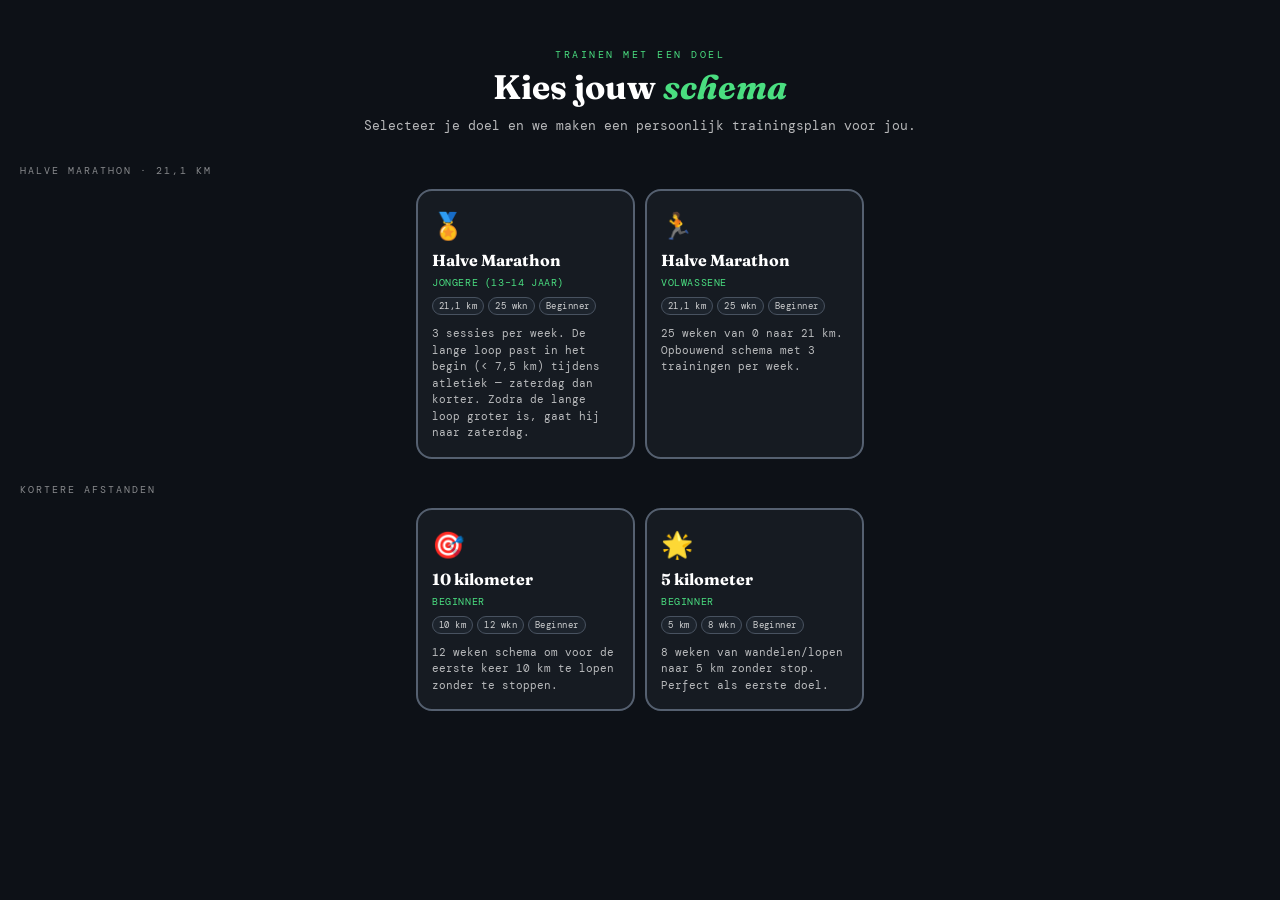
<file: schema.html>
<!DOCTYPE html>
<html lang="nl">
<head>
<meta charset="UTF-8">
<meta name="viewport" content="width=device-width, initial-scale=1.0, user-scalable=no">
<meta name="apple-mobile-web-app-capable" content="yes">
<meta name="apple-mobile-web-app-status-bar-style" content="black-translucent">
<meta name="theme-color" content="#0d1117">
<link rel="manifest" href="manifest.json">
<link rel="icon" href="icons/icon-192.png">
<link rel="apple-touch-icon" href="icons/icon-192.png">
<title>Trainen met een doel</title>
<link rel="preconnect" href="https://fonts.googleapis.com">
<link href="https://fonts.googleapis.com/css2?family=DM+Mono:wght@400;500&family=Fraunces:ital,opsz,wght@0,9..144,300;0,9..144,700;1,9..144,300&display=swap" rel="stylesheet">
<style>
  :root {
    --bg: #0d1117;
    --surface: #161b22;
    --surface2: #1f2730;
    --border: #556070;
    --accent: #4ade80;
    --accent2: #86efac;
    --warn: #fbbf24;
    --danger: #f87171;
    --text: #ffffff;
    --muted: #ffffff;
    --mono: 'DM Mono', monospace;
    --serif: 'Fraunces', serif;
  }

  * { box-sizing: border-box; margin: 0; padding: 0; }

  body {
    background: var(--bg);
    color: var(--text);
    font-family: var(--mono);
    min-height: 100vh;
    overflow-x: hidden;
  }

  body::before {
    content: '';
    position: fixed;
    inset: 0;
    background-image:
      linear-gradient(rgba(74,222,128,0.03) 1px, transparent 1px),
      linear-gradient(90deg, rgba(74,222,128,0.03) 1px, transparent 1px);
    background-size: 40px 40px;
    pointer-events: none;
    z-index: 0;
  }

  /* ─── PROFILE SELECTIE SCHERM ─── */
  #profile-screen {
    display: none;
    position: fixed;
    inset: 0;
    background: var(--bg);
    z-index: 200;
    overflow-y: auto;
    padding-bottom: 48px;
  }
  #profile-screen.active { display: block; }

  .ps-header {
    padding: 48px 20px 28px;
    text-align: center;
    position: relative;
    z-index: 1;
  }
  .ps-eyebrow {
    font-size: 10px;
    letter-spacing: 0.25em;
    color: var(--accent);
    text-transform: uppercase;
    margin-bottom: 8px;
  }
  .ps-header h1 {
    font-family: var(--serif);
    font-size: 34px;
    font-weight: 700;
    line-height: 1.1;
    color: var(--text);
  }
  .ps-header h1 em { font-style: italic; color: var(--accent); }
  .ps-sub {
    font-size: 13px;
    color: var(--muted);
    margin-top: 10px;
    line-height: 1.5;
    opacity: 0.7;
  }

  .ps-section-label {
    font-size: 10px;
    letter-spacing: 0.2em;
    text-transform: uppercase;
    color: var(--muted);
    opacity: 0.5;
    padding: 0 20px;
    margin-bottom: 12px;
    position: relative;
    z-index: 1;
  }

  .profile-grid {
    display: grid;
    grid-template-columns: 1fr 1fr;
    gap: 10px;
    padding: 0 16px;
    max-width: 480px;
    margin: 0 auto;
    position: relative;
    z-index: 1;
  }
  .profile-grid.single { grid-template-columns: 1fr; }

  .profile-card {
    background: var(--surface);
    border: 2px solid var(--border);
    border-radius: 16px;
    padding: 18px 14px 16px;
    cursor: pointer;
    transition: border-color 0.2s, background 0.2s, transform 0.1s;
    display: flex;
    flex-direction: column;
    gap: 6px;
    -webkit-tap-highlight-color: transparent;
  }
  .profile-card:hover { border-color: var(--accent); background: rgba(74,222,128,0.04); }
  .profile-card:active { transform: scale(0.97); }

  .pc-icon { font-size: 26px; margin-bottom: 2px; }
  .pc-title {
    font-family: var(--serif);
    font-size: 16px;
    font-weight: 700;
    color: var(--text);
    line-height: 1.2;
  }
  .pc-sub {
    font-size: 10px;
    color: var(--accent);
    letter-spacing: 0.06em;
    text-transform: uppercase;
  }
  .pc-tags {
    display: flex;
    flex-wrap: wrap;
    gap: 4px;
    margin-top: 2px;
  }
  .pc-tag {
    font-size: 9px;
    padding: 2px 6px;
    border-radius: 99px;
    background: var(--surface2);
    border: 1px solid var(--border);
    color: var(--muted);
    letter-spacing: 0.05em;
    opacity: 0.8;
  }
  .pc-desc {
    font-size: 11px;
    color: var(--muted);
    line-height: 1.5;
    margin-top: 4px;
    opacity: 0.7;
  }

  /* ─── MAIN APP ─── */
  .app { position: relative; z-index: 1; max-width: 480px; margin: 0 auto; padding: 0 0 80px; }

  header {
    padding: 20px 20px 14px;
    border-bottom: 1px solid var(--border);
  }
  header .eyebrow {
    font-size: 10px;
    letter-spacing: 0.2em;
    color: var(--accent);
    text-transform: uppercase;
    margin-bottom: 4px;
  }
  header h1 {
    font-family: var(--serif);
    font-size: 26px;
    font-weight: 700;
    line-height: 1.1;
    color: var(--text);
  }
  header h1 em { font-style: italic; color: var(--accent); }

  .header-bottom {
    display: flex;
    align-items: center;
    justify-content: space-between;
    margin-top: 10px;
  }
  .header-profile-name {
    font-size: 11px;
    color: var(--muted);
    opacity: 0.6;
    letter-spacing: 0.05em;
  }
  .btn-switch-schema {
    font-size: 10px;
    letter-spacing: 0.1em;
    color: var(--muted);
    text-transform: uppercase;
    background: none;
    border: 1px solid var(--border);
    border-radius: 99px;
    padding: 4px 10px;
    cursor: pointer;
    font-family: var(--mono);
    opacity: 0.7;
    transition: all 0.2s;
  }
  .btn-switch-schema:hover { border-color: var(--accent); color: var(--accent); opacity: 1; }

  /* TABS */
  .tabs {
    display: flex;
    border-bottom: 1px solid var(--border);
    background: var(--bg);
    position: sticky;
    top: 0;
    z-index: 10;
  }
  .tab-btn {
    flex: 1;
    padding: 14px 8px;
    background: none;
    border: none;
    color: var(--muted);
    font-family: var(--mono);
    font-size: 11px;
    letter-spacing: 0.1em;
    text-transform: uppercase;
    cursor: pointer;
    border-bottom: 2px solid transparent;
    transition: all 0.2s;
  }
  .tab-btn.active { color: var(--accent); border-bottom-color: var(--accent); }

  .panel { display: none; padding: 20px; }
  .panel.active { display: block; }

  /* PROGRESS */
  .progress-bar-wrap {
    background: var(--surface);
    border: 1px solid var(--border);
    border-radius: 12px;
    padding: 16px;
    margin-bottom: 20px;
  }
  .progress-bar-wrap .label {
    display: flex;
    justify-content: space-between;
    font-size: 11px;
    color: var(--muted);
    margin-bottom: 8px;
  }
  .progress-bar-wrap .label strong { color: var(--accent); }
  .progress-track {
    height: 6px;
    background: var(--border);
    border-radius: 99px;
    overflow: hidden;
  }
  .progress-fill {
    height: 100%;
    background: linear-gradient(90deg, var(--accent), var(--accent2));
    border-radius: 99px;
    transition: width 0.5s ease;
  }
  .progress-weeks {
    display: flex;
    justify-content: space-between;
    margin-top: 6px;
    font-size: 10px;
    color: var(--muted);
    letter-spacing: 0.05em;
    opacity: 0.6;
  }

  /* WEEK BLOCKS */
  .week-block {
    border: 1px solid var(--border);
    border-radius: 12px;
    margin-bottom: 12px;
    overflow: hidden;
    transition: border-color 0.2s;
  }
  .week-block.current { border-color: var(--accent); }
  .week-block.done { opacity: 0.6; }

  .week-header {
    display: flex;
    justify-content: space-between;
    align-items: center;
    padding: 12px 16px;
    background: var(--surface);
    cursor: pointer;
  }
  .week-header .week-label {
    font-size: 11px;
    letter-spacing: 0.1em;
    color: var(--muted);
    text-transform: uppercase;
  }
  .week-header .week-title {
    font-family: var(--serif);
    font-size: 15px;
    color: var(--text);
    margin-top: 2px;
  }
  .week-header .week-badge {
    font-size: 10px;
    padding: 3px 8px;
    border-radius: 99px;
    background: var(--surface2);
    color: var(--muted);
    border: 1px solid var(--border);
    white-space: nowrap;
    flex-shrink: 0;
  }
  .week-block.current .week-badge {
    background: rgba(74,222,128,0.1);
    color: var(--accent);
    border-color: var(--accent);
  }

  .week-sessions { display: none; padding: 12px; gap: 8px; flex-direction: column; }
  .week-sessions.open { display: flex; }

  .session-card {
    background: var(--surface2);
    border: 1px solid var(--border);
    border-radius: 10px;
    padding: 14px;
    cursor: pointer;
    transition: border-color 0.2s, background 0.2s;
  }
  .session-card:hover { border-color: var(--accent); }
  .session-card.completed { border-color: var(--accent); background: rgba(74,222,128,0.05); }
  .session-card.completed .session-type { color: var(--accent); }

  .session-card-top {
    display: flex;
    justify-content: space-between;
    align-items: flex-start;
    margin-bottom: 6px;
  }
  .session-type {
    font-size: 13px;
    font-weight: 500;
    color: var(--text);
    line-height: 1.3;
    flex: 1;
    padding-right: 10px;
  }
  .session-desc {
    font-size: 12px;
    color: var(--muted);
    line-height: 1.5;
    border-top: 1px solid var(--border);
    padding-top: 8px;
  }
  .session-dist {
    font-family: var(--serif);
    font-size: 22px;
    font-weight: 700;
    color: var(--accent2);
    text-align: right;
    line-height: 1;
    white-space: nowrap;
    flex-shrink: 0;
  }
  .session-dist span { font-size: 11px; color: var(--muted); font-family: var(--mono); display: block; }
  .session-planned-date { font-size: 11px; color: var(--accent); margin-top: 4px; letter-spacing: 0.03em; }

  /* TRACKER */
  .tracker-idle, .tracker-active, .tracker-done { display: none; }
  .tracker-idle.visible, .tracker-active.visible, .tracker-done.visible { display: block; }

  .big-metric { text-align: center; padding: 32px 20px; }
  .big-metric .value {
    font-family: var(--serif);
    font-size: 72px;
    font-weight: 700;
    color: var(--accent);
    line-height: 1;
    letter-spacing: -2px;
  }
  .big-metric .unit {
    font-size: 14px;
    color: var(--muted);
    margin-top: 4px;
    text-transform: uppercase;
    letter-spacing: 0.1em;
  }

  .metrics-grid { display: grid; grid-template-columns: 1fr 1fr; gap: 12px; margin: 0 20px 24px; }
  .metric-box {
    background: var(--surface);
    border: 1px solid var(--border);
    border-radius: 10px;
    padding: 14px;
    text-align: center;
  }
  .metric-box .val { font-family: var(--serif); font-size: 28px; font-weight: 700; color: var(--text); }
  .metric-box .lbl { font-size: 10px; color: var(--muted); text-transform: uppercase; letter-spacing: 0.1em; margin-top: 4px; }

  .btn {
    display: block;
    width: calc(100% - 40px);
    margin: 0 20px 12px;
    padding: 18px;
    border-radius: 12px;
    border: none;
    font-family: var(--mono);
    font-size: 13px;
    letter-spacing: 0.1em;
    text-transform: uppercase;
    cursor: pointer;
    transition: all 0.2s;
  }
  .btn-primary { background: var(--accent); color: #0d1117; font-weight: 500; }
  .btn-primary:hover { background: var(--accent2); }
  .btn-danger { background: transparent; border: 1px solid var(--danger); color: var(--danger); }
  .btn-muted { background: var(--surface); border: 1px solid var(--border); color: var(--muted); }
  .btn-done { background: transparent; border: 1px solid var(--accent); color: var(--accent); }
  .btn-lock { background: transparent; border: 1px solid var(--warn); color: var(--warn); }

  .tracker-info {
    background: var(--surface);
    border: 1px solid var(--border);
    border-radius: 12px;
    margin: 0 20px 20px;
    padding: 16px;
    font-size: 13px;
    color: var(--muted);
    line-height: 1.6;
  }
  .tracker-info strong { color: var(--text); }

  .gps-dot {
    display: inline-block;
    width: 8px; height: 8px;
    border-radius: 50%;
    background: var(--warn);
    margin-right: 6px;
    animation: pulse 1.5s infinite;
  }
  .gps-dot.locked { background: var(--accent); }
  @keyframes pulse {
    0%, 100% { opacity: 1; transform: scale(1); }
    50% { opacity: 0.4; transform: scale(0.8); }
  }

  /* HISTORY */
  .history-empty { text-align: center; padding: 48px 20px; color: var(--muted); font-size: 14px; line-height: 1.6; }
  .history-item {
    background: var(--surface);
    border: 1px solid var(--border);
    border-radius: 10px;
    padding: 14px 16px;
    margin-bottom: 10px;
    display: flex;
    justify-content: space-between;
    align-items: center;
  }
  .history-item .hi-date { font-size: 11px; color: var(--muted); margin-bottom: 3px; }
  .history-item .hi-name { font-size: 14px; color: var(--text); }
  .history-item .hi-dist { font-family: var(--serif); font-size: 22px; font-weight: 700; color: var(--accent2); text-align: right; }
  .history-item .hi-dist span { font-size: 11px; color: var(--muted); font-family: var(--mono); }
  .section-title { font-size: 11px; letter-spacing: 0.15em; text-transform: uppercase; color: var(--muted); margin-bottom: 14px; }

  /* MODAL */
  .modal-overlay { display: none; position: fixed; inset: 0; background: rgba(0,0,0,0.7); z-index: 100; align-items: flex-end; }
  .modal-overlay.open { display: flex; }
  .modal-sheet {
    background: var(--surface);
    border-top: 1px solid var(--border);
    border-radius: 20px 20px 0 0;
    padding: 24px 20px 40px;
    width: 100%;
    animation: slideUp 0.3s ease;
  }
  @keyframes slideUp { from { transform: translateY(100%); } to { transform: translateY(0); } }
  .modal-sheet h2 { font-family: var(--serif); font-size: 22px; margin-bottom: 6px; }
  .modal-sheet .modal-sub { font-size: 13px; color: var(--muted); margin-bottom: 20px; line-height: 1.5; }
  .modal-actions { display: flex; flex-direction: column; gap: 10px; }
  .modal-actions .btn { width: 100%; margin: 0; }
  .date-picker-wrap { background: var(--surface2); border: 1px solid var(--border); border-radius: 10px; padding: 14px; margin-bottom: 16px; }
  .date-label { display: block; font-size: 11px; letter-spacing: 0.1em; text-transform: uppercase; color: var(--muted); margin-bottom: 8px; }
  .date-input { width: 100%; background: var(--bg); border: 1px solid var(--border); border-radius: 8px; padding: 10px 12px; color: var(--text); font-family: var(--mono); font-size: 15px; outline: none; transition: border-color 0.2s; }
  .date-input:focus { border-color: var(--accent); }
  .date-hint { font-size: 11px; color: var(--muted); margin-top: 7px; }

  /* LOCK SCREEN */
  #lock-screen {
    display: none;
    position: fixed;
    inset: 0;
    background: var(--bg);
    z-index: 999;
    flex-direction: column;
    align-items: center;
    justify-content: center;
    text-align: center;
    padding: 40px 20px;
    touch-action: none;
  }
  #lock-screen.active { display: flex; }
  .lock-dist { font-family: var(--serif); font-size: 96px; font-weight: 700; color: var(--accent); line-height: 1; letter-spacing: -4px; }
  .lock-unit { font-size: 16px; color: var(--muted); text-transform: uppercase; letter-spacing: 0.15em; margin-top: 8px; margin-bottom: 40px; }
  .lock-stats { display: flex; gap: 48px; margin-bottom: 60px; }
  .lock-stats span { font-family: var(--serif); font-size: 36px; font-weight: 700; color: var(--text); display: block; }
  .lock-lbl { font-size: 11px; color: var(--muted); text-transform: uppercase; letter-spacing: 0.1em; margin-top: 4px; }
  .lock-hint { font-size: 13px; color: var(--muted); margin-bottom: 20px; }
  .lock-btn {
    background: var(--surface);
    border: 1px solid var(--border);
    color: var(--text);
    font-family: var(--mono);
    font-size: 14px;
    padding: 18px 32px;
    border-radius: 12px;
    cursor: pointer;
    user-select: none;
    -webkit-user-select: none;
    position: relative;
    overflow: hidden;
    transition: border-color 0.2s;
  }
  .lock-btn::after { content: ''; position: absolute; left: 0; top: 0; bottom: 0; width: 0%; background: rgba(74,222,128,0.15); transition: none; }
  .lock-btn.filling::after { width: 100%; transition: width 3s linear; }
</style>
</head>
<body>

<!-- ─── SCHEMA SELECTIE SCHERM ─── -->
<div id="profile-screen">
  <div class="ps-header">
    <div class="ps-eyebrow">Trainen met een doel</div>
    <h1>Kies jouw <em>schema</em></h1>
    <p class="ps-sub">Selecteer je doel en we maken een persoonlijk trainingsplan voor jou.</p>
  </div>

  <div class="ps-section-label" style="margin-bottom:12px;">Halve marathon · 21,1 km</div>
  <div class="profile-grid" id="grid-hm"></div>

  <div class="ps-section-label" style="margin-top:24px;margin-bottom:12px;">Kortere afstanden</div>
  <div class="profile-grid" id="grid-short"></div>
</div>

<!-- ─── HOOFDAPP ─── -->
<div class="app" id="main-app" style="display:none">
  <header>
    <div class="eyebrow" id="header-eyebrow">—</div>
    <h1>Trainen met een <em>doel</em></h1>
    <div class="header-bottom">
      <span class="header-profile-name" id="header-profile-name"></span>
      <button class="btn-switch-schema" onclick="showProfileScreen()">↻ Wijzig schema</button>
    </div>
  </header>

  <div class="tabs">
    <button class="tab-btn active" onclick="showTab('schema')">Schema</button>
    <button class="tab-btn" onclick="showTab('tracker')">GPS Tracker</button>
    <button class="tab-btn" onclick="showTab('history')">Logboek</button>
  </div>

  <div id="tab-schema" class="panel active">
    <div class="progress-bar-wrap">
      <div class="label">
        <span>Voortgang</span>
        <strong id="progress-text">0 trainingen</strong>
      </div>
      <div class="progress-track">
        <div class="progress-fill" id="progress-fill" style="width:2%"></div>
      </div>
      <div class="progress-weeks" id="progress-weeks-labels"></div>
    </div>
    <div id="weeks-container"></div>
  </div>

  <div id="tab-tracker" class="panel">
    <div class="tracker-idle visible" id="tracker-idle">
      <div class="tracker-info">
        <span class="gps-dot" id="gps-dot"></span>
        <strong id="gps-status">GPS verbinding zoeken…</strong><br><br>
        Start een training vanuit het <strong>Schema</strong> of start hier een vrije loop.
      </div>
      <div id="session-start-section" style="display:none">
        <div class="tracker-info">
          <strong id="session-start-name"></strong><br>
          <span id="session-start-target" style="font-size:12px;color:var(--accent);"></span>
        </div>
        <button class="btn btn-primary" onclick="startSessionRun()">▶ Start training</button>
      </div>
      <button class="btn btn-muted" id="free-run-btn" onclick="startFreeRun()">▶ Vrije loop starten</button>
    </div>

    <div class="tracker-active" id="tracker-active">
      <div class="big-metric">
        <div class="value" id="live-dist">0.00</div>
        <div class="unit">kilometer</div>
      </div>
      <div class="metrics-grid">
        <div class="metric-box"><div class="val" id="live-time">00:00</div><div class="lbl">Tijd</div></div>
        <div class="metric-box"><div class="val" id="live-pace">--:--</div><div class="lbl">Tempo /km</div></div>
        <div class="metric-box"><div class="val" id="live-speed">0.0</div><div class="lbl">km/u</div></div>
        <div class="metric-box"><div class="val" id="live-target">—</div><div class="lbl">Doel km</div></div>
      </div>
      <button class="btn btn-lock" onclick="lockScreen()">🔒 Scherm vergrendelen</button>
      <button class="btn btn-danger" onclick="stopRun()">■ Stop training</button>
    </div>

    <div id="lock-screen">
      <div class="lock-dist" id="lock-dist">0.00</div>
      <div class="lock-unit">kilometer</div>
      <div class="lock-stats">
        <div><span id="lock-time">00:00</span><div class="lock-lbl">Tijd</div></div>
        <div><span id="lock-pace">--:--</span><div class="lock-lbl">Tempo /km</div></div>
      </div>
      <div class="lock-hint">Houd 3 seconden ingedrukt om te ontgrendelen</div>
      <button class="lock-btn" id="lock-btn"
        onpointerdown="startUnlock()" onpointerup="cancelUnlock()" onpointerleave="cancelUnlock()">
        🔓 Houd ingedrukt om te ontgrendelen
      </button>
    </div>

    <div class="tracker-done" id="tracker-done">
      <div class="big-metric">
        <div style="font-size:40px;margin-bottom:8px">✓</div>
        <div class="value" id="done-dist">0.00</div>
        <div class="unit">kilometer · training voltooid</div>
      </div>
      <div class="metrics-grid">
        <div class="metric-box"><div class="val" id="done-time">00:00</div><div class="lbl">Tijd</div></div>
        <div class="metric-box"><div class="val" id="done-pace">--:--</div><div class="lbl">Gem. tempo</div></div>
      </div>
      <button class="btn btn-primary" onclick="saveRun()">💾 Opslaan in logboek</button>
      <button class="btn btn-muted" onclick="resetTracker()">Nieuw</button>
    </div>
  </div>

  <div id="tab-history" class="panel">
    <div class="section-title">Voltooide trainingen</div>
    <div id="history-list"></div>
  </div>
</div>

<div class="modal-overlay" id="session-modal">
  <div class="modal-sheet">
    <h2 id="modal-title">Training</h2>
    <div class="modal-sub" id="modal-desc"></div>
    <div class="date-picker-wrap">
      <label class="date-label">📅 Geplande datum</label>
      <input type="date" id="session-date-input" class="date-input" onchange="saveSessionDate()">
      <div class="date-hint">Pas de datum aan als je de training wilt verplaatsen</div>
    </div>
    <div class="modal-actions">
      <button class="btn btn-primary" onclick="launchSessionTracker()">▶ Start met GPS-tracker</button>
      <button class="btn btn-done" onclick="markSessionDone()">✓ Markeer als voltooid</button>
      <button class="btn btn-muted" onclick="closeModal()">Sluiten</button>
    </div>
  </div>
</div>

<script>
// ═══════════════════════════════════════════════════════
// SCHEMA PROFIELEN
// ═══════════════════════════════════════════════════════

const PROFILES = [

  // ───────────────────────────────────────────────────
  // 1. HALVE MARATHON — JONGERE (13-14 jaar)
  // ───────────────────────────────────────────────────
  {
    id: 'jongere_hm',
    icon: '🏅',
    title: 'Halve Marathon',
    subtitle: 'Jongere (13–14 jaar)',
    desc: '3 sessies per week. De lange loop past in het begin (< 7,5 km) tijdens atletiek — zaterdag dan korter. Zodra de lange loop groter is, gaat hij naar zaterdag.',
    distance: '21,1 km',
    level: 'Beginner',
    startDate: new Date('2026-04-20'),
    raceLabel: '11 oktober 2026 · Eindhoven',
    dayLabels: ['Maandag', 'Atletiek (di of do)', 'Zaterdag'],
    dayOffsets: [0, 1, 5],
    phases: [
      { weeks:[1,2,3,4], name:'Fase 1 — Wennen & eerste successen' },
      { weeks:[5,6,7,8], name:'Fase 2 — Uithoudingsvermogen opbouwen' },
      { weeks:[9,10,11,12], name:'Fase 3 — Langere afstanden' },
      { weeks:[13,14,15,16], name:'Fase 4 — Opbouw intensiteit' },
      { weeks:[17,18,19,20], name:'Fase 5 — Piekmijlen' },
      { weeks:[21], name:'Fase 6 — Proefloop halve marathon' },
      { weeks:[22,23,24], name:'Fase 7 — Tapering & finetuning' },
      { weeks:[25], name:'Wedstrijdweek — Eindhoven 11 oktober' },
    ],
    schema: [
      { w:1, sessions:[
        { type:'Eerste loopje', desc:'2 km rustig — zo begint elk groot avontuur. Loop in een tempo waarbij je makkelijk kunt praten. Wandelen mag! Morgen doe je de lange loop van deze week tijdens atletiek.', km:2 },
        { type:'Lange loop tijdens atletiek: 3 km', desc:'Dit is je lange loop van deze week — hij past prima in de atletieksessie. Loop 3 km rustig aaneengesloten (of 3 × 1 km met korte wandelpauze). Praatstempo, geen druk. Vertel je trainer dat je een HM voorbereidt!', km:3 },
        { type:'Kort afsluitloopje', desc:'2 km rustig. De lange loop zat al in de week — zaterdag is een fijn, licht loopje als afsluiting.', km:2 },
      ]},
      { w:2, sessions:[
        { type:'Onderhoudsduurloop', desc:'3 km rustig. Loop bewust in een tempo waarbij je een gesprek kunt voeren. Je bouwt een basis — niet te snel pushen.', km:3 },
        { type:'Lange loop tijdens atletiek: 4 km', desc:'Vandaag doe je je lange loop tijdens atletiek: 4 km aaneengesloten. Rustig tempo, geen haast. Je trekt zo\'n 40-45 minuten uit voor dit stuk.', km:4 },
        { type:'Kort afsluitloopje', desc:'2 km rustig. Lange loop zat in de week — zaterdag gewoon lekker bewegen.', km:2 },
      ]},
      { w:3, sessions:[
        { type:'Ritmeloop', desc:'3 km in een steady tempo. Focus op je looppas: kleine stappen, rechtop houden, armen ontspannen. Je merkt dat lopen al makkelijker gaat dan week 1!', km:3 },
        { type:'🎉 Eerste 5 km — tijdens atletiek!', desc:'Vandaag loop je voor het eerst 5 km — en je doet het tijdens atletiek! Echte mijlpaal. Loop rustig en geniet ervan. Je bent nog maar 3 weken onderweg en haalt al 5 km.', km:5 },
        { type:'Kort afsluitloopje', desc:'2 km rustig — de 5 km zaten al in de week. Zaterdag is gewoon bijkomen van een topweek.', km:2 },
      ]},
      { w:4, sessions:[
        { type:'Herstelweekloop', desc:'2 km bewust rustig. Dit is een herstelweek — minder is meer. Je lichaam verwerkt de training van de afgelopen weken.', km:2 },
        { type:'Lange loop tijdens atletiek: 4 km (herstelweek)', desc:'Herstelweek: 4 km rustig tijdens atletiek. Bewust minder dan vorige week. Niet pushen — je lichaam laadt op.', km:4 },
        { type:'Rustloop', desc:'2 km heel rustig. Herstelweek. Je hebt de eerste maand erop zitten — dat is het vieren waard!', km:2 },
      ]},
      { w:5, sessions:[
        { type:'Comfortabele duurloop', desc:'4 km in een tempo waarbij je adem volledig in controle is. De praatstempo-test: kun je nog een zin zeggen? Dan zit je goed.', km:4 },
        { type:'Lange loop tijdens atletiek: 6 km', desc:'Vandaag doe je de lange loop van deze week tijdens atletiek: 6 km! Je pakt zo de grens van wat nog goed in een atletieksessie past. Rustig en consistent.', km:6 },
        { type:'Kort afsluitloopje', desc:'3 km rustig. Lange loop zat al in de week — zaterdag lekker afbouwen.', km:3 },
      ]},
      { w:6, sessions:[
        { type:'Stabiele duurloop', desc:'4 km in een constant tempo van begin tot eind. Probeer de tweede helft niet langzamer te worden dan de eerste.', km:4 },
        { type:'Lange loop tijdens atletiek: 7 km', desc:'Dit is de laatste keer dat de lange loop tijdens atletiek past — 7 km is net de grens. Loop de eerste 3 km bewust rustig. Geniet ervan! Volgende week gaat de lange loop naar zaterdag.', km:7 },
        { type:'Kort afsluitloopje', desc:'3 km rustig. Volgende week gaat de lange loop naar zaterdag — maar eerst lekker genieten van deze week.', km:3 },
      ]},
      { w:7, sessions:[
        { type:'Onderhoudsduurloop', desc:'5 km makkelijk. Zaterdag staat je eerste echte zaterdag-lange-loop gepland: 8 km! Even de benen losmaken deze week.', km:5 },
        { type:'HM-training tijdens atletiek: loopdrills + intervals', desc:'Vanaf nu is de lange loop te lang voor atletiek, die gaat naar zaterdag. Vandaag tijdens atletiek: 10 min opwarmen → 5 × 400m iets sneller dan normaal met 90 sec wandelpauze → 10 min afkoelen. Je eerste echte intervaltraining!', km:4 },
        { type:'🎉 Eerste 8 km!', desc:'8 km — nieuwe mijlpaal, nu op zaterdag! Loop de eerste 4 km bewust langzamer dan je denkt te kunnen. Tweede helft consistent blijven. Gefeliciteerd — je bent klaar voor de grotere afstanden!', km:8 },
      ]},
      { w:8, sessions:[
        { type:'Rustige herstelloop', desc:'3 km heel rustig. Herstelweek! Na 3 zware weken is dit de beloning: bewust minder trainen zodat je lichaam sterker wordt.', km:3 },
        { type:'Lange loop tijdens atletiek: 6 km (herstelweek)', desc:'Herstelweek én de lange loop is 6 km — dus past hij even terug bij atletiek. Rustig 6 km doorlopen. Geen tijdsdruk, geen intervals. Herstellen is het doel.', km:6 },
        { type:'Kort hersteljoggje', desc:'3 km rustig. Lange loop was tijdens atletiek — zaterdag licht en fijn afsluiten.', km:3 },
      ]},
      { w:9, sessions:[
        { type:'Ritme opbouwen', desc:'5 km in een stabiel ritme. Probeer je tempo de hele loop gelijk te houden. Zaterdag: eerste 10 km!', km:5 },
        { type:'HM-training tijdens atletiek: 4 × 800m intervals', desc:'Tijdens atletiek: 10 min opwarmen → 4 × 800m op een pittig tempo → 2 min wandelpauze → 10 min afkoelen. Je intervalcapaciteit groeit elke week!', km:5 },
        { type:'🎉 Eerste 10 km!', desc:'10 km — de magische grens! Strategie: eerste 5 km bewust rustig, tweede 5 km op gevoel. Je loopt nu dubbele cijfers — Eindhoven is voelbaar dichterbij!', km:10 },
      ]},
      { w:10, sessions:[
        { type:'Makkelijke duurloop', desc:'5 km rustig en ontspannen. Herstel van de 10 km van vorige week. Bewegen is het doel.', km:5 },
        { type:'HM-training tijdens atletiek: 5 × 1 km intervals', desc:'Tijdens atletiek: 10 min opwarmen → 5 × 1 km iets boven je comfortzone → 2 min wandelpauze → 10 min afkoelen. Grotere blokken = groter effect!', km:6 },
        { type:'11 km — opbouwen naar HM', desc:'11 km in praatstempo. Je loopt nu afstanden die een maand geleden ondenkbaar waren. Loop bewust en geniet van de route.', km:11 },
      ]},
      { w:11, sessions:[
        { type:'Rustige duurloop', desc:'6 km makkelijk. Benen losmaken, hoofd leeg. Geen druk — zaterdag staat de 12 km.', km:6 },
        { type:'HM-training tijdens atletiek: tempoloop 30 min', desc:'Tijdens atletiek: 10 min opwarmen → 30 min op een tempo dat voelt als "stevig maar houdbaar" → 10 min afkoelen. Dit bouwt je wedstrijdconditie op.', km:6 },
        { type:'12 km — doorbijten!', desc:'12 km. De tweede helft wordt mentaal zwaarder — dat is normaal. Zet je favoriete muziek aan en blijf consistent. Je bent er doorheen!', km:12 },
      ]},
      { w:12, sessions:[
        { type:'Kort herstelloopje', desc:'4 km heel rustig. Herstelweek — bewust minder. Je spieren repareren en worden sterker.', km:4 },
        { type:'HM-training tijdens atletiek (herstelweek): rustig lopen', desc:'Herstelweek: tijdens atletiek 20-25 min rustig doorlopen. Geen intervals. Je hebt hard gewerkt de afgelopen weken — even bijtanken.', km:3 },
        { type:'Gecontroleerde lange loop: 9 km', desc:'9 km rustig — iets minder dan vorige weken, bewust. Klaar voor de volgende fase! Geniet van hoe sterk je al bent.', km:9 },
      ]},
      { w:13, sessions:[
        { type:'Opbouwduurloop', desc:'6 km: eerste 2 km rustig opwarmen, dan stabiel tempo aanhouden.', km:6 },
        { type:'HM-training tijdens atletiek: 6 × 1 km intervals', desc:'Tijdens atletiek: 10 min opwarmen → 6 × 1 km op wedstrijdtempogevoelstraining → 90 sec wandelen → 10 min afkoelen. Je intervalcapaciteit is nu echt goed!', km:7 },
        { type:'13 km — halve wedstrijdafstand!', desc:'13 km in je beoogde wedstrijdtempo. Dit is precies de helft van de halve marathon! Test hoe je tempo voelt. Loop de eerste 7 km bewust rustig.', km:13 },
      ]},
      { w:14, sessions:[
        { type:'Herstelduurloop', desc:'6 km rustig. Na de 13 km van vorige week mogen de benen herstellen.', km:6 },
        { type:'HM-training tijdens atletiek: wedstrijdtempo 35 min', desc:'Tijdens atletiek: 10 min opwarmen → 35 min op je gewenste wedstrijdtempo → 10 min afkoelen. Wen aan hoe dit tempo aanvoelt!', km:7 },
        { type:'14 km — nieuwe grens', desc:'14 km rustig. Focus op techniek en consistentie, niet op tijd. Loop de eerste 7 km bewust langzamer dan je wilt.', km:14 },
      ]},
      { w:15, sessions:[
        { type:'Stabiele duurloop', desc:'7 km in een gelijkmatig tempo. Geen versnellingen, gewoon lekker doorlopen. Zaterdag is een grote dag!', km:7 },
        { type:'HM-training tijdens atletiek: 4 × 1,5 km intervals', desc:'Tijdens atletiek: 10 min opwarmen → 4 × 1,5 km iets boven wedstrijdtempo → 2 min wandelen → 10 min afkoelen. Beste intervaltraining tot nu toe!', km:7 },
        { type:'🎉 Eerste 15 km!', desc:'15 km — een nieuwe mijlpaal! Neem iets te drinken mee, loop bewust de eerste 8 km rustig. Je kunt dit. Wees trots op hoever je bent gekomen!', km:15 },
      ]},
      { w:16, sessions:[
        { type:'Rustig adem halen', desc:'5 km heel rustig. Je hebt een zware fase achter de rug — welverdiende rust. Geen tempo, geen druk.', km:5 },
        { type:'HM-training tijdens atletiek (herstelweek): rustig tempo', desc:'Herstelweek: tijdens atletiek 20-25 min rustige HM-loop. Geen extra druk — je laadt op voor de laatste grote fase.', km:3 },
        { type:'Rustige lange loop: 11 km', desc:'11 km makkelijk tempo — iets minder dan vorige weken, bewust. Geniet van de route. Je staat er goed voor!', km:11 },
      ]},
      { w:17, sessions:[
        { type:'Onderhoudsduurloop', desc:'7 km stabiel. Dit is nu je standaard doordeweekse afstand. 7 km = normaal. Goed teken voor de halve marathon!', km:7 },
        { type:'HM-training tijdens atletiek: 6 × 1 km harde intervals', desc:'Tijdens atletiek: 10 min opwarmen → 6 × 1 km harder dan wedstrijdtempo → 90 sec wandelen → 10 min afkoelen. Piek van je intervaltraining!', km:7 },
        { type:'🎉 Eerste 16 km — bijna een halve!', desc:'16 km rustig. Eet 2 uur van tevoren iets lichts. Loop de eerste 8 km bewust langzamer dan je wilt. 16 km voor een 13-jarige is indrukwekkend — besef dat! Nog 5 km en je bent bij de halve.', km:16 },
      ]},
      { w:18, sessions:[
        { type:'Herstelduurloop', desc:'7 km rustig. Na de 16 km van vorige week mag het tempo lager dan normaal. Luister naar je lichaam.', km:7 },
        { type:'HM-training tijdens atletiek: wedstrijdtempo 40 min', desc:'Tijdens atletiek: 10 min opwarmen → 40 min op je streeftempo → 10 min afkoelen. Dit is je langste wedstrijdtempotraining!', km:7 },
        { type:'16 km herhalen — piekconditie', desc:'Nog een keer 16 km. Dit is je tweede en laatste piektraining. Loop rustig de eerste 10 km. Wees trots — dit is meer dan de meeste volwassenen ooit hardlopen!', km:16 },
      ]},
      { w:19, sessions:[
        { type:'Herstel-prioriteit loop', desc:'6 km bewust langzamer dan normaal. Na twee weken 16 km heeft je lichaam rust nodig. Op jouw leeftijd is herstel even belangrijk als training.', km:6 },
        { type:'HM-training tijdens atletiek: gematigde intervals', desc:'Tijdens atletiek: 10 min opwarmen → 4 × 1 km op 75% inspanning → 2 min wandelen → 10 min afkoelen. Bewust rustiger dan de afgelopen weken.', km:5 },
        { type:'15 km — tapering begint', desc:'15 km — iets minder dan vorige weken. Probeer je wedstrijdtempo vol te houden. Je conditie is op z\'n hoogst. Nu laadt je lichaam op.', km:15 },
      ]},
      { w:20, sessions:[
        { type:'Verdiende rustloop', desc:'5 km rustig. Je bent door de zwaarste fase heen. Klaar voor de proefloop volgende week!', km:5 },
        { type:'HM-training tijdens atletiek: rustige loop', desc:'Tijdens atletiek: 20-25 min rustige HM-loop. Je staat vlak voor de proefloop — energie bewaren is nu slim.', km:4 },
        { type:'Ontspannen 12 km', desc:'12 km makkelijk — dit voelt bijna rustig na de 16 km van twee weken geleden. Geniet ervan! Volgende week is de proefloop.', km:12 },
      ]},
      { w:21, sessions:[
        { type:'Onderhoudsduurloop', desc:'6 km stabiel. Loop rustig — zaterdag is de grote proefloop. Energie bewaren is de slimste move.', km:6 },
        { type:'Benen losmaken tijdens atletiek', desc:'Tijdens atletiek: 15-20 min heel rustig lopen. Geen intervals, geen tempo. Overmorgen is de proefloop — energie bewaren is de prioriteit! Vertel je trainer over de proefloop.', km:3 },
        { type:'🎯 Proefloop — Halve Marathon (21,1 km)', desc:'Dit is je generale repetitie voor Eindhoven! Loop precies zoals je de echte race wilt lopen: eerste 5 km bewust rustig, dan je eigen tempo vinden. Eet 2 uur van tevoren iets lichts, neem water mee. Noteer je tijd — zo weet je wat je kunt verwachten op 11 oktober. Wees trots: je loopt een officiële halve marathon!', km:21.1 },
      ]},
      { w:22, sessions:[
        { type:'Herstel na proefloop', desc:'5 km heel rustig — je benen zijn nog moe van de 21 km zaterdag. Wandelen mag. Je hebt een halve marathon gelopen!', km:5 },
        { type:'Herstel tijdens atletiek (na proefloop)', desc:'Vertel je trainer dat je 21 km hebt gelopen zaterdag! Tijdens atletiek: 15 min rustig lopen. Geen intensiteit — herstellen is de prioriteit.', km:2 },
        { type:'10 km — tapering start', desc:'10 km rustig. Bewust minder dan vorige week — je lichaam laadt nu op voor de echte race. Tapering werkt, vertrouw het!', km:10 },
      ]},
      { w:23, sessions:[
        { type:'Korte onderhoudloop', desc:'5 km rustig. Volume neemt af. Je benen laden op voor Eindhoven.', km:5 },
        { type:'HM-training tijdens atletiek: 3 × 1 km gevoel houden', desc:'Tijdens atletiek: 10 min opwarmen → 3 × 1 km op wedstrijdtempo → 2 min wandelen → 10 min afkoelen. Benen scherp houden zonder te vermoeiden.', km:4 },
        { type:'12 km rustig taperen', desc:'12 km makkelijk tempo. Bijna klaar! Nog maar 2 weken tot Eindhoven.', km:12 },
      ]},
      { w:24, sessions:[
        { type:'Fris en kort', desc:'4 km heel rustig. Niets bewijzen deze week. Je bent klaar.', km:4 },
        { type:'Losmaken tijdens atletiek', desc:'Tijdens atletiek: 15 min heel rustig lopen + 4 × 100m lichte versnelling. Fris en licht voelen — geen echte inspanning.', km:2 },
        { type:'Laatste middellange loop: 8 km', desc:'8 km rustig. Dit is de laatste langere training voor Eindhoven. Geniet ervan en vertrouw je voorbereiding. Je bent er klaar voor!', km:8 },
      ]},
      { w:25, sessions:[
        { type:'Activatieloopje', desc:'15 min heel rustig joggen + 3 × 30 sec iets sneller. Alleen om de benen wakker te maken. Niet uitputten!', km:3 },
        { type:'Volledige rust tijdens atletiek', desc:'Vandaag bij atletiek: doe niet mee met hardlopen. Vertel je trainer dat je zaterdag een wedstrijd hebt. Voeten omhoog vanavond, goed slapen!', km:0 },
        { type:'🏅 HALVE MARATHON — 21,1 km · Eindhoven', desc:'Dit is waarvoor je 25 weken hebt gewerkt. Loop de eerste 5 km bewust rustig, tweede helft op gevoel. Geniet van elke kilometer — je hebt dit verdiend! Je bent 13 jaar en loopt een halve marathon. Dat is fenomenaal!', km:21.1 },
      ]},
    ]
  },

  // ───────────────────────────────────────────────────
  // 2. HALVE MARATHON — VOLWASSENE BEGINNER
  // ───────────────────────────────────────────────────
  {
    id: 'volwassene_hm',
    icon: '🏃',
    title: 'Halve Marathon',
    subtitle: 'Volwassene',
    desc: '25 weken van 0 naar 21 km. Opbouwend schema met 3 trainingen per week.',
    distance: '21,1 km',
    level: 'Beginner',
    startDate: new Date('2026-04-21'),
    raceLabel: '11 oktober 2026 · Eindhoven',
    phases: [
      { weeks:[1,2,3,4], name:'Fase 1 — Basis opbouwen' },
      { weeks:[5,6,7,8], name:'Fase 2 — Uithoudingsvermogen' },
      { weeks:[9,10,11,12], name:'Fase 3 — Langere lopen' },
      { weeks:[13,14,15,16], name:'Fase 4 — Opbouw intensiteit' },
      { weeks:[17,18,19,20], name:'Fase 5 — Piekmijlen' },
      { weeks:[21], name:'Fase 6 — Proefloop halve marathon' },
      { weeks:[22,23,24], name:'Fase 7 — Tapering & finetuning' },
      { weeks:[25], name:'Wedstrijdweek — Eindhoven 11 oktober' },
    ],
    schema: [
      { w:1, sessions:[
        { type:'Rustige startloop', desc:'Loop 3 km in een tempo waarbij je nog gewoon kunt praten. Wandelen mag! Doel: bewegen zonder jezelf te forceren.', km:3 },
        { type:'Crosstraining', desc:'30 min fietsen, zwemmen of stevig wandelen. Geen hardlopen — benen laten wennen aan regelmatige beweging.', km:0 },
        { type:'Iets verder lopen', desc:'Zelfde rustige tempo als maandag, maar 1 km langer. Adem rustig, schouders ontspannen.', km:4 },
      ]},
      { w:2, sessions:[
        { type:'Onderhoudsduurloop', desc:'4 km in rustig tempo. Probeer het hele stuk door te lopen zonder te wandelen. Tempo: je kunt nog een zin zeggen.', km:4 },
        { type:'Crosstraining', desc:'40 min fietsen of wandelen. Actief bewegen zonder de loopbenen te belasten.', km:0 },
        { type:'Eerste 5 km', desc:'5 km rustig en in één keer. Neem de tijd, dit is je langste loop tot nu toe!', km:5 },
      ]},
      { w:3, sessions:[
        { type:'Ritmeloop', desc:'4 km in een steady tempo. Focus op je looppas: kleine stappen, rechtop staan, armen ontspannen langs het lijf.', km:4 },
        { type:'Loop-wandel intervals', desc:'Wissel 5 min hardlopen af met 1 min wandelen — doe dit 4 keer. Totaal ~24 min bewegen.', km:4 },
        { type:'Rustige lange loop', desc:'6 km in praatstempo. Langste afstand tot nu toe — neem rustig de tijd en geniet van de route.', km:6 },
      ]},
      { w:4, sessions:[
        { type:'Herstelloop', desc:'Korte 3 km, bewust langzamer dan normaal. Benen laten herstellen na 3 weken opbouwen.', km:3 },
        { type:'Crosstraining (herstel)', desc:'Lichte activiteit: 30 min wandelen of fietsen. Spieren laten bijkomen is het doel van deze week.', km:0 },
        { type:'Rustige weekendloop', desc:'5 km makkelijk tempo. Geen records, gewoon lekker bewegen. Je hebt de eerste maand erop zitten!', km:5 },
      ]},
      { w:5, sessions:[
        { type:'Comfortabele duurloop', desc:'5 km in een tempo waarbij je adem volledig in controle is.', km:5 },
        { type:'Korte intervals', desc:'Opwarmen 1 km rustig → 6 × 400m iets sneller → 90 sec wandelen → 1 km afkoelen.', km:5 },
        { type:'Lange loop praatstempo', desc:'7 km in rustig, gesprekstempo. Als je niet meer kunt praten, ga je te snel.', km:7 },
      ]},
      { w:6, sessions:[
        { type:'Stabiele duurloop', desc:'5 km in een constant tempo van begin tot eind.', km:5 },
        { type:'Tempoloop 20 min', desc:'Opwarmen 1 km → 20 min iets sneller lopen dan normaal → 1 km afkoelen.', km:5 },
        { type:'8 km — eerste echte lange loop', desc:'8 km rustig en gecontroleerd. Dit is een mijlpaal! Drink iets voor vertrek.', km:8 },
      ]},
      { w:7, sessions:[
        { type:'Onderhoudsduurloop', desc:'5 km makkelijk. Herstel van de lange loop van vorige week. Benen losmaken.', km:5 },
        { type:'Middellange intervals', desc:'Opwarmen 1 km → 6 × 500m iets boven je comfortzone → 90 sec wandelpauze → 1 km afkoelen.', km:6 },
        { type:'9 km doorlopen', desc:'9 km rustig. Blijf bewust langzaam — bewaar energie voor de tweede helft.', km:9 },
      ]},
      { w:8, sessions:[
        { type:'Rustige herstelloop', desc:'4 km heel rustig. Na twee zware weken mag het lichaam bijkomen.', km:4 },
        { type:'Crosstraining (actief herstel)', desc:'45 min fietsen of zwemmen. Bloed laten stromen zonder de loopspieren te belasten.', km:0 },
        { type:'Gecontroleerde lange loop', desc:'8 km rustig — korter dan vorige week, bewust. 8 km voelt al normaal!', km:8 },
      ]},
      { w:9, sessions:[
        { type:'Ritme opbouwen', desc:'6 km in een stabiel ritme. Probeer je tempo de hele loop gelijk te houden.', km:6 },
        { type:'Tempoloop 25 min', desc:'Opwarmen 1 km → 25 min op comfortabel snel tempo → 1 km afkoelen.', km:6 },
        { type:'10 km — eerste dubbele cijfers!', desc:'10 km rustig. Strategie: eerste 5 km bewust rustig, tweede helft mag iets sneller. Grote mijlpaal!', km:10 },
      ]},
      { w:10, sessions:[
        { type:'Makkelijke duurloop', desc:'6 km rustig en ontspannen. Herstel van de 10 km van vorige week.', km:6 },
        { type:'Kilometer-intervals', desc:'Opwarmen 1 km → 5 × 1 km iets sneller dan duurlooptempo → 2 min wandelpauze → 1 km afkoelen.', km:7 },
        { type:'11 km — opbouwen', desc:'11 km in praatstempo. Je loopt nu afstanden die een paar weken geleden ondenkbaar waren.', km:11 },
      ]},
      { w:11, sessions:[
        { type:'Rustige duurloop', desc:'6 km makkelijk. Benen losmaken, hoofd leeg. Geen druk.', km:6 },
        { type:'Tempoloop 30 min', desc:'Opwarmen 1 km → 30 min op een tempo dat voelt als "stevig maar houdbaar" → 1 km afkoelen.', km:7 },
        { type:'12 km — doorbijten!', desc:'12 km. De tweede helft wordt mentaal zwaarder — zet je favoriete muziek of podcast op en blijf consistent.', km:12 },
      ]},
      { w:12, sessions:[
        { type:'Kort herstelloopje', desc:'5 km heel rustig. Geen tempo, geen druk.', km:5 },
        { type:'Crosstraining (licht)', desc:'30 min wandelen of fietsen. Lichaam laten herstellen na drie intensieve weken.', km:0 },
        { type:'Gecontroleerde lange loop', desc:'10 km rustig. Iets korter dan vorige weken — dat is bewust. Klaar voor de volgende fase!', km:10 },
      ]},
      { w:13, sessions:[
        { type:'Opbouwduurloop', desc:'7 km: eerste 2 km rustig opwarmen, daarna stabiel tempo. Goed opwarmen is nu extra belangrijk.', km:7 },
        { type:'Kilometer-intervals (zwaarder)', desc:'Opwarmen 1 km → 6 × 1 km op wedstrijdtempo-gevoel → 90 sec wandelen → 1 km afkoelen.', km:8 },
        { type:'13 km — halve wedstrijdafstand', desc:'13 km in je beoogde wedstrijdtempo. Test hoe dat tempo voelt over die afstand.', km:13 },
      ]},
      { w:14, sessions:[
        { type:'Herstelduurloop', desc:'6 km rustig. Na de lange loop van vorige week rustig herstel.', km:6 },
        { type:'Wedstrijdtempo 35 min', desc:'Opwarmen 1 km → 35 min op je gewenste wedstrijdtempo → 1 km afkoelen. Wen aan dit gevoel!', km:8 },
        { type:'13 km herhalen', desc:'Nogmaals 13 km, maar rustiger. Focus op techniek en consistentie, niet op tijd.', km:13 },
      ]},
      { w:15, sessions:[
        { type:'Stabiele duurloop', desc:'7 km in een gelijkmatig tempo. Geen versnellingen, gewoon lekker doorlopen.', km:7 },
        { type:'Langere intervals', desc:'Opwarmen 1 km → 4 × 1,5 km iets boven wedstrijdtempo → 2 min wandelen → 1 km afkoelen.', km:8 },
        { type:'15 km — langste loop tot nu toe!', desc:'15 km rustig en bewust. Nieuw record! Neem iets te drinken mee en loop niet te snel weg.', km:15 },
      ]},
      { w:16, sessions:[
        { type:'Rustig adem halen', desc:'6 km heel rustig. Je hebt een zware fase achter de rug.', km:6 },
        { type:'Crosstraining (actief herstel)', desc:'45 min fietsen of zwemmen. Benen laten bijkomen voor de laatste grote fase.', km:0 },
        { type:'Rustige lange loop', desc:'12 km makkelijk tempo. Bewust korter — klaar voor de piekfase.', km:12 },
      ]},
      { w:17, sessions:[
        { type:'Onderhoudsduurloop', desc:'7 km stabiel. Dit is nu je "normale" afstand voor doordeweeks. Goed teken!', km:7 },
        { type:'Wedstrijdtempo 40 min', desc:'Opwarmen 1 km → 40 min op je streeftempo voor de wedstrijd → 1 km afkoelen.', km:9 },
        { type:'16 km — grote opbouw', desc:'16 km rustig. Eet 2 uur van tevoren iets lichts. Loop de eerste 8 km bewust langzamer dan je wilt.', km:16 },
      ]},
      { w:18, sessions:[
        { type:'Herstelduurloop', desc:'7 km rustig. Na de 16 km van vorige week mag het tempo lager dan normaal. Luister naar je lichaam.', km:7 },
        { type:'Snelheidsintervals', desc:'Opwarmen 1 km → 5 × 1 km snel (harder dan wedstrijdtempo) → 90 sec wandelen → 1 km afkoelen.', km:9 },
        { type:'18 km — langste training ooit!', desc:'18 km. Dit is je piektraining. Loop de eerste 12 km heel rustig, dan mag je iets aantrekken. Trots zijn na afloop.', km:18 },
      ]},
      { w:19, sessions:[
        { type:'Herstel-prioriteit loop', desc:'7 km bewust langzamer dan normaal. Na de 18 km heeft je lichaam rust nodig — geef het die ruimte.', km:7 },
        { type:'Gematigde tempoloop', desc:'Opwarmen 1 km → 30 min tempo (niet maximaal, ca. 80% inspanning) → 1 km afkoelen.', km:8 },
        { type:'17 km tempo bijhouden', desc:'17 km — iets minder dan vorige week. Probeer je gewenste wedstrijdtempo vol te houden de hele loop.', km:17 },
      ]},
      { w:20, sessions:[
        { type:'Verdiende rustloop', desc:'6 km rustig. Je bent door de zwaarste fase heen. Deze week is bedoeld om op te laden.', km:6 },
        { type:'Crosstraining (licht en fijn)', desc:'45 min fietsen, zwemmen of wandelen. Lekker buiten zijn, niet zweten.', km:0 },
        { type:'Genieten van 14 km', desc:'14 km makkelijk. Dit voelt nu bijna makkelijk na de 18 km van twee weken geleden. Geniet ervan!', km:14 },
      ]},
      { w:21, sessions:[
        { type:'Onderhoudsduurloop', desc:'7 km stabiel. Loop rustig — zaterdag staat de grote proefloop gepland.', km:7 },
        { type:'Benen losmaken', desc:'5 km heel rustig. Geen intervals deze week — spaar je energie voor de proefloop zaterdag.', km:5 },
        { type:'🎯 Proefloop — Halve Marathon (21,1 km)', desc:'Dit is je generale repetitie voor Eindhoven! Loop precies zoals je de echte race wilt lopen: eerste 5 km bewust rustig, dan je eigen tempo vinden. Eet 2 uur van tevoren iets lichts, neem water mee. Noteer je tijd — zo weet je wat je kunt verwachten op 11 oktober.', km:21.1 },
      ]},
      { w:22, sessions:[
        { type:'Herstel na proefloop', desc:'Je benen zijn nog moe van de 21 km zaterdag — dat is normaal! 5 km heel rustig, wandelen mag. Luister naar je lichaam.', km:5 },
        { type:'Rustig terugkomen', desc:'Opwarmen 1 km → 15 min op wedstrijdtempo → 1 km afkoelen. Kort en scherp.', km:5 },
        { type:'10 km tapering start', desc:'10 km rustig. Bewust veel minder dan vorige week — je lichaam laadt op voor de echte race.', km:10 },
      ]},
      { w:23, sessions:[
        { type:'Korte onderhoudloop', desc:'5 km rustig. Volume neemt verder af. Je benen laden op. Vertrouw het proces!', km:5 },
        { type:'3 × 1 km gevoel houden', desc:'Opwarmen 1 km → 3 × 1 km op wedstrijdtempo → 2 min wandelen → 1 km afkoelen.', km:6 },
        { type:'12 km rustig taperen', desc:'12 km makkelijk tempo. Nog maar 2 weken!', km:12 },
      ]},
      { w:24, sessions:[
        { type:'Fris en kort', desc:'5 km heel rustig. Doel: benen los houden, hoofd helder. Niets bewijzen deze week.', km:5 },
        { type:'Benen losmaken', desc:'20 min rustig joggen met 4 × 100m lichte versnelling. Fris en licht voelen.', km:4 },
        { type:'Laatste lange loop — 10 km', desc:'10 km rustig. Dit is de laatste langere training voor de wedstrijd. Vertrouw je voorbereiding.', km:10 },
      ]},
      { w:25, sessions:[
        { type:'Activatieloopje', desc:'15 min heel rustig joggen + 3 × 30 sec iets sneller. Alleen om de benen wakker te maken.', km:3 },
        { type:'Volledige rust', desc:'Wandelen mag, hardlopen niet. Voeten omhoog, goed slapen, koolhydraten eten. Morgen is het zover!', km:0 },
        { type:'🏅 HALVE MARATHON — 21,1 km · Eindhoven', desc:'Dit is waarvoor je 25 weken hebt gewerkt. Loop de eerste 5 km bewust rustig, tweede helft op gevoel. Geniet van elke kilometer!', km:21.1 },
      ]},
    ]
  },

  // ───────────────────────────────────────────────────
  // 3. 10 KM BEGINNER — 12 weken
  // ───────────────────────────────────────────────────
  {
    id: 'beginner_10k',
    icon: '🎯',
    title: '10 kilometer',
    subtitle: 'Beginner',
    desc: '12 weken schema om voor de eerste keer 10 km te lopen zonder te stoppen.',
    distance: '10 km',
    level: 'Beginner',
    startDate: new Date('2026-07-13'),
    raceLabel: 'Kies zelf je datum',
    phases: [
      { weeks:[1,2,3], name:'Fase 1 — Eerste stappen' },
      { weeks:[4,5,6], name:'Fase 2 — Ritme opbouwen' },
      { weeks:[7,8,9], name:'Fase 3 — Langere lopen' },
      { weeks:[10,11], name:'Fase 4 — Tapering' },
      { weeks:[12], name:'Wedstrijdweek' },
    ],
    schema: [
      { w:1, sessions:[
        { type:'Eerste loopje', desc:'Loop/wandel 3 km. Wissel 2 min lopen af met 1 min wandelen. Geen druk — je lichaam went aan de beweging.', km:3 },
        { type:'Crosstraining', desc:'25 min fietsen of wandelen. Actief bewegen zonder de loopbenen te overbelasten.', km:0 },
        { type:'Iets verder', desc:'4 km in hetzelfde loop/wandel-ritme. Probeer de loopstukken iets langer te maken dan dinsdag.', km:4 },
      ]},
      { w:2, sessions:[
        { type:'Duurloop opbouwen', desc:'3 km — probeer zo weinig mogelijk te wandelen. Tempo: je kunt nog rustig praten.', km:3 },
        { type:'Crosstraining', desc:'30 min fietsen of zwemmen.', km:0 },
        { type:'4 km doorlopen', desc:'Probeer 4 km helemaal door te lopen zonder wandelpauze. Tempo is bijzaak.', km:4 },
      ]},
      { w:3, sessions:[
        { type:'Rustige duurloop', desc:'3 km in een stabiel tempo. Focus op een gelijkmatige ademhaling.', km:3 },
        { type:'Loop-wandel intervals', desc:'5 min lopen, 1 min wandelen — 5 keer. Je bouwt uithoudingsvermogen op zonder je te forceren.', km:4 },
        { type:'5 km — eerste mijlpaal!', desc:'5 km in één keer doorlopen. Ga rustig van start — de tweede helft is altijd zwaarder mentaal.', km:5 },
      ]},
      { w:4, sessions:[
        { type:'Herstelloop', desc:'3 km heel rustig. Bewust langzamer dan normaal. Herstelweek!', km:3 },
        { type:'Crosstraining (herstel)', desc:'25 min wandelen of licht fietsen. Laat je spieren bijkomen.', km:0 },
        { type:'4 km makkelijk', desc:'4 km in een prettig tempo. Geen druk, gewoon genieten van het lopen.', km:4 },
      ]},
      { w:5, sessions:[
        { type:'Comfortabele duurloop', desc:'4 km in een tempo waarbij je ademhaling volledig in controle is.', km:4 },
        { type:'Korte intervals', desc:'Opwarmen 1 km → 5 × 300m iets sneller dan normaal → 60 sec wandelen → 1 km afkoelen.', km:4 },
        { type:'6 km — nieuwe afstand!', desc:'6 km rustig. Dit is je nieuwe langste afstand. Loop de eerste 3 km bewust langzaam.', km:6 },
      ]},
      { w:6, sessions:[
        { type:'Onderhoudsduurloop', desc:'4 km stabiel. Ritme vinden en vasthouden.', km:4 },
        { type:'Tempoloop 15 min', desc:'Opwarmen 1 km → 15 min iets sneller dan normaal → 1 km afkoelen.', km:4 },
        { type:'7 km doorlopen', desc:'7 km rustig. Strategie: eerste 3,5 km bewust rustig, dan op gevoel verder.', km:7 },
      ]},
      { w:7, sessions:[
        { type:'Duurloop 5 km', desc:'5 km in een stabiel tempo. 5 km voelt nu al anders dan in week 3 — goed teken!', km:5 },
        { type:'Interval 400m', desc:'Opwarmen 1 km → 6 × 400m op een stevig tempo → 90 sec wandelen → 1 km afkoelen.', km:5 },
        { type:'8 km — bijna op doel!', desc:'8 km rustig. Neem iets te drinken mee. Je bent al op 80% van je doel.', km:8 },
      ]},
      { w:8, sessions:[
        { type:'Herstelloop', desc:'4 km heel rustig. Na de 8 km van vorige week verdienen je benen een dag licht bewegen.', km:4 },
        { type:'Crosstraining (actief herstel)', desc:'30 min fietsen of zwemmen. Benen losmaken, geen hardlopen.', km:0 },
        { type:'6 km gecontroleerd', desc:'6 km rustig — bewust korter dan vorige week. Herstelweek: laden voor de laatste fase.', km:6 },
      ]},
      { w:9, sessions:[
        { type:'Sterke duurloop', desc:'5 km in een goed, stabiel tempo. Probeer de tweede helft net zo snel als de eerste.', km:5 },
        { type:'Tempoloop 20 min', desc:'Opwarmen 1 km → 20 min op een stevig maar houdbaar tempo → 1 km afkoelen.', km:5 },
        { type:'9 km — bijna!', desc:'9 km rustig. Eén kilometer onder het doel. Je kunt het — loop rustig en consistent.', km:9 },
      ]},
      { w:10, sessions:[
        { type:'Herstelduurloop', desc:'5 km rustig. Na de 9 km van vorige week rustig herstellen.', km:5 },
        { type:'Wedstrijdtempo 20 min', desc:'Opwarmen 1 km → 20 min op je gewenste wedstrijdtempo → 1 km afkoelen. Hoe voelt het?', km:5 },
        { type:'Eerste keer 10 km!', desc:'10 km — je hebt het gehaald! Loop rustig, geniet van elke stap. Dit is je persoonlijk record!', km:10 },
      ]},
      { w:11, sessions:[
        { type:'Tapering: kort en fris', desc:'4 km heel rustig. Volume gaat omlaag — je lichaam laadt op. Goed teken, niet slecht!', km:4 },
        { type:'Wedstrijdtempo blokje', desc:'Opwarmen 1 km → 15 min op wedstrijdtempo → 1 km afkoelen. Fris voelen is het doel.', km:4 },
        { type:'8 km rustiger', desc:'8 km makkelijk. Bewust minder dan twee weken geleden. Tapering werkt.', km:8 },
      ]},
      { w:12, sessions:[
        { type:'Activatie', desc:'20 min heel rustig joggen + 3 × 30 sec iets sneller. Benen wakker maken, niet uitputten.', km:3 },
        { type:'Volledige rust', desc:'Wandelen mag, lopen niet. Voeten omhoog, goed eten, goed slapen. Morgen is het zover!', km:0 },
        { type:'🏅 10 km RACE — Jouw doel!', desc:'Dit is waarvoor je 12 weken hebt gewerkt. Loop de eerste 3 km bewust rustig en versneel daarna op gevoel. Geniet van elke kilometer — jij kunt dit!', km:10 },
      ]},
    ]
  },

  // ───────────────────────────────────────────────────
  // 4. 5 KM BEGINNER — 8 weken
  // ───────────────────────────────────────────────────
  {
    id: 'beginner_5k',
    icon: '🌟',
    title: '5 kilometer',
    subtitle: 'Beginner',
    desc: '8 weken van wandelen/lopen naar 5 km zonder stop. Perfect als eerste doel.',
    distance: '5 km',
    level: 'Beginner',
    startDate: new Date('2026-08-17'),
    raceLabel: 'Kies zelf je datum',
    phases: [
      { weeks:[1,2], name:'Fase 1 — Beginnen' },
      { weeks:[3,4,5], name:'Fase 2 — Opbouwen' },
      { weeks:[6,7], name:'Fase 3 — Doorzetten' },
      { weeks:[8], name:'Wedstrijdweek' },
    ],
    schema: [
      { w:1, sessions:[
        { type:'Eerste stap', desc:'Wissel 1 min lopen af met 2 min wandelen — doe dit 8 keer (24 min totaal). Ga naar buiten en begin — dat is alles!', km:2 },
        { type:'Wandeling', desc:'25 min stevig wandelen. Geen hardlopen vandaag — benen laten wennen.', km:0 },
        { type:'Loop iets meer', desc:'Wissel 90 sec lopen af met 90 sec wandelen — 8 keer. Je loopstukken worden langer!', km:2.5 },
      ]},
      { w:2, sessions:[
        { type:'Longer lopen', desc:'Wissel 2 min lopen af met 1 min wandelen — 8 keer. Probeer de loopstukken comfortabel te houden.', km:3 },
        { type:'Actieve rust', desc:'25 min wandelen of licht fietsen. Bewegen zonder te zweten.', km:0 },
        { type:'Eerste 3 km', desc:'Loop 3 km — mag met korte wandelpauzes. Tempo is bijzaak, aankomen is het doel.', km:3 },
      ]},
      { w:3, sessions:[
        { type:'Duurloop poging', desc:'Probeer 3 km door te lopen zonder te wandelen. Ga langzamer dan je denkt dat nodig is.', km:3 },
        { type:'Crosstraining', desc:'20 min fietsen of zwemmen.', km:0 },
        { type:'3,5 km doorlopen', desc:'3,5 km in je eigen tempo. Probeer het zonder wandelpauze.', km:3.5 },
      ]},
      { w:4, sessions:[
        { type:'Herstelweek: makkelijk', desc:'2,5 km heel rustig. Geen druk, gewoon lekker bewegen.', km:2.5 },
        { type:'Wandeling', desc:'20 min wandelen. Herstelweek — spieren laten bijkomen.', km:0 },
        { type:'3 km rustig', desc:'3 km in een comfortabel tempo. Bewust korter dan vorige week.', km:3 },
      ]},
      { w:5, sessions:[
        { type:'Stabiele duurloop', desc:'3 km in een gelijkmatig tempo van begin tot eind. Adem rustig, schouders omlaag.', km:3 },
        { type:'Interval lopen', desc:'Opwarmen 10 min rustig → 4 × 2 min iets sneller → 1 min wandelen → 10 min rustig afkoelen.', km:3 },
        { type:'4 km — bijna!', desc:'4 km doorlopen. Nog één kilometer te gaan voor je doel! Loop rustig, geniet van de progressie.', km:4 },
      ]},
      { w:6, sessions:[
        { type:'Comfortabele duurloop', desc:'3 km in een prettig, houdbaar tempo. Focus op je looppas en ademhaling.', km:3 },
        { type:'Fartlek', desc:'20 min lopen waarbij je spontaan 30 sec versnelt als je je goed voelt, daarna weer rustig. Speels en vrij.', km:3 },
        { type:'5 km — eerste keer!', desc:'5 km! Ga rustig van start, tweede helft op gevoel. Je hebt dit opgebouwd — vertrouw je benen.', km:5 },
      ]},
      { w:7, sessions:[
        { type:'Tapering: lekker kort', desc:'2,5 km heel rustig. Volume gaat omlaag — je lichaam laadt op. Dit is goed, niet slecht.', km:2.5 },
        { type:'Wedstrijdtempo blokje', desc:'10 min rustig opwarmen → 10 min op je gewenste tempo → 5 min afkoelen. Lekker fris voelen.', km:3 },
        { type:'4 km rustig', desc:'4 km makkelijk. Bewust minder dan vorige week. Tapering werkt.', km:4 },
      ]},
      { w:8, sessions:[
        { type:'Activatie', desc:'15 min heel rustig joggen. Benen wakker maken, niet vermoeid laten voelen. Morgen race!', km:2 },
        { type:'Volledige rust', desc:'Wandelen mag, lopen niet. Goed eten, goed slapen. Leg je kleding al klaar. Je kunt dit!', km:0 },
        { type:'🌟 5 km RACE — Jouw moment!', desc:'Dit is waarvoor je 8 weken hebt gewerkt. Loop de eerste km bewust rustig, dan op gevoel. Elke stap is een overwinning. Geniet ervan!', km:5 },
      ]},
    ]
  },

];

// ═══════════════════════════════════════════════════════
// STATE
// ═══════════════════════════════════════════════════════
let activeProfile = null;
let activeSession = null;
let watchId = null;
let trackInterval = null;
let startTime = null;
let totalDist = 0;
let lastPos = null;
let currentRunName = 'Vrije loop';
let currentRunTarget = 0;

// ═══════════════════════════════════════════════════════
// PROFIEL SELECTIE
// ═══════════════════════════════════════════════════════
function renderProfileScreen() {
  const hmProfiles = PROFILES.filter(p => p.distance === '21,1 km');
  const shortProfiles = PROFILES.filter(p => p.distance !== '21,1 km');

  document.getElementById('grid-hm').innerHTML = hmProfiles.map(p => profileCardHTML(p)).join('');
  document.getElementById('grid-short').innerHTML = shortProfiles.map(p => profileCardHTML(p)).join('');
}

function profileCardHTML(p) {
  return `
    <div class="profile-card" onclick="loadProfile('${p.id}')">
      <div class="pc-icon">${p.icon}</div>
      <div class="pc-title">${p.title}</div>
      <div class="pc-sub">${p.subtitle}</div>
      <div class="pc-tags">
        <span class="pc-tag">${p.distance}</span>
        <span class="pc-tag">${p.phases.reduce((a,ph) => a + ph.weeks.length, 0)} wkn</span>
        <span class="pc-tag">${p.level}</span>
      </div>
      <div class="pc-desc">${p.desc}</div>
    </div>
  `;
}

function showProfileScreen() {
  document.getElementById('profile-screen').classList.add('active');
  document.getElementById('main-app').style.display = 'none';
}

function loadProfile(id) {
  activeProfile = PROFILES.find(p => p.id === id);
  if (!activeProfile) return;
  localStorage.setItem('activeProfileId', id);

  // Header bijwerken
  document.getElementById('header-eyebrow').textContent = `${activeProfile.distance} · ${activeProfile.raceLabel}`;
  document.getElementById('header-profile-name').textContent = `${activeProfile.icon} ${activeProfile.title} — ${activeProfile.subtitle}`;

  // Progress-bar weekslabels
  const totalWeeks = activeProfile.phases.reduce((a, ph) => a + ph.weeks.length, 0);
  const mid = Math.ceil(totalWeeks / 2);
  document.getElementById('progress-weeks-labels').innerHTML =
    `<span>Week 1</span><span>Week ${mid}</span><span>Week ${totalWeeks}</span>`;

  // Scherm wisselen
  document.getElementById('profile-screen').classList.remove('active');
  document.getElementById('main-app').style.display = 'block';

  renderSchema();
}

// ═══════════════════════════════════════════════════════
// LOCALSTORAGE HELPERS (per profiel)
// ═══════════════════════════════════════════════════════
function pid() { return activeProfile ? activeProfile.id : 'default'; }

function getSessionDates() {
  return JSON.parse(localStorage.getItem(`sessionDates_${pid()}`) || '{}');
}
function saveSessionDatesToStorage(dates) {
  localStorage.setItem(`sessionDates_${pid()}`, JSON.stringify(dates));
}
function getCompletedSessions() {
  return JSON.parse(localStorage.getItem(`completedSessions_${pid()}`) || '[]');
}
function getHistory() {
  return JSON.parse(localStorage.getItem('runHistory') || '[]');
}

function getDefaultDate(week, sessionIdx) {
  const dayOffsets = activeProfile.dayOffsets || [0, 2, 5];
  const start = activeProfile.startDate;
  const weekStart = new Date(start.getTime() + (week - 1) * 7 * 24 * 60 * 60 * 1000);
  const d = new Date(weekStart.getTime() + dayOffsets[sessionIdx] * 24 * 60 * 60 * 1000);
  return d.toISOString().split('T')[0];
}

function getCurrentWeek() {
  const now = new Date();
  const diff = now - activeProfile.startDate;
  const totalWeeks = activeProfile.phases.reduce((a, ph) => a + ph.weeks.length, 0);
  const week = Math.floor(diff / (7 * 24 * 60 * 60 * 1000)) + 1;
  return Math.max(1, Math.min(week, totalWeeks));
}

function saveSessionDate() {
  if (!activeSession) return;
  const key = `${activeSession.week}-${activeSession.sessionIdx}`;
  const val = document.getElementById('session-date-input').value;
  const dates = getSessionDates();
  dates[key] = val;
  saveSessionDatesToStorage(dates);
}

function markSessionDone() {
  if (!activeSession) return;
  const key = `${activeSession.week}-${activeSession.sessionIdx}`;
  const completed = getCompletedSessions();
  if (!completed.includes(key)) {
    completed.push(key);
    localStorage.setItem(`completedSessions_${pid()}`, JSON.stringify(completed));
  }
  closeModal();
  renderSchema();
}

// ═══════════════════════════════════════════════════════
// SCHEMA RENDERING
// ═══════════════════════════════════════════════════════
function renderSchema() {
  if (!activeProfile) return;
  const container = document.getElementById('weeks-container');
  const completed = getCompletedSessions();
  const currentWeek = getCurrentWeek();
  const schema = activeProfile.schema;
  const phases = activeProfile.phases;
  const totalSessions = schema.reduce((a, w) => a + w.sessions.length, 0);
  const completedCount = completed.length;
  const progressPct = (completedCount / totalSessions) * 100;

  document.getElementById('progress-text').textContent = `${completedCount} van ${totalSessions} trainingen voltooid`;
  document.getElementById('progress-fill').style.width = Math.max(2, progressPct) + '%';

  container.innerHTML = '';

  schema.forEach(week => {
    const w = week.w;
    const isCurrent = w === currentWeek;
    const isDone = w < currentWeek;

    const block = document.createElement('div');
    block.className = `week-block${isCurrent ? ' current' : ''}${isDone ? ' done' : ''}`;

    const phaseLabel = phases.find(p => p.weeks.includes(w))?.name || '';
    const weekDate = new Date(activeProfile.startDate.getTime() + (w - 1) * 7 * 24 * 60 * 60 * 1000);
    const dateStr = weekDate.toLocaleDateString('nl-NL', { day: 'numeric', month: 'short' });

    block.innerHTML = `
      <div class="week-header" onclick="toggleWeek(${w})">
        <div>
          <div class="week-label">Week ${w} · ${dateStr}</div>
          <div class="week-title">${phaseLabel}</div>
        </div>
        <div class="week-badge">${isDone ? '✓ klaar' : isCurrent ? 'Nu' : ''}</div>
      </div>
      <div class="week-sessions${isCurrent ? ' open' : ''}" id="week-sessions-${w}">
        ${week.sessions.map((s, i) => {
          const key = `${w}-${i}`;
          const isComp = completed.includes(key);
          const dayLabels = activeProfile.dayLabels || ['Maandag', 'Woensdag', 'Zaterdag'];
          const dates = getSessionDates();
          const dateVal = dates[key] || getDefaultDate(w, i);
          const dateDisplay = new Date(dateVal + 'T12:00:00').toLocaleDateString('nl-NL', { weekday: 'short', day: 'numeric', month: 'short' });
          return `<div class="session-card${isComp ? ' completed' : ''}" onclick="openSessionModal(${w}, ${i})">
            <div class="session-card-top">
              <div>
                <div style="font-size:10px;letter-spacing:0.1em;text-transform:uppercase;color:var(--muted);margin-bottom:3px">${dayLabels[i] || 'Training ' + (i + 1)} ${isComp ? '· ✓ voltooid' : ''}</div>
                <div class="session-type">${s.type}</div>
                <div class="session-planned-date">📅 ${dateDisplay}</div>
              </div>
              ${s.km > 0 ? `<div class="session-dist">${s.km}<span>km</span></div>` : '<div style="font-size:11px;color:var(--muted);white-space:nowrap;padding-top:14px">rust</div>'}
            </div>
            <div class="session-desc">${s.desc}</div>
          </div>`;
        }).join('')}
      </div>
    `;
    container.appendChild(block);
  });
}

function toggleWeek(w) {
  const el = document.getElementById(`week-sessions-${w}`);
  el.classList.toggle('open');
}

// ═══════════════════════════════════════════════════════
// SESSION MODAL
// ═══════════════════════════════════════════════════════
function openSessionModal(week, sessionIdx) {
  if (!activeProfile) return;
  const s = activeProfile.schema.find(x => x.w === week).sessions[sessionIdx];
  activeSession = { week, sessionIdx, session: s };
  document.getElementById('modal-title').textContent = s.type;
  document.getElementById('modal-desc').innerHTML =
    `${s.desc}${s.km > 0 ? `<br><br><strong>${s.km} km</strong> doelafstand` : ''}`;
  const key = `${week}-${sessionIdx}`;
  const dates = getSessionDates();
  document.getElementById('session-date-input').value = dates[key] || getDefaultDate(week, sessionIdx);
  document.getElementById('session-modal').classList.add('open');
}

function closeModal() {
  document.getElementById('session-modal').classList.remove('open');
}

function launchSessionTracker() {
  closeModal();
  if (activeSession) {
    currentRunName = `W${activeSession.week} · ${activeSession.session.type}`;
    currentRunTarget = activeSession.session.km;
    document.getElementById('session-start-name').textContent = currentRunName;
    document.getElementById('session-start-target').textContent =
      currentRunTarget > 0 ? `Doel: ${currentRunTarget} km` : '';
    document.getElementById('session-start-section').style.display = 'block';
    document.getElementById('free-run-btn').style.display = 'none';
  }
  showTab('tracker');
}

function startSessionRun() {
  document.getElementById('session-start-section').style.display = 'none';
  document.getElementById('free-run-btn').style.display = 'block';
  startRun();
}

// ═══════════════════════════════════════════════════════
// SCHERMVERGRENDELING
// ═══════════════════════════════════════════════════════
let unlockTimer = null;

function lockScreen() {
  if (navigator.wakeLock) navigator.wakeLock.request('screen').catch(() => {});
  document.getElementById('lock-screen').classList.add('active');
  updateLockScreen();
}

function updateLockScreen() {
  document.getElementById('lock-dist').textContent = document.getElementById('live-dist').textContent;
  document.getElementById('lock-time').textContent = document.getElementById('live-time').textContent;
  document.getElementById('lock-pace').textContent = document.getElementById('live-pace').textContent;
}

function startUnlock() {
  const btn = document.getElementById('lock-btn');
  btn.classList.add('filling');
  unlockTimer = setTimeout(() => {
    document.getElementById('lock-screen').classList.remove('active');
    btn.classList.remove('filling');
  }, 3000);
}

function cancelUnlock() {
  clearTimeout(unlockTimer);
  document.getElementById('lock-btn').classList.remove('filling');
}

setInterval(() => {
  if (document.getElementById('lock-screen').classList.contains('active')) updateLockScreen();
}, 1000);

// ═══════════════════════════════════════════════════════
// GPS TRACKER
// ═══════════════════════════════════════════════════════
function initGPS() {
  if (!navigator.geolocation) {
    document.getElementById('gps-status').textContent = 'GPS niet beschikbaar op dit apparaat';
    return;
  }
  navigator.geolocation.watchPosition(
    () => {
      document.getElementById('gps-dot').classList.add('locked');
      document.getElementById('gps-status').textContent = 'GPS vergrendeld ✓';
    },
    () => {
      document.getElementById('gps-status').textContent = 'GPS toestemming nodig — sta toegang toe';
    },
    { enableHighAccuracy: true }
  );
}

function startFreeRun() {
  currentRunName = 'Vrije loop';
  currentRunTarget = 0;
  startRun();
}

function startRun() {
  totalDist = 0;
  lastPos = null;
  startTime = Date.now();
  setTrackerView('active');
  document.getElementById('live-target').textContent = currentRunTarget > 0 ? currentRunTarget : '—';
  trackInterval = setInterval(updateTimer, 1000);
  watchId = navigator.geolocation.watchPosition(
    onGPSUpdate,
    err => console.warn('GPS error:', err),
    { enableHighAccuracy: true, maximumAge: 1000, timeout: 10000 }
  );
}

function onGPSUpdate(pos) {
  if (lastPos) {
    const d = haversine(
      lastPos.coords.latitude, lastPos.coords.longitude,
      pos.coords.latitude, pos.coords.longitude
    );
    if (d > 0.003) {
      totalDist += d;
      lastPos = pos;
      document.getElementById('live-dist').textContent = totalDist.toFixed(2);
      document.getElementById('live-speed').textContent = (pos.coords.speed * 3.6 || 0).toFixed(1);
      updatePace();
    }
  } else {
    lastPos = pos;
  }
}

function updateTimer() {
  const elapsed = Math.floor((Date.now() - startTime) / 1000);
  document.getElementById('live-time').textContent = formatTime(elapsed);
  updatePace();
}

function updatePace() {
  const elapsed = (Date.now() - startTime) / 1000 / 60;
  if (totalDist > 0.1) {
    const paceMin = elapsed / totalDist;
    const mins = Math.floor(paceMin);
    const secs = Math.round((paceMin - mins) * 60);
    document.getElementById('live-pace').textContent = `${mins}:${String(secs).padStart(2, '0')}`;
  }
}

function stopRun() {
  clearInterval(trackInterval);
  navigator.geolocation.clearWatch(watchId);
  const elapsed = Math.floor((Date.now() - startTime) / 1000);
  document.getElementById('done-dist').textContent = totalDist.toFixed(2);
  document.getElementById('done-time').textContent = formatTime(elapsed);
  if (totalDist > 0.1) {
    const paceMin = (elapsed / 60) / totalDist;
    const mins = Math.floor(paceMin);
    const secs = Math.round((paceMin - mins) * 60);
    document.getElementById('done-pace').textContent = `${mins}:${String(secs).padStart(2, '0')}`;
  } else {
    document.getElementById('done-pace').textContent = '--:--';
  }
  setTrackerView('done');
}

function saveRun() {
  const elapsed = document.getElementById('done-time').textContent;
  const dist = parseFloat(document.getElementById('done-dist').textContent);
  const pace = document.getElementById('done-pace').textContent;
  const history = getHistory();
  history.unshift({
    name: currentRunName,
    date: new Date().toLocaleDateString('nl-NL', { weekday: 'short', day: 'numeric', month: 'short' }),
    dist: dist.toFixed(2),
    time: elapsed,
    pace,
    profile: activeProfile ? activeProfile.id : null
  });
  localStorage.setItem('runHistory', JSON.stringify(history));
  if (activeSession) {
    const completed = getCompletedSessions();
    const key = `${activeSession.week}-${activeSession.sessionIdx}`;
    if (!completed.includes(key)) {
      completed.push(key);
      localStorage.setItem(`completedSessions_${pid()}`, JSON.stringify(completed));
    }
    activeSession = null;
  }
  resetTracker();
  showTab('history');
  renderHistory();
}

function resetTracker() {
  setTrackerView('idle');
  totalDist = 0;
  currentRunName = 'Vrije loop';
  currentRunTarget = 0;
  document.getElementById('session-start-section').style.display = 'none';
  document.getElementById('free-run-btn').style.display = 'block';
}

function setTrackerView(state) {
  document.getElementById('tracker-idle').className = `tracker-idle${state === 'idle' ? ' visible' : ''}`;
  document.getElementById('tracker-active').className = `tracker-active${state === 'active' ? ' visible' : ''}`;
  document.getElementById('tracker-done').className = `tracker-done${state === 'done' ? ' visible' : ''}`;
}

// ═══════════════════════════════════════════════════════
// HISTORY
// ═══════════════════════════════════════════════════════
function renderHistory() {
  const history = getHistory();
  const el = document.getElementById('history-list');
  if (history.length === 0) {
    el.innerHTML = `<div class="history-empty">Nog geen trainingen opgeslagen.<br>Start je eerste loop! 🏃</div>`;
    return;
  }
  el.innerHTML = history.map(r => `
    <div class="history-item">
      <div>
        <div class="hi-date">${r.date} · ${r.time} · tempo ${r.pace}/km</div>
        <div class="hi-name">${r.name}</div>
      </div>
      <div class="hi-dist">${r.dist}<span>km</span></div>
    </div>
  `).join('');
}

// ═══════════════════════════════════════════════════════
// UTILS
// ═══════════════════════════════════════════════════════
function haversine(lat1, lon1, lat2, lon2) {
  const R = 6371;
  const dLat = (lat2 - lat1) * Math.PI / 180;
  const dLon = (lon2 - lon1) * Math.PI / 180;
  const a = Math.sin(dLat / 2) ** 2 + Math.cos(lat1 * Math.PI / 180) * Math.cos(lat2 * Math.PI / 180) * Math.sin(dLon / 2) ** 2;
  return R * 2 * Math.atan2(Math.sqrt(a), Math.sqrt(1 - a));
}

function formatTime(secs) {
  const m = Math.floor(secs / 60);
  const s = secs % 60;
  return `${String(m).padStart(2, '0')}:${String(s).padStart(2, '0')}`;
}

function showTab(id) {
  document.querySelectorAll('.panel').forEach(p => p.classList.remove('active'));
  document.querySelectorAll('.tab-btn').forEach(b => b.classList.remove('active'));
  document.getElementById(`tab-${id}`).classList.add('active');
  const idx = ['schema', 'tracker', 'history'].indexOf(id);
  document.querySelectorAll('.tab-btn')[idx].classList.add('active');
  if (id === 'history') renderHistory();
  if (id === 'schema') renderSchema();
}

// ═══════════════════════════════════════════════════════
// INIT
// ═══════════════════════════════════════════════════════
renderProfileScreen();

const savedProfileId = localStorage.getItem('activeProfileId');
if (savedProfileId && PROFILES.find(p => p.id === savedProfileId)) {
  loadProfile(savedProfileId);
} else {
  showProfileScreen();
}

initGPS();

if ('serviceWorker' in navigator) {
  navigator.serviceWorker.register('sw.js').catch(() => {});
}
</script>
</body>
</html>
</file>
<file: design.css>
/*
 * ╔══════════════════════════════════════════════════╗
 * ║  Trainen met een doel — Design tokens            ║
 * ║  Pas hier de look & feel van de hele app aan.    ║
 * ╚══════════════════════════════════════════════════╝
 */

:root {
  /* ── Kleuren ── */
  --bg:        #0d1117;   /* pagina-achtergrond */
  --surface:   #161b22;   /* kaart-achtergrond */
  --surface2:  #1f2730;   /* verdiepte kaart */
  --border:    #556070;   /* randen en scheidingslijnen */
  --accent:    #4ade80;   /* primaire accentkleur (groen) */
  --accent2:   #86efac;   /* lichtere accentkleur */
  --warn:      #fbbf24;   /* waarschuwing / herstel */
  --danger:    #f87171;   /* fout / wedstrijd */

  /* ── Tekst ── */
  --text:      #d4dde8;   /* body tekst — zacht wit */
  --muted:     #9aa5b0;   /* secundaire tekst */

  /* ── Typografie ── */
  --mono:      'DM Mono', monospace;
  --serif:     'Fraunces', serif;

  /* ── Grid-achtergrond ── */
  --grid-color: rgba(74, 222, 128, 0.03);
  --grid-size:  40px;
}
</file>
